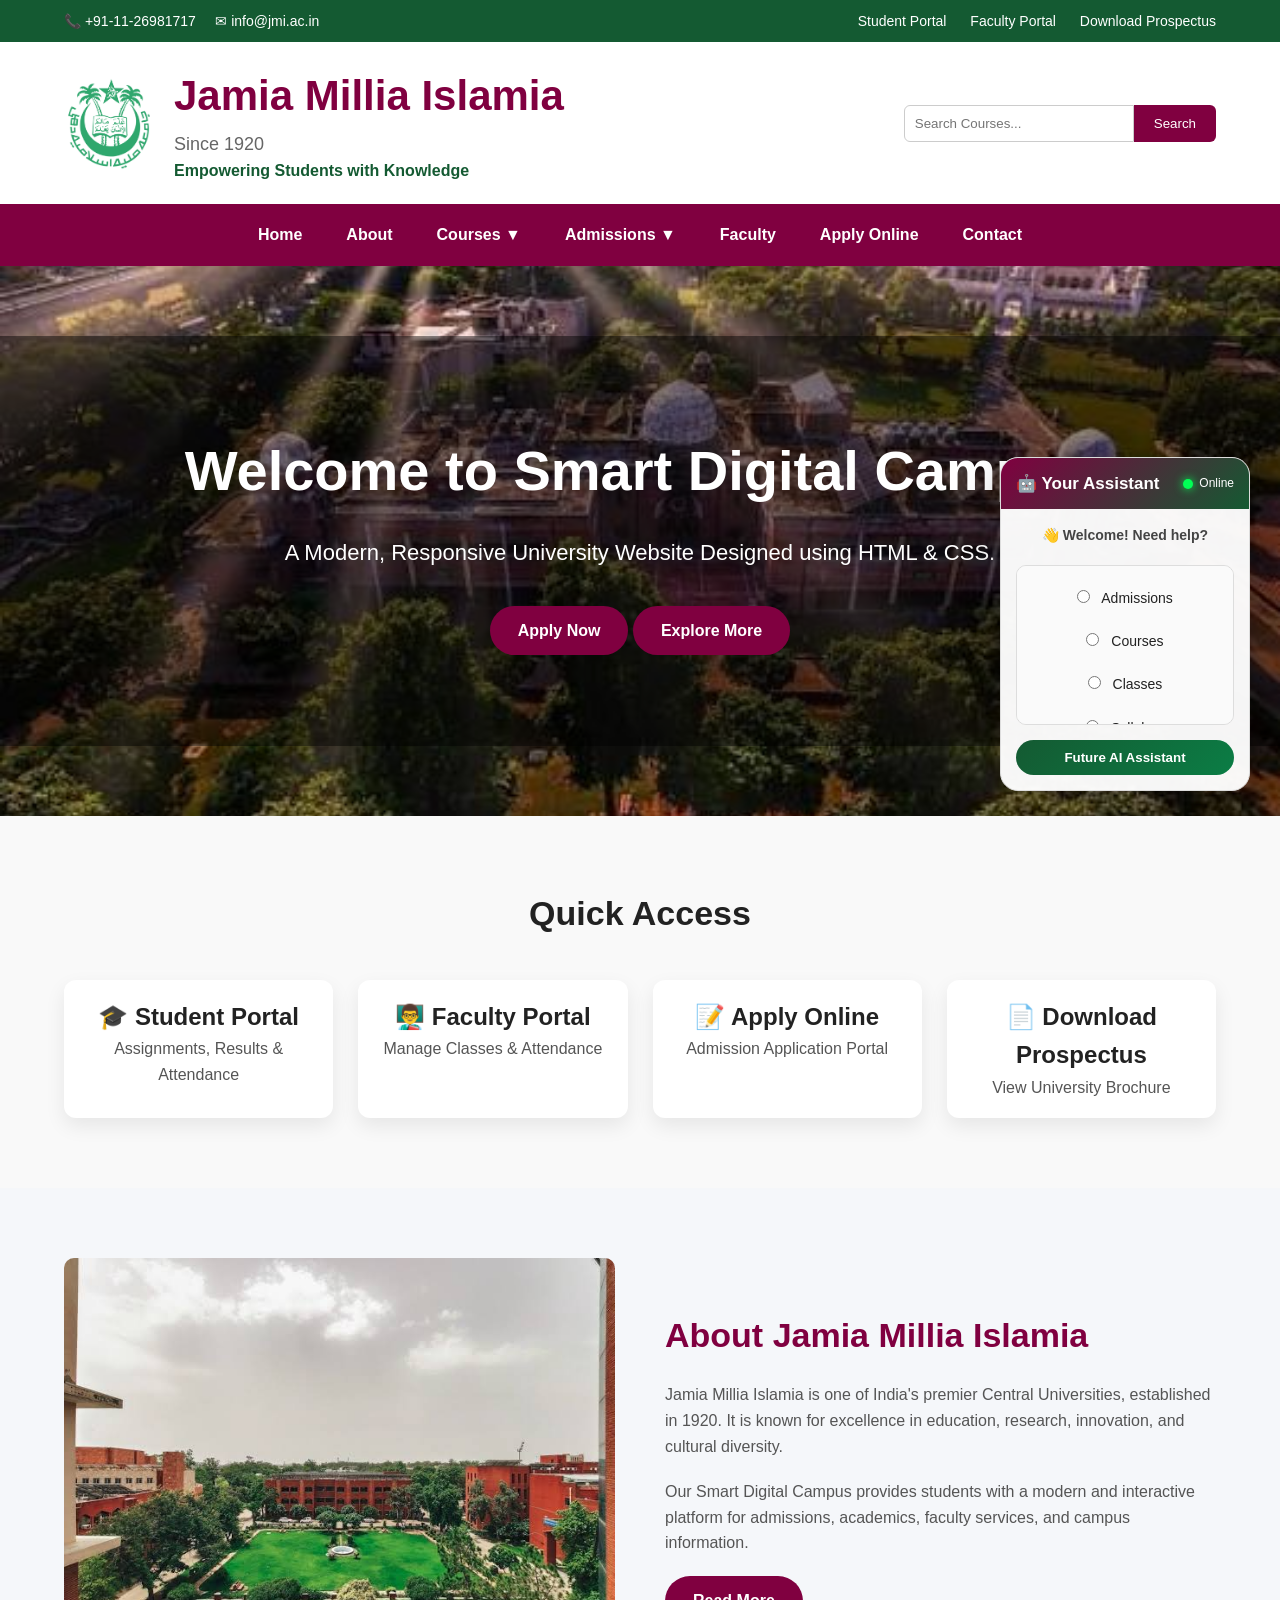
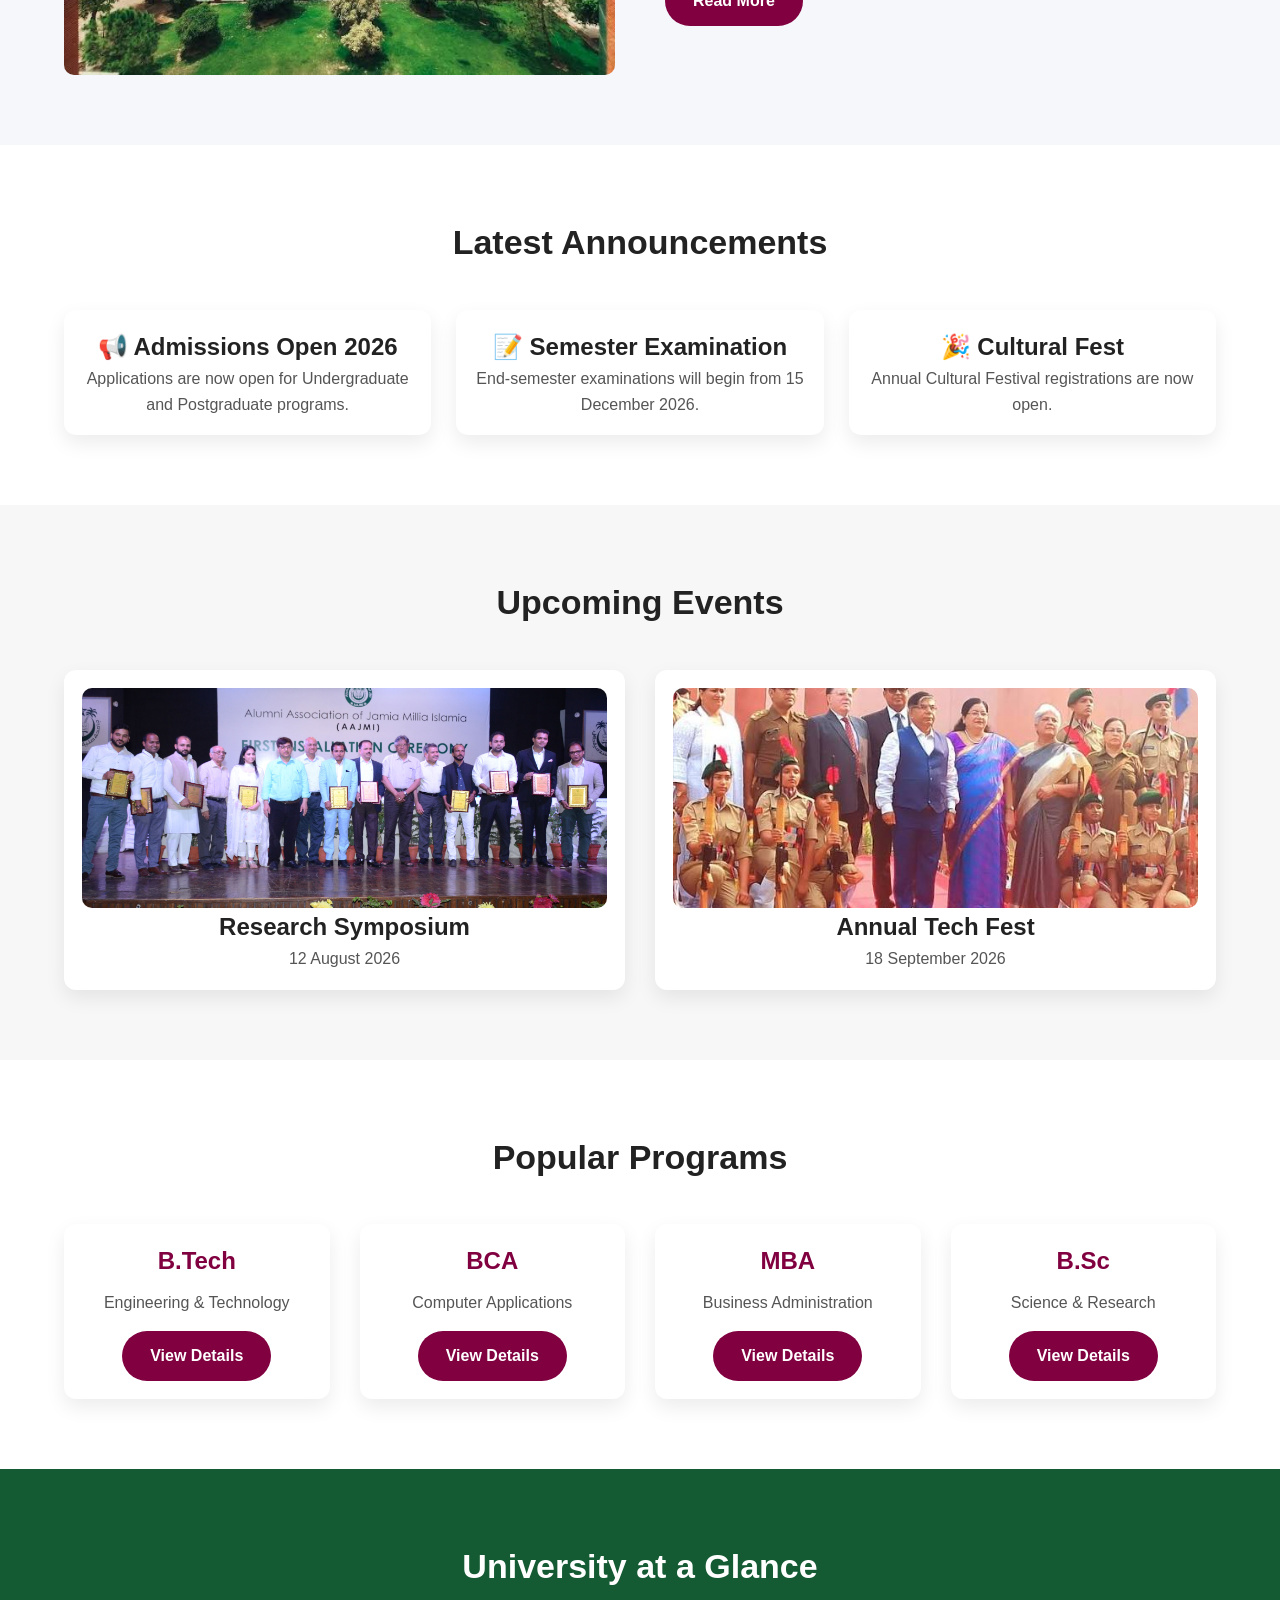
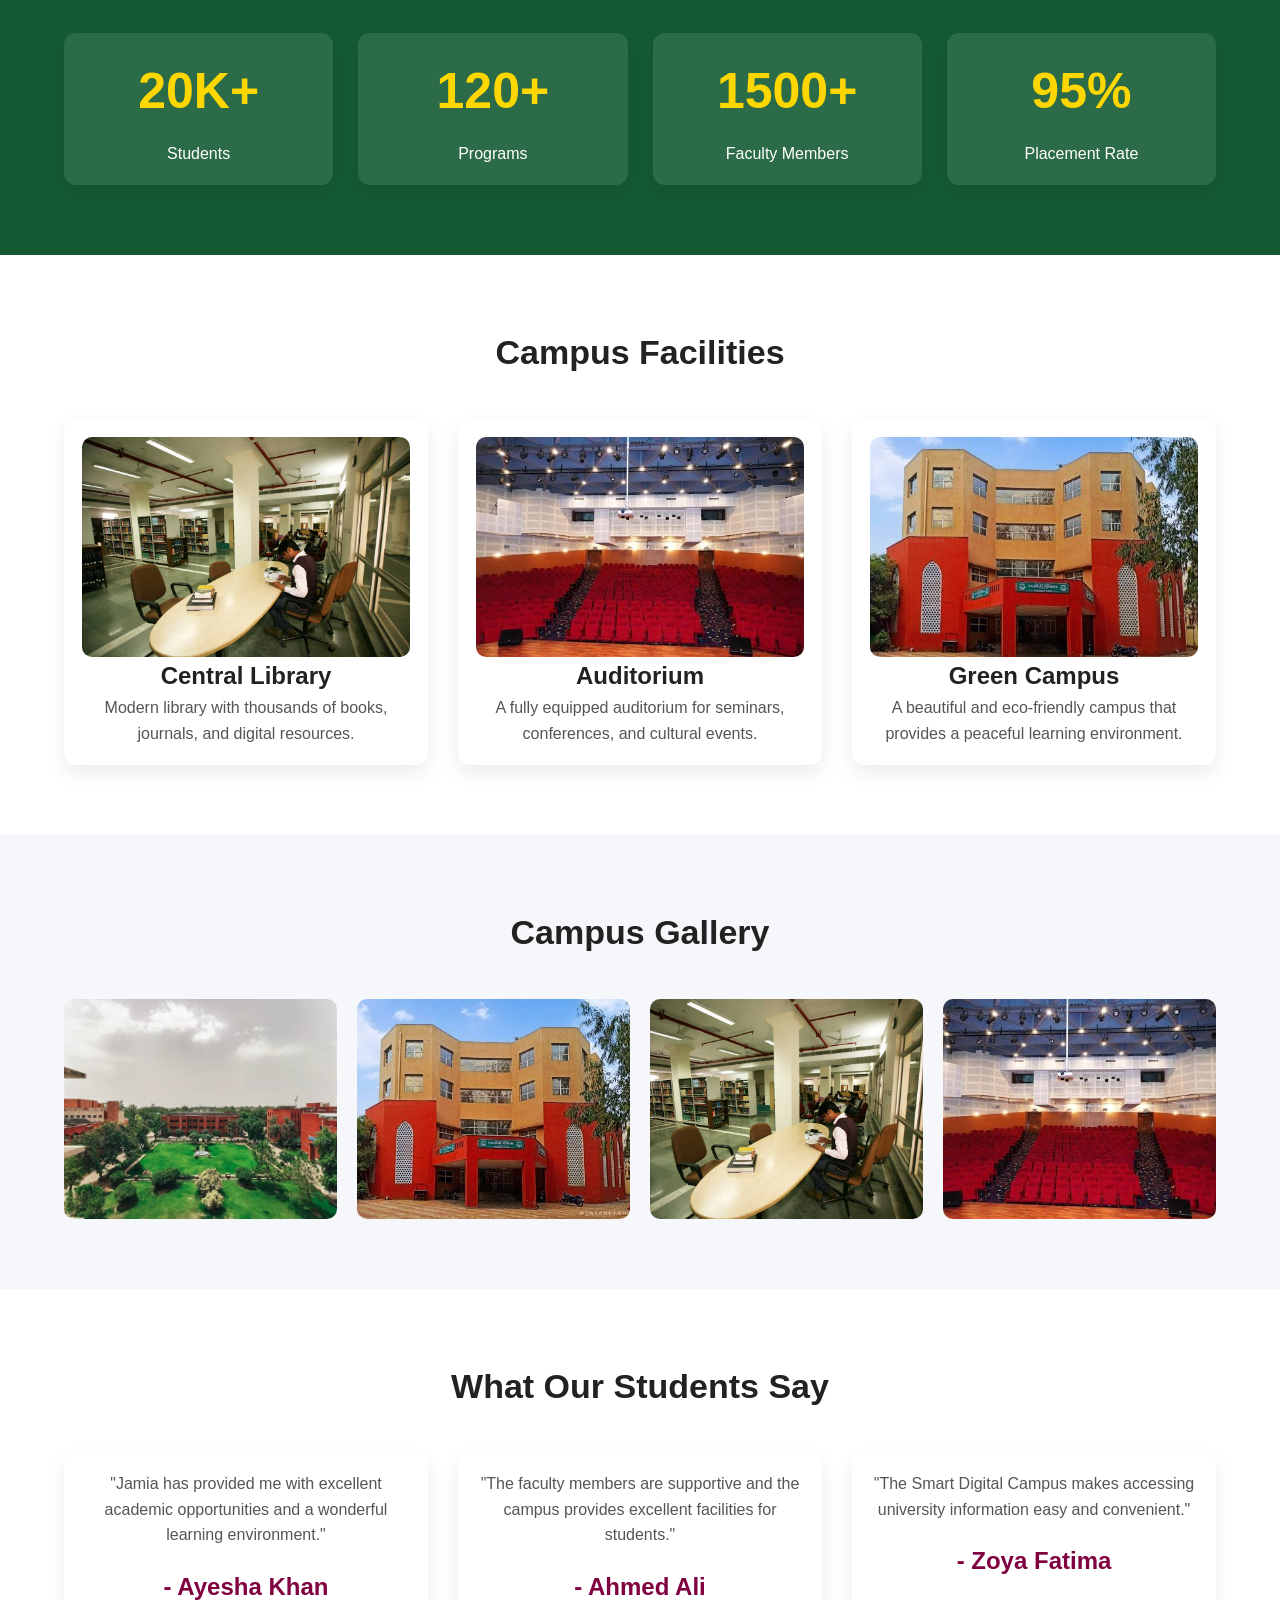
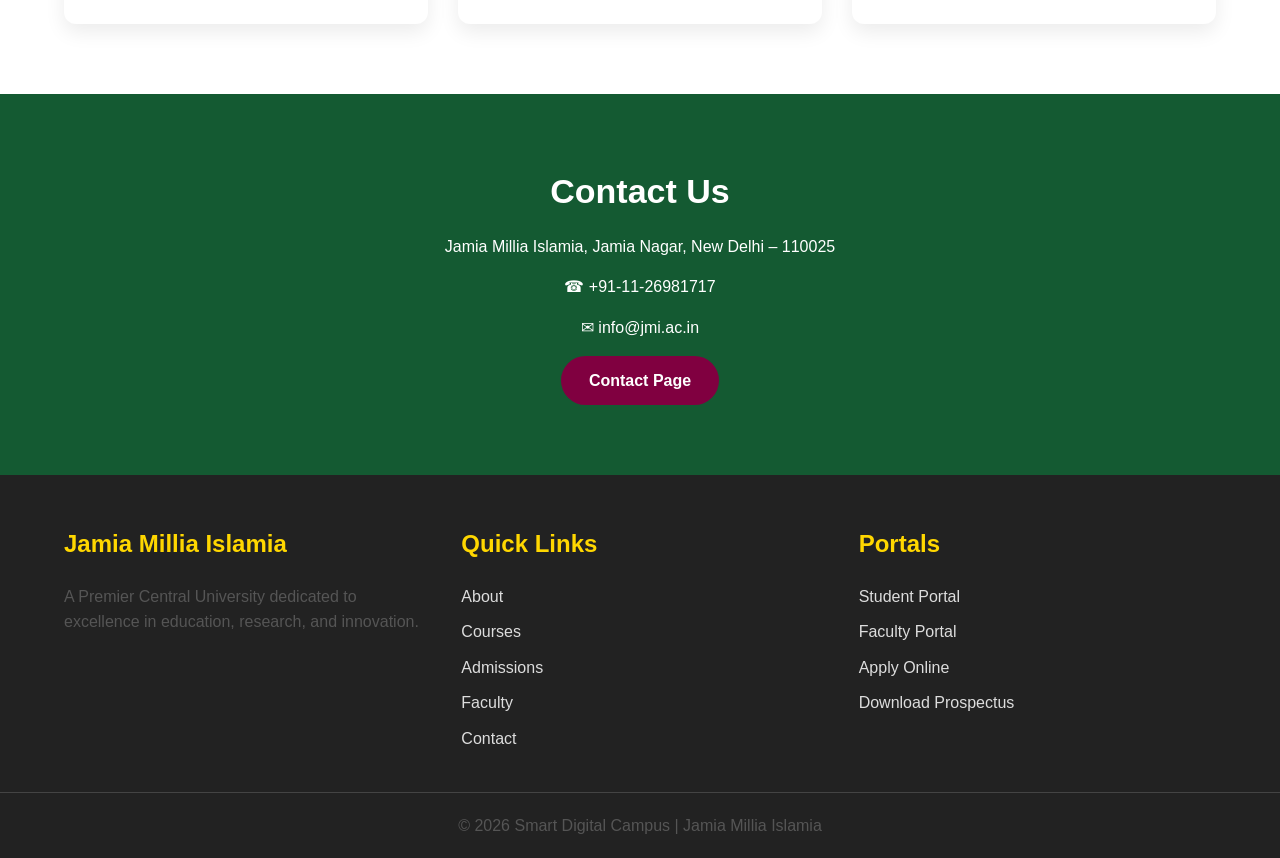
<file: index.html>
<!DOCTYPE html>
<html lang="en">

<head>

    <meta charset="UTF-8">

    <meta name="viewport" content="width=device-width, initial-scale=1.0">

    <title>Smart Digital Campus | Jamia Millia Islamia</title>

    <link rel="stylesheet" href="style.css">

</head>

<body>

    <!-- =======================
         TOP INFORMATION BAR
    ======================== -->

    <div class="top-bar">

        <div class="container top-container">

            <div class="left-info">

                📞 +91-11-26981717

                &nbsp;&nbsp;&nbsp;

                ✉ info@jmi.ac.in

            </div>

            <div class="right-info">

                <a href="student-portal.html">Student Portal</a>

                <a href="faculty-portal.html">Faculty Portal</a>

                <a href="prospectus.html">Download Prospectus</a>

            </div>

        </div>

    </div>



    <!-- =======================
             HEADER
    ======================== -->

    <header>

        <div class="container header-container">

            <!-- Logo -->

            <div class="logo-section">

                <img src="images/logo.png" alt="JMI Logo">

            </div>


            <!-- Title -->

            <div class="title-section">

                <h1>Jamia Millia Islamia</h1>

                <p>Since 1920</p>

                <span>Empowering Students with Knowledge</span>

            </div>


            <!-- Search Box -->

            <div class="search-box">

                <input type="text"

                placeholder="Search Courses...">

                <button>Search</button>

            </div>

        </div>

    </header>



    <!-- =======================
          NAVIGATION BAR
    ======================== -->

<nav>

<ul class="navbar container">

<li><a href="index.html">Home</a></li>

<li><a href="about.html">About</a></li>



<!-- Courses Dropdown -->

<li class="dropdown">

<a href="courses.html">Courses ▼</a>

<ul class="dropdown-menu">

<li><a href="courses.html">Undergraduate</a></li>

<li><a href="courses.html">Postgraduate</a></li>

<li><a href="courses.html">Certificates</a></li>

</ul>

</li>



<!-- Admissions Dropdown -->

<li class="dropdown">

<a href="admissions.html">Admissions ▼</a>

<ul class="dropdown-menu">

<li><a href="admissions.html">School</a></li>

<li><a href="admissions.html">Undergraduate</a></li>

<li><a href="admissions.html">Postgraduate</a></li>

<li><a href="admissions.html">PhD</a></li>

<li><a href="admissions.html">Distance Learning</a></li>

</ul>

</li>



<li><a href="faculty.html">Faculty</a></li>

<li><a href="apply.html">Apply Online</a></li>

<li><a href="contact.html">Contact</a></li>

</ul>

</nav>

<!-- =======================
     HERO SECTION STARTS
======================= -->

<section class="hero">

<div class="hero-overlay">

<div class="container">

<h2>Welcome to Smart Digital Campus</h2>

<p>

A Modern, Responsive University Website

Designed using HTML & CSS.

</p>

<a href="apply.html" class="btn">Apply Now</a>

<a href="about.html" class="btn">Explore More</a>

</div>

</div>
<!-- ================= YOUR ASSISTANT ================= -->

<div class="assistant-box">

    <div class="assistant-head">

        <div class="assistant-name">
            🤖 Your Assistant
        </div>

        <div class="assistant-online">

            <span class="online-dot"></span>

            Online

        </div>

    </div>

    <div class="assistant-body">

        <p class="assistant-text">

            👋 Welcome! Need help?

        </p>

        <div class="menu-box">

            <label>
                <input type="radio" name="help">
                Admissions
            </label>

            <label>
                <input type="radio" name="help">
                Courses
            </label>

            <label>
                <input type="radio" name="help">
                Classes
            </label>

            <label>
                <input type="radio" name="help">
                Syllabus
            </label>

            <label>
                <input type="radio" name="help">
                Fee Structure
            </label>

            <label>
                <input type="radio" name="help">
                Scholarships
            </label>

            <label>
                <input type="radio" name="help">
                Student Portal
            </label>

            <label>
                <input type="radio" name="help">
                Faculty Portal
            </label>

            <label>
                <input type="radio" name="help">
                Examination
            </label>

            <label>
                <input type="radio" name="help">
                Complaint
            </label>

            <label>
                <input type="radio" name="help">
                Contact Office
            </label>

        </div>

        <button class="assistant-button">

            Future AI Assistant

        </button>

    </div>

</div>

<!-- ================================================ -->

</section>
<!-- ==========================
     QUICK LINKS
=========================== -->

<section class="quick-links">

<div class="container">

<h2>Quick Access</h2>

<div class="quick-grid">

<a href="student-portal.html" class="card">
<h3>🎓 Student Portal</h3>
<p>Assignments, Results & Attendance</p>
</a>

<a href="faculty-portal.html" class="card">
<h3>👨‍🏫 Faculty Portal</h3>
<p>Manage Classes & Attendance</p>
</a>

<a href="apply.html" class="card">
<h3>📝 Apply Online</h3>
<p>Admission Application Portal</p>
</a>

<a href="prospectus.html" class="card">
<h3>📄 Download Prospectus</h3>
<p>View University Brochure</p>
</a>

</div>

</div>

</section>

<!-- ==========================
     ABOUT SECTION
=========================== -->

<section class="about">

<div class="container about-container">

<div class="about-image">

<img src="images/campus1.jpg" alt="Campus">

</div>

<div class="about-text">

<h2>About Jamia Millia Islamia</h2>

<p>

Jamia Millia Islamia is one of India's premier Central Universities,
established in 1920. It is known for excellence in education,
research, innovation, and cultural diversity.

</p>

<p>

Our Smart Digital Campus provides students with a modern and
interactive platform for admissions, academics, faculty services,
and campus information.

</p>

<a href="about.html" class="btn">Read More</a>

</div>

</div>

</section>
<!-- ==========================
     ANNOUNCEMENTS
=========================== -->

<section class="announcements">

<div class="container">

<h2>Latest Announcements</h2>

<div class="announcement-list">

<div class="card">
<h3>📢 Admissions Open 2026</h3>
<p>Applications are now open for Undergraduate and Postgraduate programs.</p>
</div>

<div class="card">
<h3>📝 Semester Examination</h3>
<p>End-semester examinations will begin from 15 December 2026.</p>
</div>

<div class="card">
<h3>🎉 Cultural Fest</h3>
<p>Annual Cultural Festival registrations are now open.</p>
</div>

</div>

</div>

</section>



<!-- ==========================
     UPCOMING EVENTS
=========================== -->

<section class="events">

<div class="container">

<h2>Upcoming Events</h2>

<div class="event-grid">

<div class="card">

<img src="images/event1.jpg">

<h3>Research Symposium</h3>

<p>12 August 2026</p>

</div>

<div class="card">

<img src="images/event2.jpg">

<h3>Annual Tech Fest</h3>

<p>18 September 2026</p>

</div>

</div>

</div>

</section>



<!-- ==========================
     POPULAR PROGRAMS
=========================== -->

<section class="programs">

<div class="container">

<h2>Popular Programs</h2>

<div class="program-grid">

<div class="card">

<h3>B.Tech</h3>

<p>Engineering & Technology</p>

<a href="courses.html" class="btn">View Details</a>

</div>

<div class="card">

<h3>BCA</h3>

<p>Computer Applications</p>

<a href="courses.html" class="btn">View Details</a>

</div>

<div class="card">

<h3>MBA</h3>

<p>Business Administration</p>

<a href="courses.html" class="btn">View Details</a>

</div>

<div class="card">

<h3>B.Sc</h3>

<p>Science & Research</p>

<a href="courses.html" class="btn">View Details</a>

</div>

</div>

</div>

</section>



<!-- ==========================
     STATISTICS
=========================== -->

<section class="statistics">

<div class="container">

<h2>University at a Glance</h2>

<div class="stats-grid">

<div class="card">

<h1>20K+</h1>

<p>Students</p>

</div>

<div class="card">

<h1>120+</h1>

<p>Programs</p>

</div>

<div class="card">

<h1>1500+</h1>

<p>Faculty Members</p>

</div>

<div class="card">

<h1>95%</h1>

<p>Placement Rate</p>

</div>

</div>

</div>

</section>
<!-- ==========================
     CAMPUS FACILITIES
========================== -->

<section class="facilities">

<div class="container">

<h2>Campus Facilities</h2>

<div class="facility-grid">

<div class="card">

<img src="images/library.jpg" alt="Library">

<h3>Central Library</h3>

<p>Modern library with thousands of books, journals, and digital resources.</p>

</div>

<div class="card">

<img src="images/auditorium.jpg" alt="Auditorium">

<h3>Auditorium</h3>

<p>A fully equipped auditorium for seminars, conferences, and cultural events.</p>

</div>

<div class="card">

<img src="images/campus2.jpg" alt="Campus">

<h3>Green Campus</h3>

<p>A beautiful and eco-friendly campus that provides a peaceful learning environment.</p>

</div>

</div>

</div>

</section>



<!-- ==========================
     CAMPUS GALLERY
========================== -->

<section class="gallery">

<div class="container">

<h2>Campus Gallery</h2>

<div class="gallery-grid">

<img src="images/campus1.jpg" alt="Campus">

<img src="images/campus2.jpg" alt="Campus">

<img src="images/library.jpg" alt="Library">

<img src="images/auditorium.jpg" alt="Auditorium">

</div>

</div>

</section>



<!-- ==========================
     TESTIMONIALS
========================== -->

<section class="testimonials">

<div class="container">

<h2>What Our Students Say</h2>

<div class="testimonial-grid">

<div class="card">

<p>

"Jamia has provided me with excellent academic opportunities and a wonderful learning environment."

</p>

<h3>- Ayesha Khan</h3>

</div>

<div class="card">

<p>

"The faculty members are supportive and the campus provides excellent facilities for students."

</p>

<h3>- Ahmed Ali</h3>

</div>

<div class="card">

<p>

"The Smart Digital Campus makes accessing university information easy and convenient."

</p>

<h3>- Zoya Fatima</h3>

</div>

</div>

</div>

</section>



<!-- ==========================
     CONTACT
========================== -->

<section class="contact-home">

<div class="container">

<h2>Contact Us</h2>

<p>

Jamia Millia Islamia,

Jamia Nagar,

New Delhi – 110025

</p>

<p>

☎ +91-11-26981717

</p>

<p>

✉ info@jmi.ac.in

</p>

<a href="contact.html" class="btn">

Contact Page

</a>

</div>

</section>



<!-- ==========================
     FOOTER
========================== -->

<footer>

<div class="container footer-grid">

<div>

<h3>Jamia Millia Islamia</h3>

<p>

A Premier Central University dedicated to excellence in education, research, and innovation.

</p>

</div>

<div>

<h3>Quick Links</h3>

<ul>

<li><a href="about.html">About</a></li>

<li><a href="courses.html">Courses</a></li>

<li><a href="admissions.html">Admissions</a></li>

<li><a href="faculty.html">Faculty</a></li>

<li><a href="contact.html">Contact</a></li>

</ul>

</div>

<div>

<h3>Portals</h3>

<ul>

<li><a href="student-portal.html">Student Portal</a></li>

<li><a href="faculty-portal.html">Faculty Portal</a></li>

<li><a href="apply.html">Apply Online</a></li>

<li><a href="prospectus.html">Download Prospectus</a></li>

</ul>

</div>

</div>

<div class="copyright">

<p>

© 2026 Smart Digital Campus | Jamia Millia Islamia

</p>

</div>

</footer>

</body>

</html>
</file>
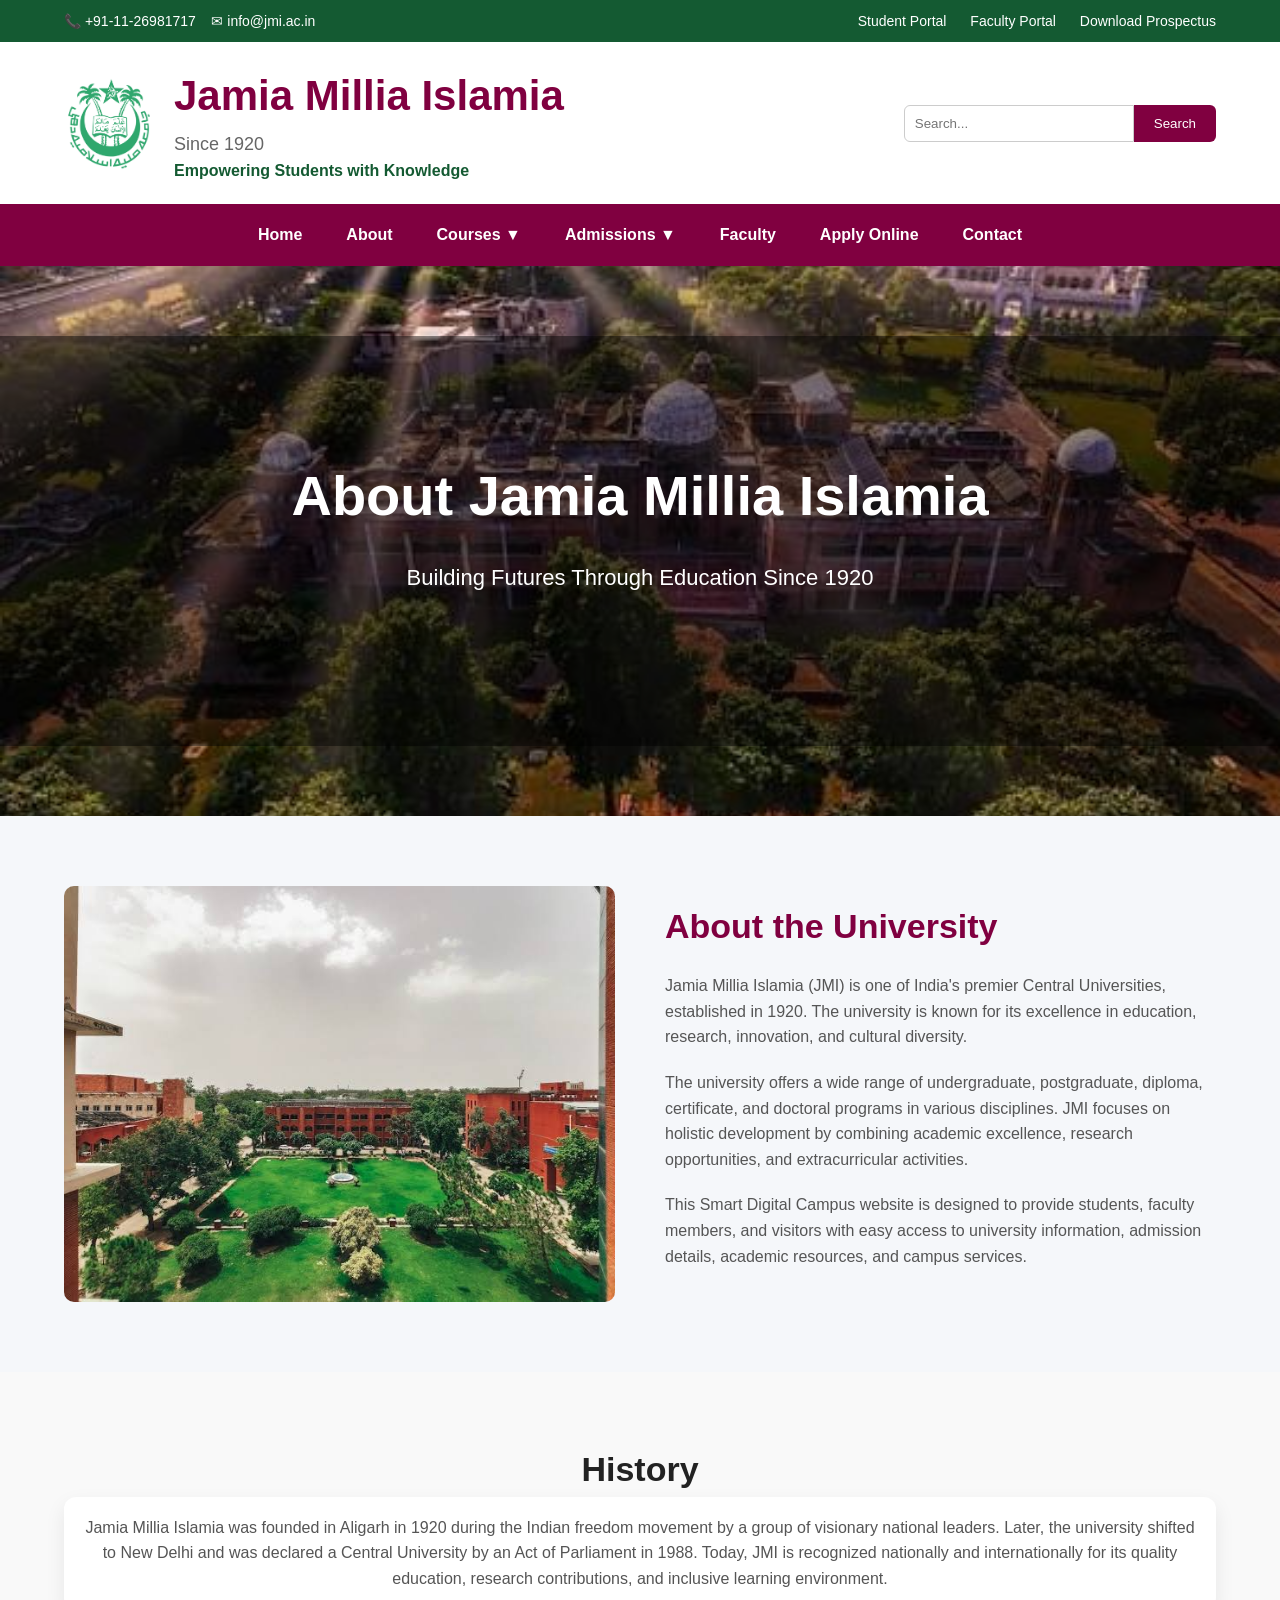
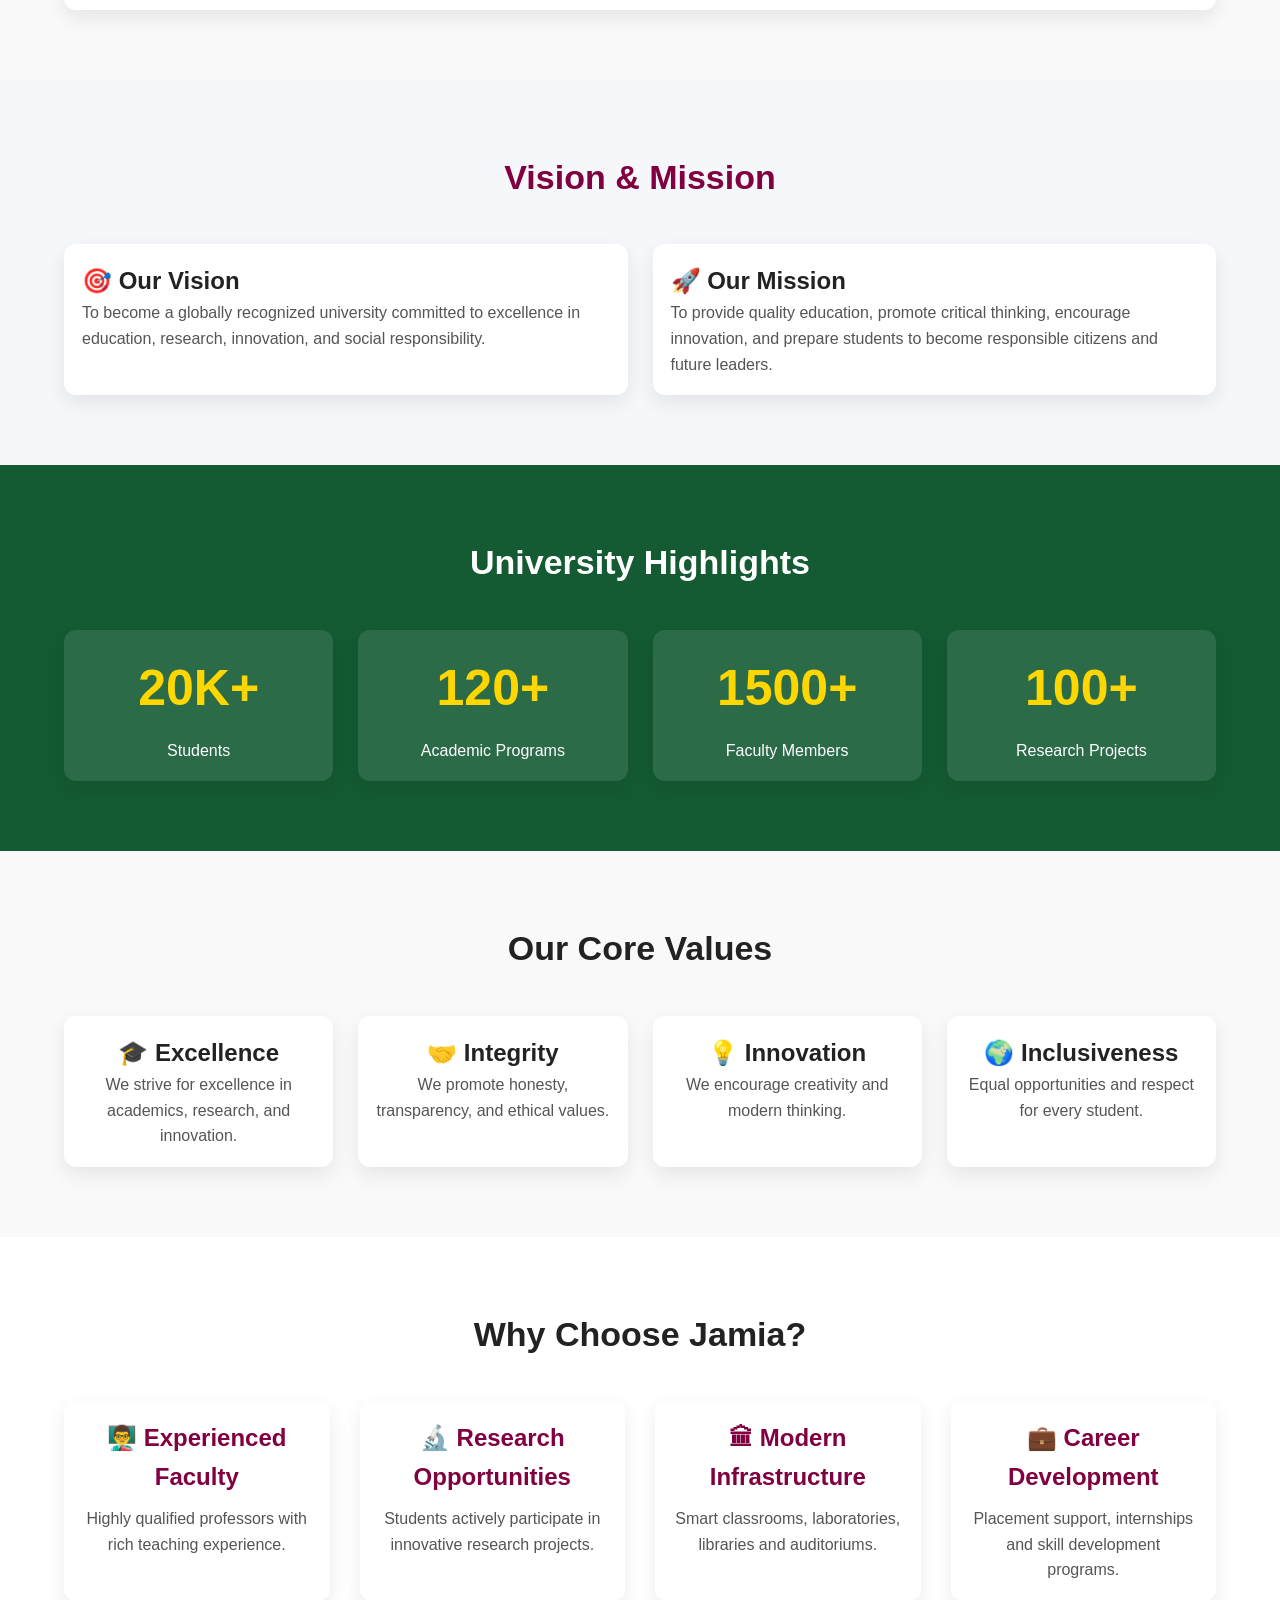
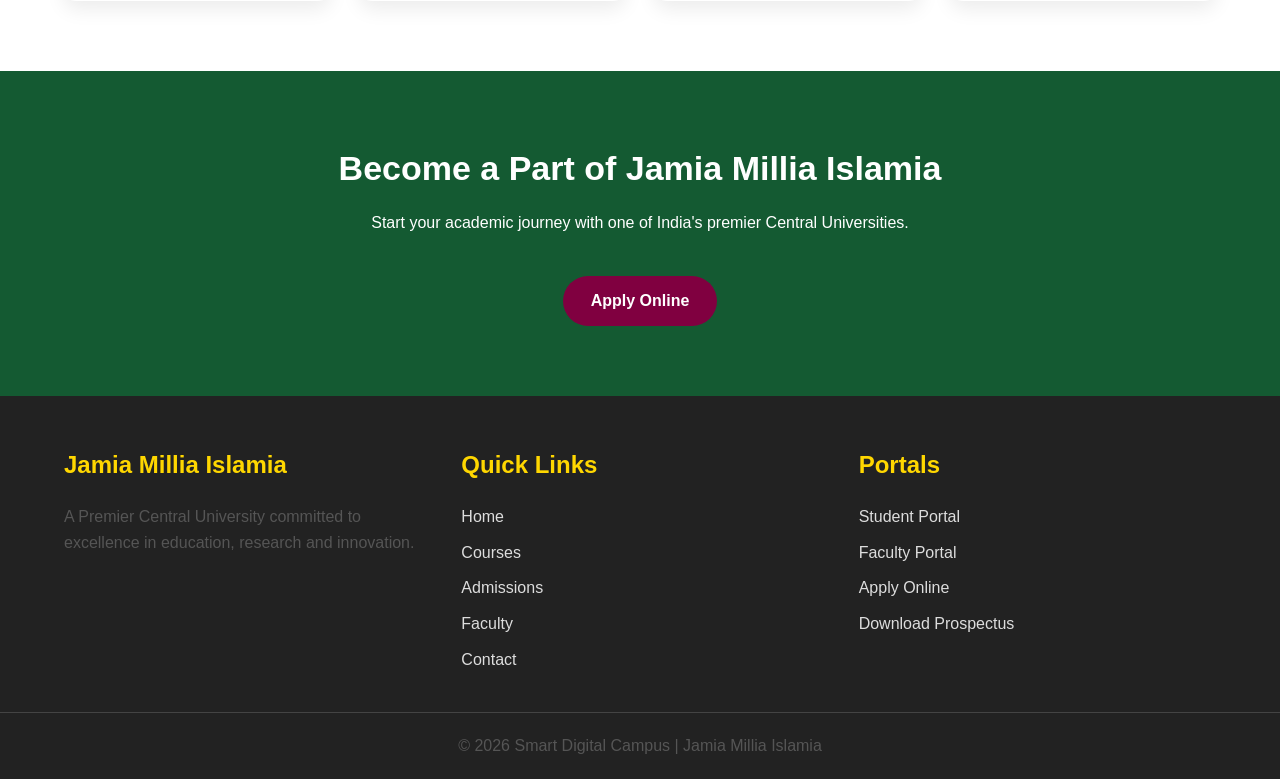
<file: about.html>
<!DOCTYPE html>
<html lang="en">

<head>

<meta charset="UTF-8">

<meta name="viewport" content="width=device-width, initial-scale=1.0">

<title>About | Smart Digital Campus</title>

<link rel="stylesheet" href="style.css">

</head>

<body>

<!-- =======================
TOP INFORMATION BAR
======================= -->

<div class="top-bar">

<div class="container top-container">

<div class="left-info">

📞 +91-11-26981717

&nbsp;&nbsp;

✉ info@jmi.ac.in

</div>

<div class="right-info">

<a href="student-portal.html">Student Portal</a>

<a href="faculty-portal.html">Faculty Portal</a>

<a href="prospectus.html">Download Prospectus</a>

</div>

</div>

</div>

<!-- =======================
HEADER
======================= -->

<header>

<div class="container header-container">

<div class="logo-section">

<img src="images/logo.png" alt="Logo">

</div>

<div class="title-section">

<h1>Jamia Millia Islamia</h1>

<p>Since 1920</p>

<span>Empowering Students with Knowledge</span>

</div>

<div class="search-box">

<input type="text" placeholder="Search...">

<button>Search</button>

</div>

</div>

</header>

<!-- =======================
NAVIGATION
======================= -->

<nav>

<ul class="navbar container">

<li><a href="index.html">Home</a></li>

<li><a href="about.html">About</a></li>

<li class="dropdown">

<a href="courses.html">Courses ▼</a>

<ul class="dropdown-menu">

<li><a href="courses.html">Undergraduate</a></li>

<li><a href="courses.html">Postgraduate</a></li>

<li><a href="courses.html">Certificates</a></li>

</ul>

</li>

<li class="dropdown">

<a href="admissions.html">Admissions ▼</a>

<ul class="dropdown-menu">

<li><a href="admissions.html">School</a></li>

<li><a href="admissions.html">Undergraduate</a></li>

<li><a href="admissions.html">Postgraduate</a></li>

<li><a href="admissions.html">PhD</a></li>

<li><a href="admissions.html">Distance Learning</a></li>

</ul>

</li>

<li><a href="faculty.html">Faculty</a></li>

<li><a href="apply.html">Apply Online</a></li>

<li><a href="contact.html">Contact</a></li>

</ul>

</nav>

<!-- =======================
ABOUT HERO
======================= -->

<section class="hero">

<div class="hero-overlay">

<div class="container">

<h2>About Jamia Millia Islamia</h2>

<p>

Building Futures Through Education Since 1920

</p>

</div>

</div>

</section>

<!-- =======================
ABOUT UNIVERSITY
======================= -->

<section class="about">

<div class="container about-container">

<div class="about-image">

<img src="images/campus1.jpg" alt="Campus">

</div>

<div class="about-text">

<h2>About the University</h2>

<p>

Jamia Millia Islamia (JMI) is one of India's premier Central Universities,
established in 1920. The university is known for its excellence in education,
research, innovation, and cultural diversity.

</p>

<p>

The university offers a wide range of undergraduate, postgraduate,
diploma, certificate, and doctoral programs in various disciplines.
JMI focuses on holistic development by combining academic excellence,
research opportunities, and extracurricular activities.

</p>

<p>

This Smart Digital Campus website is designed to provide students,
faculty members, and visitors with easy access to university information,
admission details, academic resources, and campus services.

</p>

</div>

</div>

</section>

<!-- =======================
HISTORY
======================= -->

<section class="quick-links">

<div class="container">

<h2>History</h2>

<div class="card">

<p>

Jamia Millia Islamia was founded in Aligarh in 1920 during the Indian
freedom movement by a group of visionary national leaders. Later, the
university shifted to New Delhi and was declared a Central University
by an Act of Parliament in 1988.

Today, JMI is recognized nationally and internationally for its quality
education, research contributions, and inclusive learning environment.

</p>

</div>

</div>

</section>

<!-- =======================
VISION & MISSION
======================= -->

<section>

<div class="container">

<h2 style="text-align:center; margin-bottom:40px; color:#800040;">

Vision & Mission

</h2>

<div class="quick-grid">

<div class="card">

<h3>🎯 Our Vision</h3>

<p>

To become a globally recognized university committed to excellence
in education, research, innovation, and social responsibility.

</p>

</div>

<div class="card">

<h3>🚀 Our Mission</h3>

<p>

To provide quality education, promote critical thinking,
encourage innovation, and prepare students to become
responsible citizens and future leaders.

</p>

</div>

</div>

</div>

</section>
<!-- =======================
UNIVERSITY HIGHLIGHTS
======================= -->

<section class="statistics">

<div class="container">

<h2>University Highlights</h2>

<div class="stats-grid">

<div class="card">

<h1>20K+</h1>

<p>Students</p>

</div>

<div class="card">

<h1>120+</h1>

<p>Academic Programs</p>

</div>

<div class="card">

<h1>1500+</h1>

<p>Faculty Members</p>

</div>

<div class="card">

<h1>100+</h1>

<p>Research Projects</p>

</div>

</div>

</div>

</section>



<!-- =======================
CORE VALUES
======================= -->

<section class="quick-links">

<div class="container">

<h2>Our Core Values</h2>

<div class="quick-grid">

<div class="card">

<h3>🎓 Excellence</h3>

<p>

We strive for excellence in academics, research, and innovation.

</p>

</div>

<div class="card">

<h3>🤝 Integrity</h3>

<p>

We promote honesty, transparency, and ethical values.

</p>

</div>

<div class="card">

<h3>💡 Innovation</h3>

<p>

We encourage creativity and modern thinking.

</p>

</div>

<div class="card">

<h3>🌍 Inclusiveness</h3>

<p>

Equal opportunities and respect for every student.

</p>

</div>

</div>

</div>

</section>



<!-- =======================
WHY CHOOSE JMI
======================= -->

<section class="programs">

<div class="container">

<h2>Why Choose Jamia?</h2>

<div class="program-grid">

<div class="card">

<h3>👨‍🏫 Experienced Faculty</h3>

<p>

Highly qualified professors with rich teaching experience.

</p>

</div>

<div class="card">

<h3>🔬 Research Opportunities</h3>

<p>

Students actively participate in innovative research projects.

</p>

</div>

<div class="card">

<h3>🏛 Modern Infrastructure</h3>

<p>

Smart classrooms, laboratories, libraries and auditoriums.

</p>

</div>

<div class="card">

<h3>💼 Career Development</h3>

<p>

Placement support, internships and skill development programs.

</p>

</div>

</div>

</div>

</section>



<!-- =======================
CALL TO ACTION
======================= -->

<section class="contact-home">

<div class="container">

<h2>Become a Part of Jamia Millia Islamia</h2>

<p>

Start your academic journey with one of India's premier Central Universities.

</p>

<br>

<a href="apply.html" class="btn">

Apply Online

</a>

</div>

</section>



<!-- =======================
FOOTER
======================= -->

<footer>

<div class="container footer-grid">

<div>

<h3>Jamia Millia Islamia</h3>

<p>

A Premier Central University committed to excellence in education, research and innovation.

</p>

</div>

<div>

<h3>Quick Links</h3>

<ul>

<li><a href="index.html">Home</a></li>

<li><a href="courses.html">Courses</a></li>

<li><a href="admissions.html">Admissions</a></li>

<li><a href="faculty.html">Faculty</a></li>

<li><a href="contact.html">Contact</a></li>

</ul>

</div>

<div>

<h3>Portals</h3>

<ul>

<li><a href="student-portal.html">Student Portal</a></li>

<li><a href="faculty-portal.html">Faculty Portal</a></li>

<li><a href="apply.html">Apply Online</a></li>

<li><a href="prospectus.html">Download Prospectus</a></li>

</ul>

</div>

</div>

<div class="copyright">

<p>

© 2026 Smart Digital Campus | Jamia Millia Islamia

</p>

</div>

</footer>

</body>

</html>
</file>
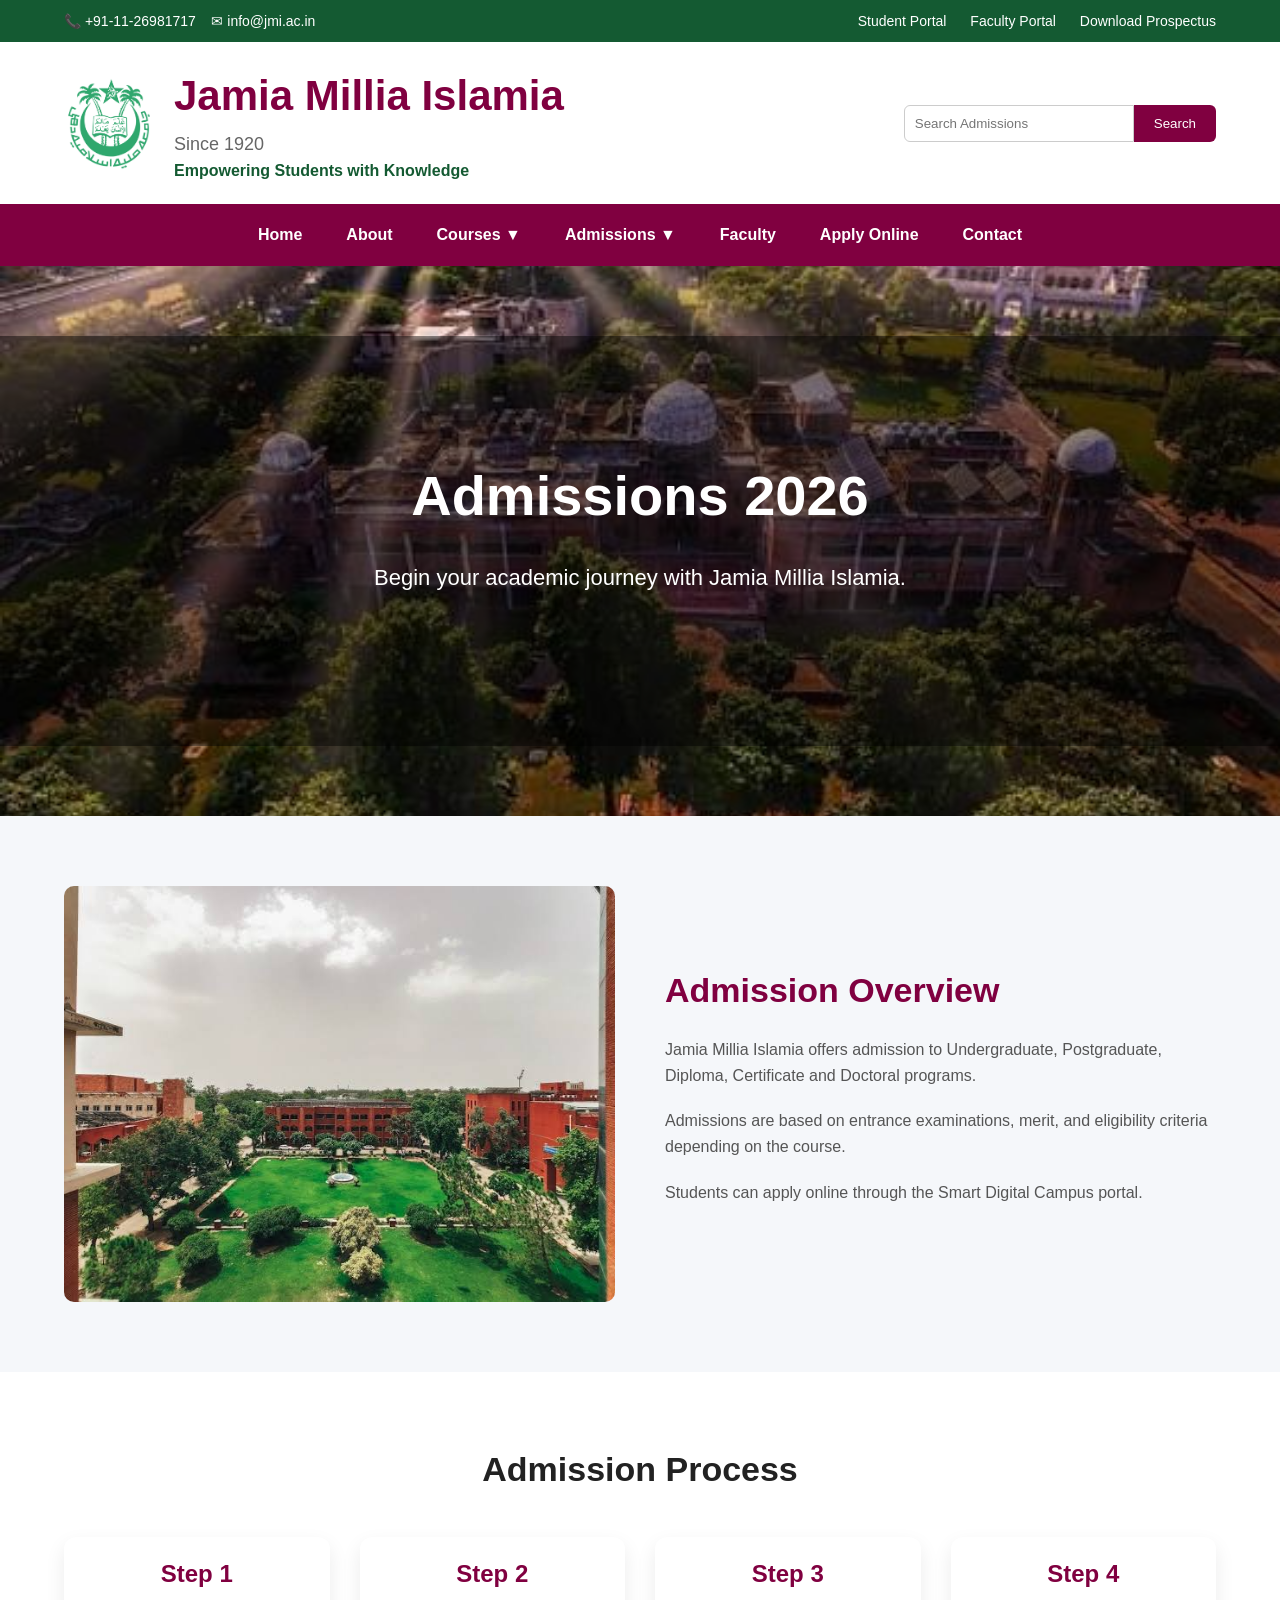
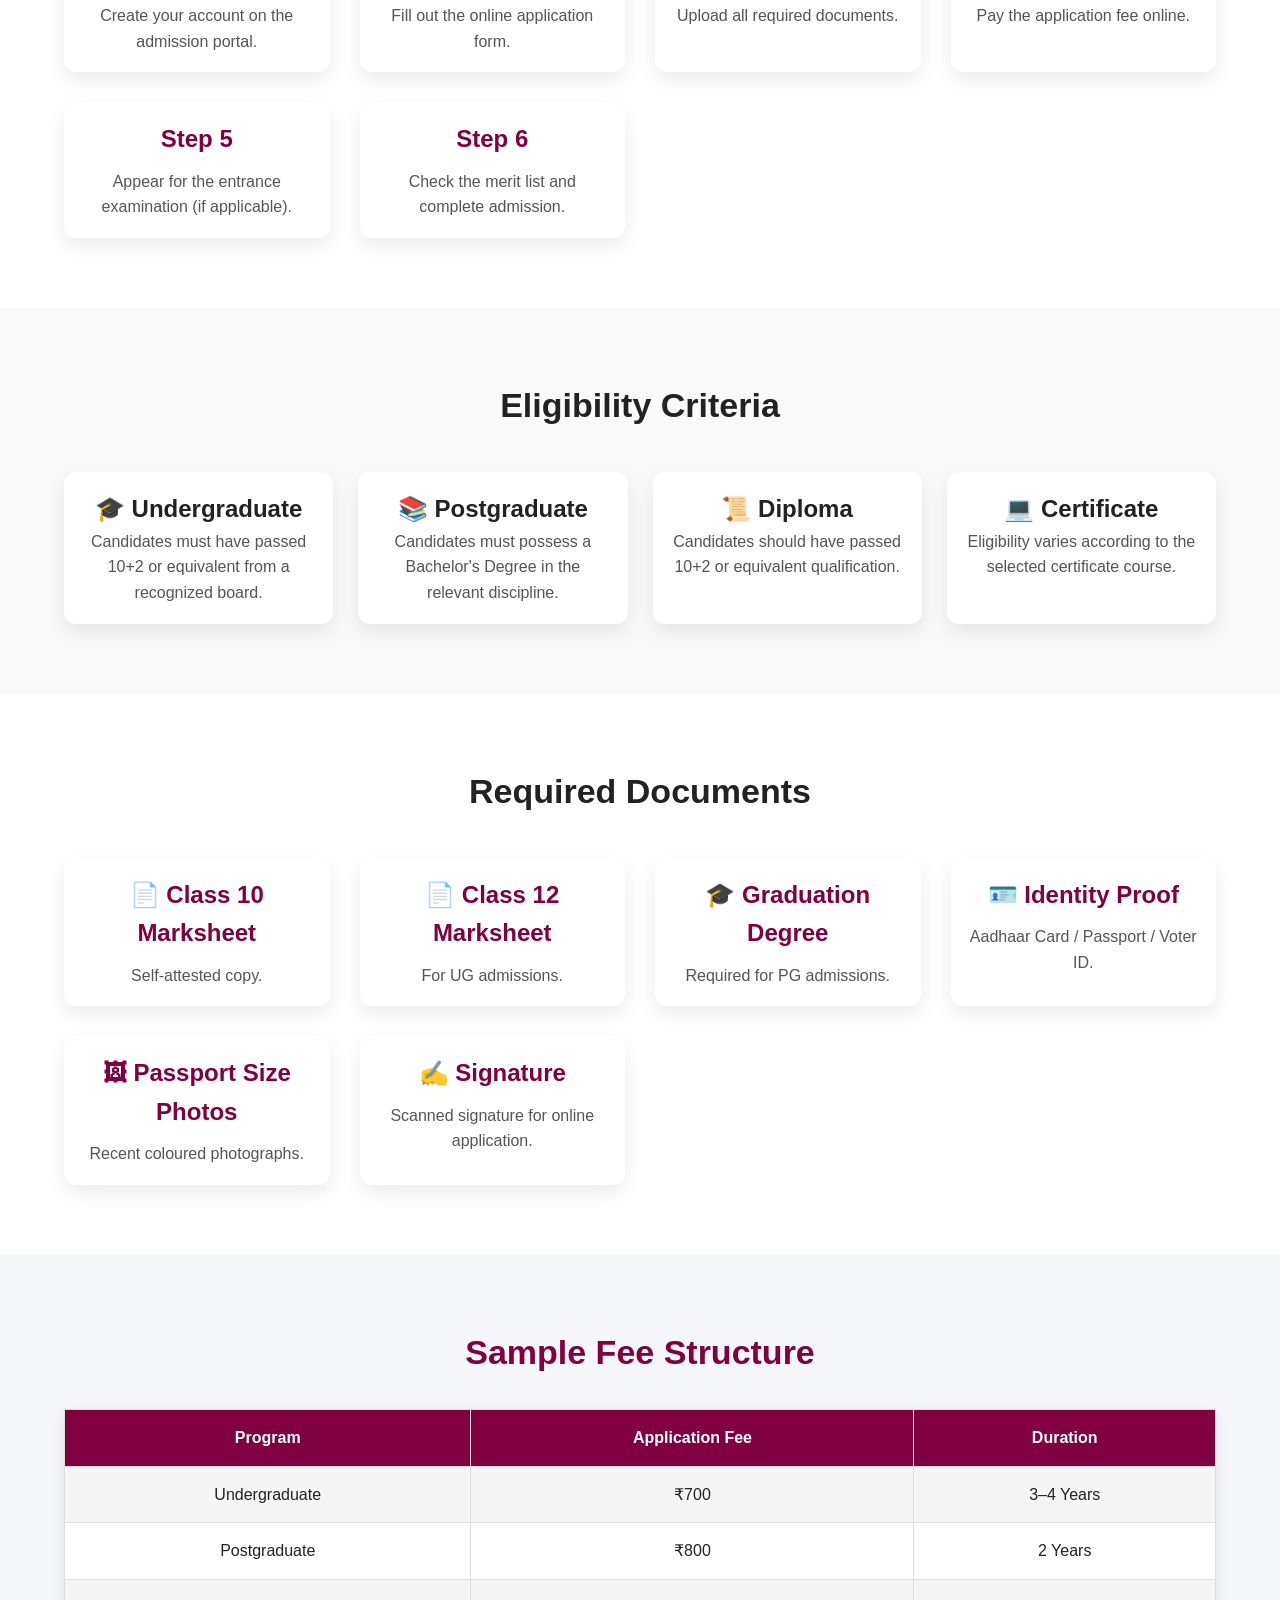
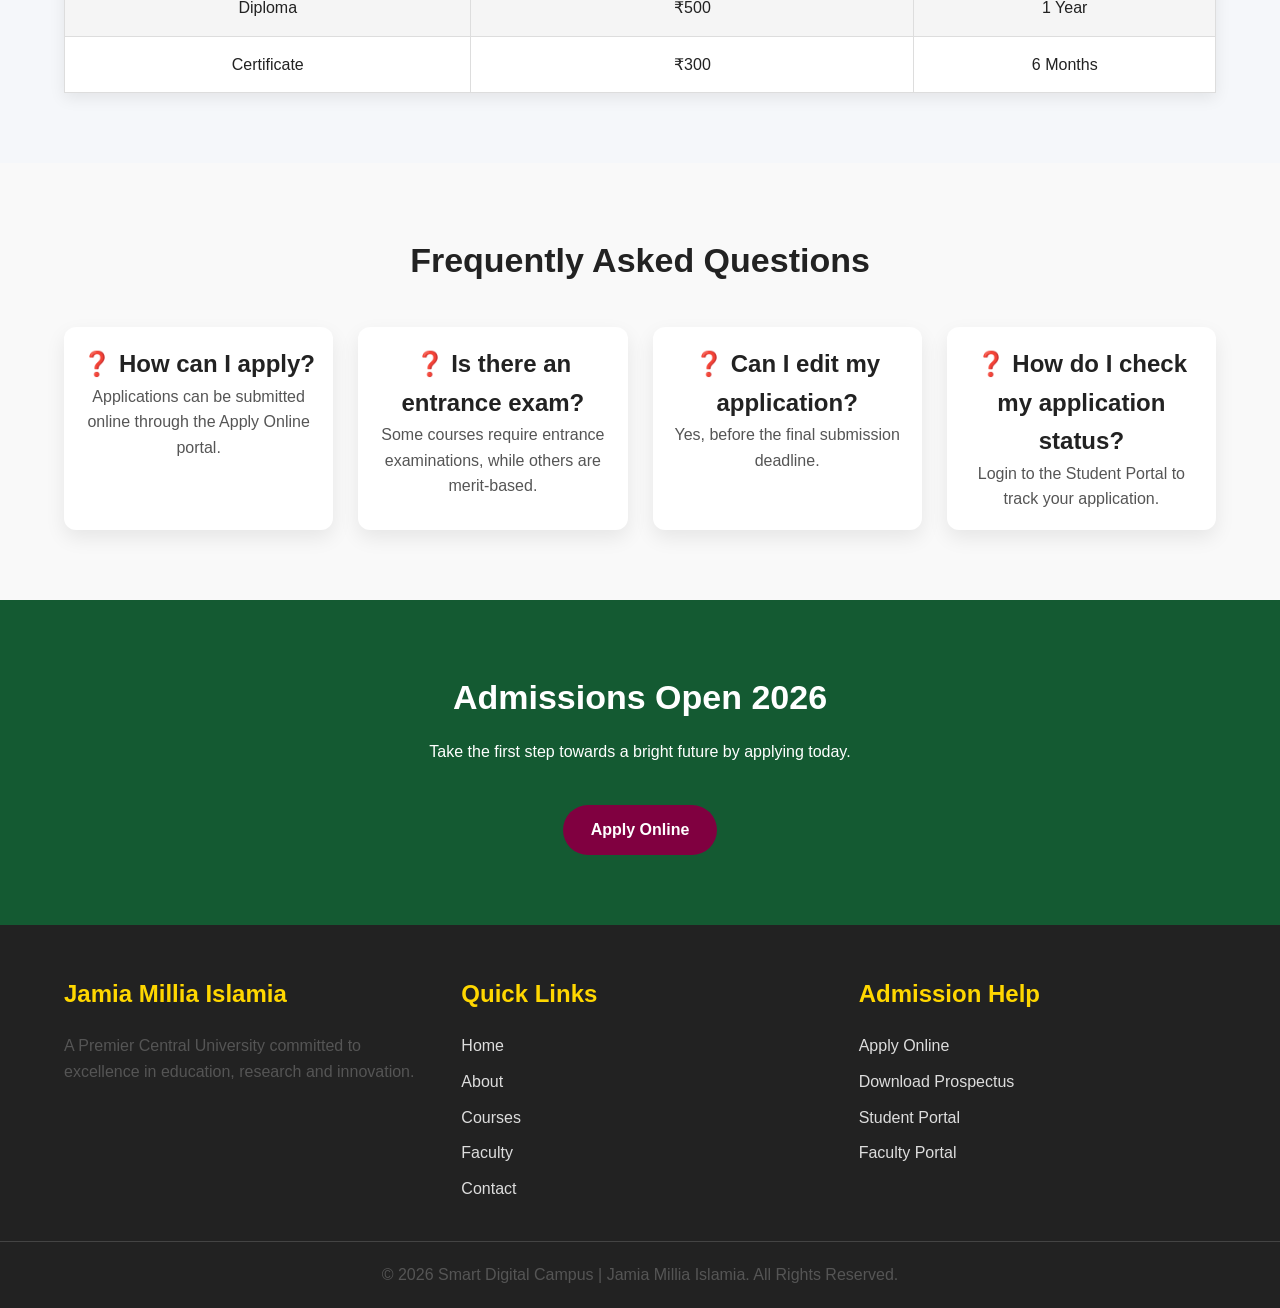
<file: admissions.html>
<!DOCTYPE html>
<html lang="en">

<head>

<meta charset="UTF-8">

<meta name="viewport" content="width=device-width, initial-scale=1.0">

<title>Admissions | Smart Digital Campus</title>

<link rel="stylesheet" href="style.css">

</head>

<body>

<!-- =======================
TOP BAR
======================= -->

<div class="top-bar">

<div class="container top-container">

<div class="left-info">

📞 +91-11-26981717

&nbsp;&nbsp;

✉ info@jmi.ac.in

</div>

<div class="right-info">

<a href="student-portal.html">Student Portal</a>

<a href="faculty-portal.html">Faculty Portal</a>

<a href="prospectus.html">Download Prospectus</a>

</div>

</div>

</div>

<!-- =======================
HEADER
======================= -->

<header>

<div class="container header-container">

<div class="logo-section">

<img src="images/logo.png" alt="JMI Logo">

</div>

<div class="title-section">

<h1>Jamia Millia Islamia</h1>

<p>Since 1920</p>

<span>Empowering Students with Knowledge</span>

</div>

<div class="search-box">

<input type="text" placeholder="Search Admissions">

<button>Search</button>

</div>

</div>

</header>

<!-- =======================
NAVIGATION
======================= -->

<nav>

<ul class="navbar container">

<li><a href="index.html">Home</a></li>

<li><a href="about.html">About</a></li>

<li class="dropdown">

<a href="courses.html">Courses ▼</a>

<ul class="dropdown-menu">

<li><a href="courses.html#ug">Undergraduate</a></li>

<li><a href="courses.html#pg">Postgraduate</a></li>

<li><a href="courses.html#certificate">Certificates</a></li>

</ul>

</li>

<li class="dropdown">

<a href="admissions.html">Admissions ▼</a>

<ul class="dropdown-menu">

<li><a href="#process">Admission Process</a></li>

<li><a href="#eligibility">Eligibility</a></li>

<li><a href="#documents">Documents</a></li>

<li><a href="#fees">Fee Structure</a></li>

</ul>

</li>

<li><a href="faculty.html">Faculty</a></li>

<li><a href="apply.html">Apply Online</a></li>

<li><a href="contact.html">Contact</a></li>

</ul>

</nav>

<!-- =======================
HERO SECTION
======================= -->

<section class="hero">

<div class="hero-overlay">

<div class="container">

<h2>Admissions 2026</h2>

<p>

Begin your academic journey with Jamia Millia Islamia.

</p>

</div>

</div>

</section>

<!-- =======================
INTRODUCTION
======================= -->

<section class="about">

<div class="container about-container">

<div class="about-image">

<img src="images/campus1.jpg" alt="Campus">

</div>

<div class="about-text">

<h2>Admission Overview</h2>

<p>

Jamia Millia Islamia offers admission to Undergraduate,
Postgraduate, Diploma, Certificate and Doctoral programs.

</p>

<p>

Admissions are based on entrance examinations,
merit, and eligibility criteria depending on the course.

</p>

<p>

Students can apply online through the Smart Digital Campus portal.

</p>

</div>

</div>

</section>

<!-- =======================
ADMISSION PROCESS
======================= -->

<section class="programs" id="process">

<div class="container">

<h2>Admission Process</h2>

<div class="program-grid">

<div class="card">

<h3>Step 1</h3>

<p>Create your account on the admission portal.</p>

</div>

<div class="card">

<h3>Step 2</h3>

<p>Fill out the online application form.</p>

</div>

<div class="card">

<h3>Step 3</h3>

<p>Upload all required documents.</p>

</div>

<div class="card">

<h3>Step 4</h3>

<p>Pay the application fee online.</p>

</div>

<div class="card">

<h3>Step 5</h3>

<p>Appear for the entrance examination (if applicable).</p>

</div>

<div class="card">

<h3>Step 6</h3>

<p>Check the merit list and complete admission.</p>

</div>

</div>

</div>

</section>
<!-- =======================
ELIGIBILITY CRITERIA
======================= -->

<section class="quick-links" id="eligibility">

<div class="container">

<h2>Eligibility Criteria</h2>

<div class="quick-grid">

<div class="card">

<h3>🎓 Undergraduate</h3>

<p>

Candidates must have passed 10+2 or equivalent from a recognized board.

</p>

</div>

<div class="card">

<h3>📚 Postgraduate</h3>

<p>

Candidates must possess a Bachelor's Degree in the relevant discipline.

</p>

</div>

<div class="card">

<h3>📜 Diploma</h3>

<p>

Candidates should have passed 10+2 or equivalent qualification.

</p>

</div>

<div class="card">

<h3>💻 Certificate</h3>

<p>

Eligibility varies according to the selected certificate course.

</p>

</div>

</div>

</div>

</section>



<!-- =======================
REQUIRED DOCUMENTS
======================= -->

<section class="programs" id="documents">

<div class="container">

<h2>Required Documents</h2>

<div class="program-grid">

<div class="card">

<h3>📄 Class 10 Marksheet</h3>

<p>Self-attested copy.</p>

</div>

<div class="card">

<h3>📄 Class 12 Marksheet</h3>

<p>For UG admissions.</p>

</div>

<div class="card">

<h3>🎓 Graduation Degree</h3>

<p>Required for PG admissions.</p>

</div>

<div class="card">

<h3>🪪 Identity Proof</h3>

<p>Aadhaar Card / Passport / Voter ID.</p>

</div>

<div class="card">

<h3>🖼 Passport Size Photos</h3>

<p>Recent coloured photographs.</p>

</div>

<div class="card">

<h3>✍ Signature</h3>

<p>Scanned signature for online application.</p>

</div>

</div>

</div>

</section>



<!-- =======================
FEE STRUCTURE
======================= -->

<section id="fees">

<div class="container">

<h2 style="text-align:center; color:#800040; margin-bottom:30px;">

Sample Fee Structure

</h2>

<table class="course-table">

<tr>

<th>Program</th>

<th>Application Fee</th>

<th>Duration</th>

</tr>

<tr>

<td>Undergraduate</td>

<td>₹700</td>

<td>3–4 Years</td>

</tr>

<tr>

<td>Postgraduate</td>

<td>₹800</td>

<td>2 Years</td>

</tr>

<tr>

<td>Diploma</td>

<td>₹500</td>

<td>1 Year</td>

</tr>

<tr>

<td>Certificate</td>

<td>₹300</td>

<td>6 Months</td>

</tr>

</table>

</div>

</section>



<!-- =======================
FREQUENTLY ASKED QUESTIONS
======================= -->

<section class="quick-links">

<div class="container">

<h2>Frequently Asked Questions</h2>

<div class="quick-grid">

<div class="card">

<h3>❓ How can I apply?</h3>

<p>Applications can be submitted online through the Apply Online portal.</p>

</div>

<div class="card">

<h3>❓ Is there an entrance exam?</h3>

<p>Some courses require entrance examinations, while others are merit-based.</p>

</div>

<div class="card">

<h3>❓ Can I edit my application?</h3>

<p>Yes, before the final submission deadline.</p>

</div>

<div class="card">

<h3>❓ How do I check my application status?</h3>

<p>Login to the Student Portal to track your application.</p>

</div>

</div>

</div>

</section>



<!-- =======================
CALL TO ACTION
======================= -->

<section class="contact-home">

<div class="container">

<h2>Admissions Open 2026</h2>

<p>

Take the first step towards a bright future by applying today.

</p>

<br>

<a href="apply.html" class="btn">

Apply Online

</a>

</div>

</section>



<!-- =======================
FOOTER
======================= -->

<footer>

<div class="container footer-grid">

<div>

<h3>Jamia Millia Islamia</h3>

<p>

A Premier Central University committed to excellence in education, research and innovation.

</p>

</div>

<div>

<h3>Quick Links</h3>

<ul>

<li><a href="index.html">Home</a></li>

<li><a href="about.html">About</a></li>

<li><a href="courses.html">Courses</a></li>

<li><a href="faculty.html">Faculty</a></li>

<li><a href="contact.html">Contact</a></li>

</ul>

</div>

<div>

<h3>Admission Help</h3>

<ul>

<li><a href="apply.html">Apply Online</a></li>

<li><a href="prospectus.html">Download Prospectus</a></li>

<li><a href="student-portal.html">Student Portal</a></li>

<li><a href="faculty-portal.html">Faculty Portal</a></li>

</ul>

</div>

</div>

<div class="copyright">

<p>

© 2026 Smart Digital Campus | Jamia Millia Islamia. All Rights Reserved.

</p>

</div>

</footer>

</body>

</html>
</file>
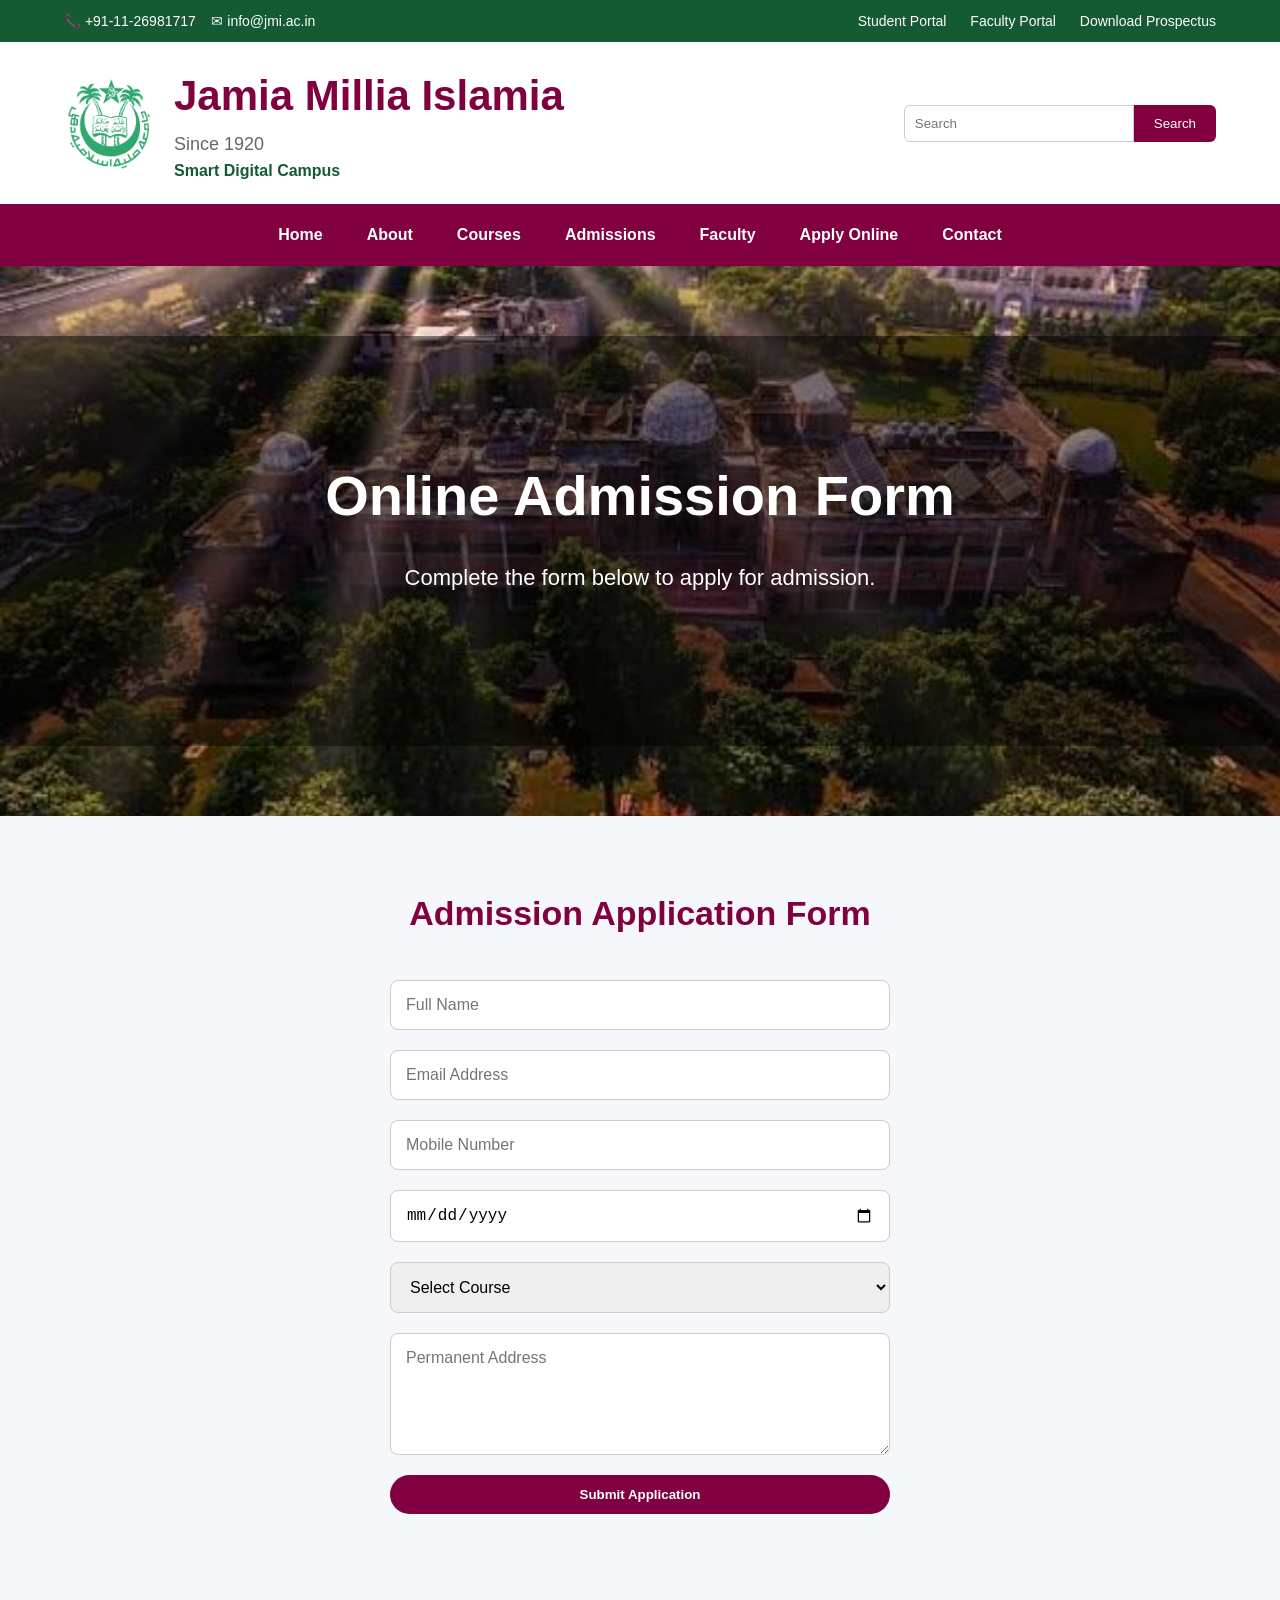
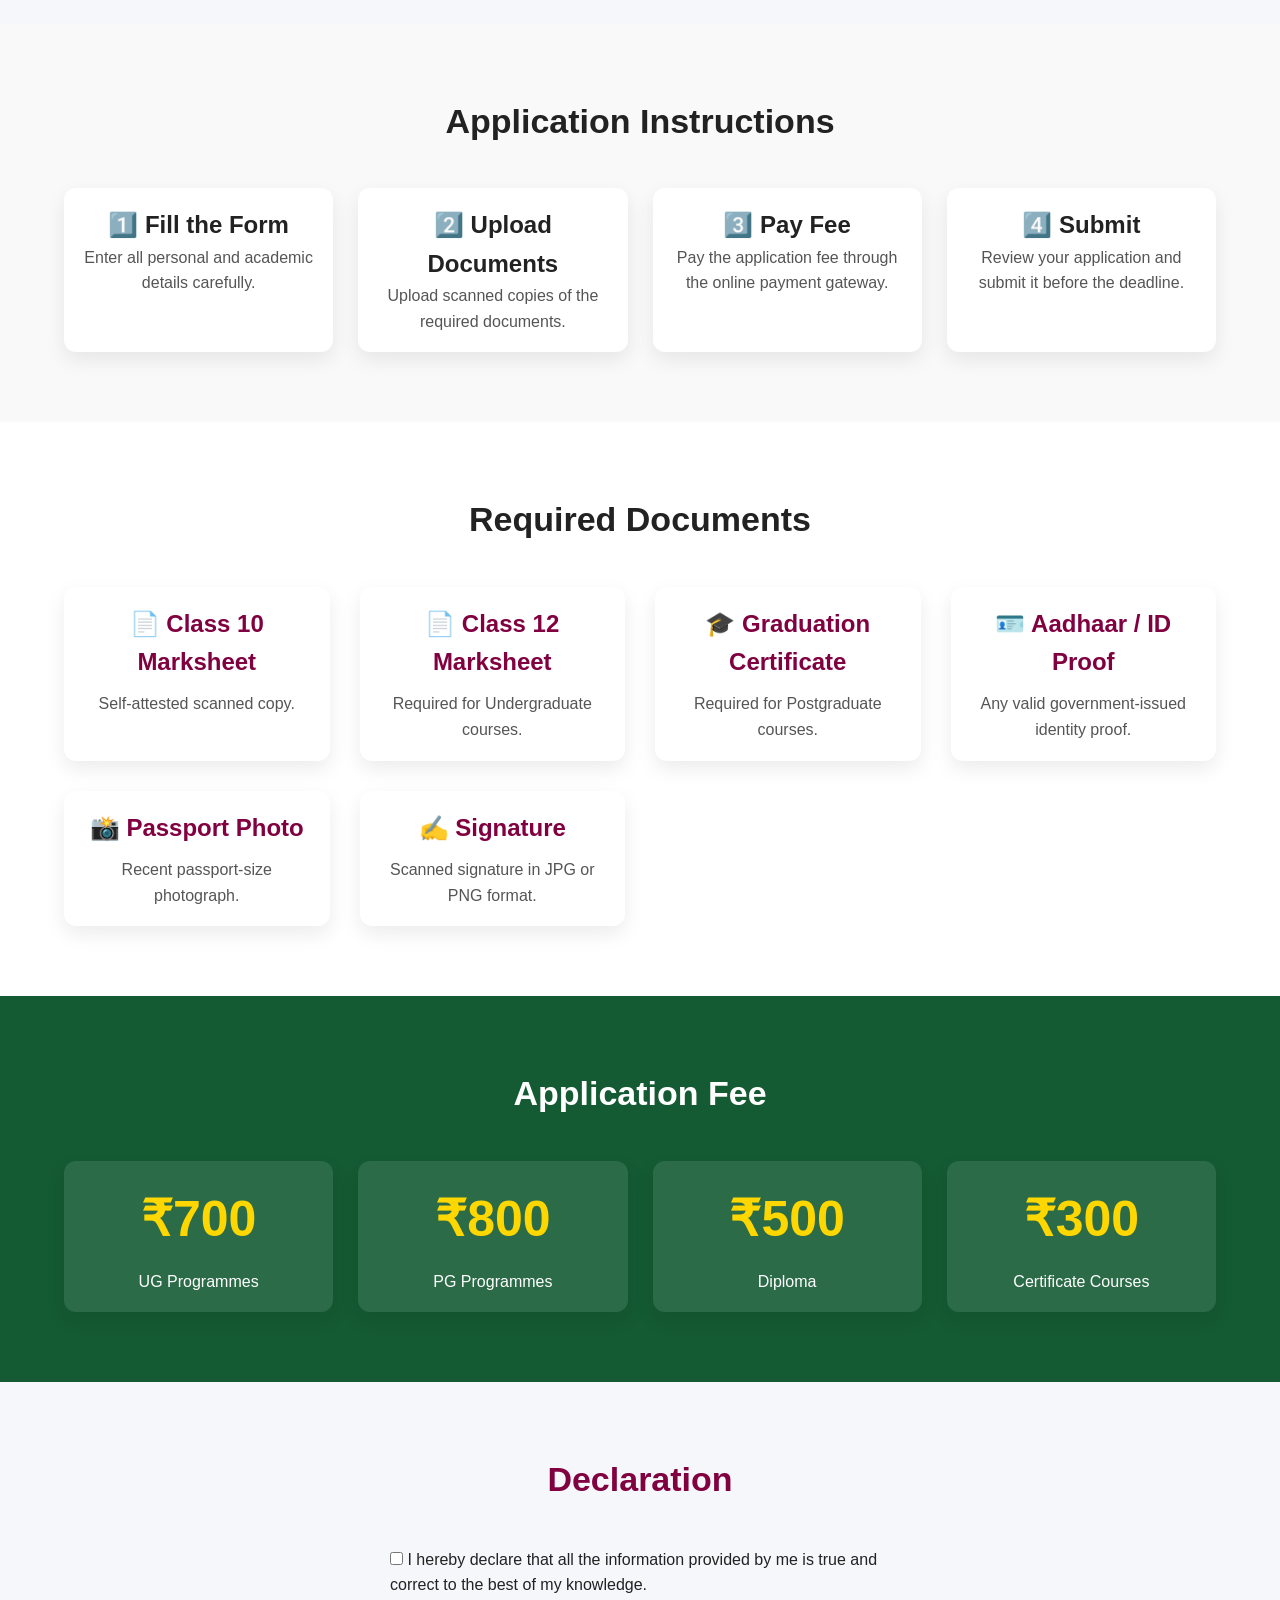
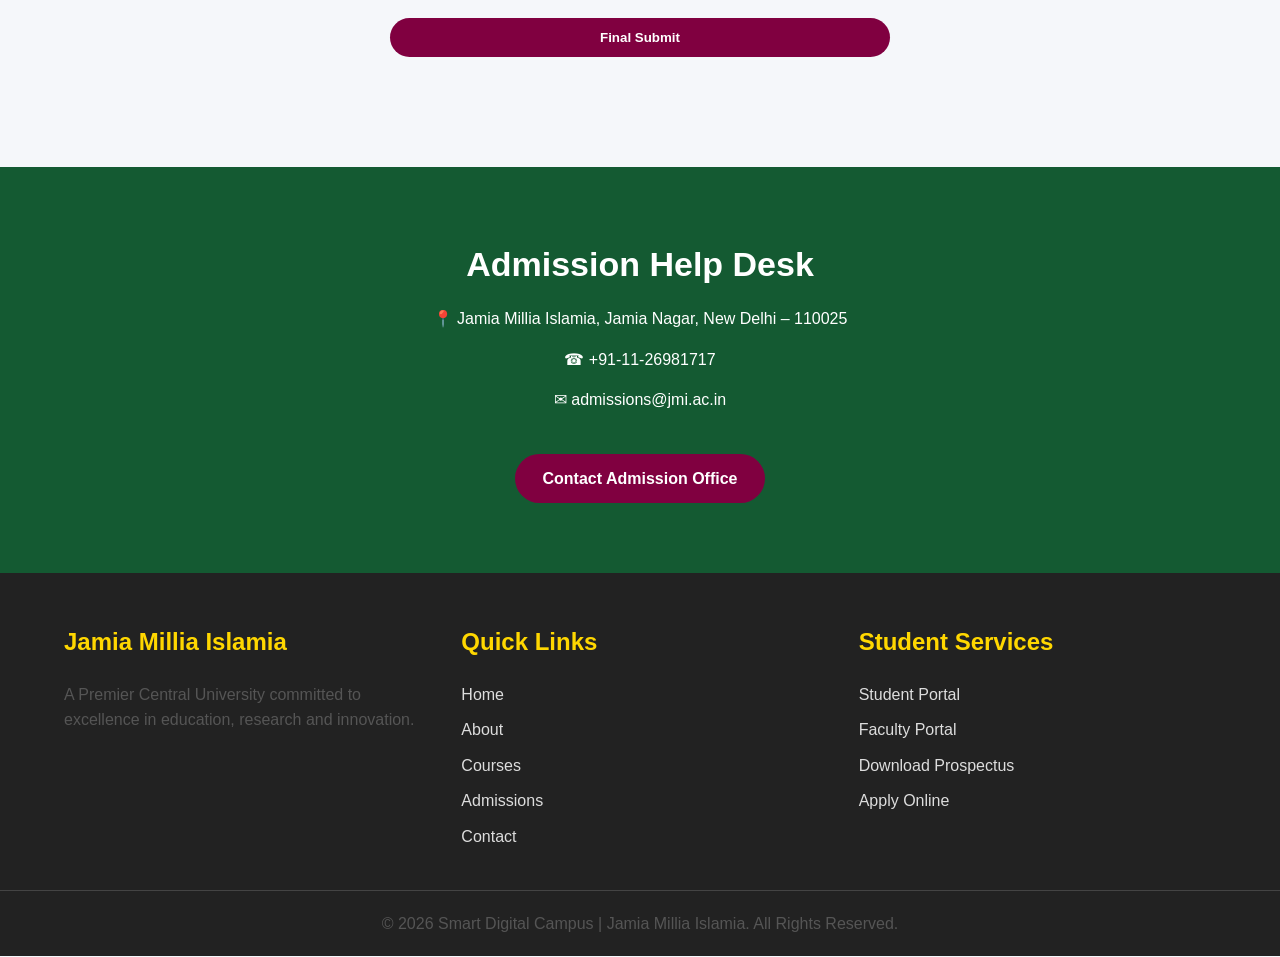
<file: apply.html>
<!DOCTYPE html>

<html lang="en">

<head>

<meta charset="UTF-8">

<meta name="viewport" content="width=device-width, initial-scale=1.0">

<title>Apply Online | Smart Digital Campus</title>

<link rel="stylesheet" href="style.css">

</head>

<body>

<!-- =======================
TOP BAR
======================= -->

<div class="top-bar">

<div class="container top-container">

<div class="left-info">

📞 +91-11-26981717

&nbsp;&nbsp;

✉ info@jmi.ac.in

</div>

<div class="right-info">

<a href="student-portal.html">Student Portal</a>

<a href="faculty-portal.html">Faculty Portal</a>

<a href="prospectus.html">Download Prospectus</a>

</div>

</div>

</div>

<!-- =======================
HEADER
======================= -->

<header>

<div class="container header-container">

<div class="logo-section">

<img src="images/logo.png" alt="Logo">

</div>

<div class="title-section">

<h1>Jamia Millia Islamia</h1>

<p>Since 1920</p>

<span>Smart Digital Campus</span>

</div>

<div class="search-box">

<input type="text" placeholder="Search">

<button>Search</button>

</div>

</div>

</header>

<!-- =======================
NAVIGATION
======================= -->

<nav>

<ul class="navbar container">

<li><a href="index.html">Home</a></li>

<li><a href="about.html">About</a></li>

<li><a href="courses.html">Courses</a></li>

<li><a href="admissions.html">Admissions</a></li>

<li><a href="faculty.html">Faculty</a></li>

<li><a href="apply.html">Apply Online</a></li>

<li><a href="contact.html">Contact</a></li>

</ul>

</nav>

<!-- =======================
HERO
======================= -->

<section class="hero">

<div class="hero-overlay">

<div class="container">

<h2>Online Admission Form</h2>

<p>

Complete the form below to apply for admission.

</p>

</div>

</div>

</section>

<!-- =======================
APPLICATION FORM
======================= -->

<section class="about">

<div class="container">

<h2 style="text-align:center;color:#800040;">

Admission Application Form

</h2>

<form class="login-form">

<input type="text" placeholder="Full Name" required>

<input type="email" placeholder="Email Address" required>

<input type="tel" placeholder="Mobile Number" required>

<input type="date" required>

<select required>

<option>Select Course</option>

<option>B.Tech</option>

<option>BCA</option>

<option>BBA</option>

<option>B.Sc</option>

<option>MCA</option>

<option>MBA</option>

<option>M.Tech</option>

</select>

<textarea rows="5" placeholder="Permanent Address"></textarea>

<button class="btn">

Submit Application

</button>

</form>

</div>

</section>
<!-- =======================
ADMISSION INSTRUCTIONS
======================= -->

<section class="quick-links">

<div class="container">

<h2>Application Instructions</h2>

<div class="quick-grid">

<div class="card">

<h3>1️⃣ Fill the Form</h3>

<p>Enter all personal and academic details carefully.</p>

</div>

<div class="card">

<h3>2️⃣ Upload Documents</h3>

<p>Upload scanned copies of the required documents.</p>

</div>

<div class="card">

<h3>3️⃣ Pay Fee</h3>

<p>Pay the application fee through the online payment gateway.</p>

</div>

<div class="card">

<h3>4️⃣ Submit</h3>

<p>Review your application and submit it before the deadline.</p>

</div>

</div>

</div>

</section>



<!-- =======================
REQUIRED DOCUMENTS
======================= -->

<section class="programs">

<div class="container">

<h2>Required Documents</h2>

<div class="program-grid">

<div class="card">

<h3>📄 Class 10 Marksheet</h3>

<p>Self-attested scanned copy.</p>

</div>

<div class="card">

<h3>📄 Class 12 Marksheet</h3>

<p>Required for Undergraduate courses.</p>

</div>

<div class="card">

<h3>🎓 Graduation Certificate</h3>

<p>Required for Postgraduate courses.</p>

</div>

<div class="card">

<h3>🪪 Aadhaar / ID Proof</h3>

<p>Any valid government-issued identity proof.</p>

</div>

<div class="card">

<h3>📸 Passport Photo</h3>

<p>Recent passport-size photograph.</p>

</div>

<div class="card">

<h3>✍ Signature</h3>

<p>Scanned signature in JPG or PNG format.</p>

</div>

</div>

</div>

</section>



<!-- =======================
APPLICATION FEE
======================= -->

<section class="statistics">

<div class="container">

<h2>Application Fee</h2>

<div class="stats-grid">

<div class="card">

<h1>₹700</h1>

<p>UG Programmes</p>

</div>

<div class="card">

<h1>₹800</h1>

<p>PG Programmes</p>

</div>

<div class="card">

<h1>₹500</h1>

<p>Diploma</p>

</div>

<div class="card">

<h1>₹300</h1>

<p>Certificate Courses</p>

</div>

</div>

</div>

</section>



<!-- =======================
DECLARATION
======================= -->

<section class="about">

<div class="container">

<h2 style="text-align:center;color:#800040;">

Declaration

</h2>

<form class="login-form">

<label>

<input type="checkbox" required>

I hereby declare that all the information provided by me is true and correct to the best of my knowledge.

</label>

<button class="btn">

Final Submit

</button>

</form>

</div>

</section>



<!-- =======================
HELP DESK
======================= -->

<section class="contact-home">

<div class="container">

<h2>Admission Help Desk</h2>

<p>

📍 Jamia Millia Islamia, Jamia Nagar, New Delhi – 110025

</p>

<p>

☎ +91-11-26981717

</p>

<p>

✉ admissions@jmi.ac.in

</p>

<br>

<a href="contact.html" class="btn">

Contact Admission Office

</a>

</div>

</section>



<!-- =======================
FOOTER
======================= -->

<footer>

<div class="container footer-grid">

<div>

<h3>Jamia Millia Islamia</h3>

<p>

A Premier Central University committed to excellence in education, research and innovation.

</p>

</div>

<div>

<h3>Quick Links</h3>

<ul>

<li><a href="index.html">Home</a></li>

<li><a href="about.html">About</a></li>

<li><a href="courses.html">Courses</a></li>

<li><a href="admissions.html">Admissions</a></li>

<li><a href="contact.html">Contact</a></li>

</ul>

</div>

<div>

<h3>Student Services</h3>

<ul>

<li><a href="student-portal.html">Student Portal</a></li>

<li><a href="faculty-portal.html">Faculty Portal</a></li>

<li><a href="prospectus.html">Download Prospectus</a></li>

<li><a href="apply.html">Apply Online</a></li>

</ul>

</div>

</div>

<div class="copyright">

<p>

© 2026 Smart Digital Campus | Jamia Millia Islamia. All Rights Reserved.

</p>

</div>

</footer>

</body>

</html>
</file>
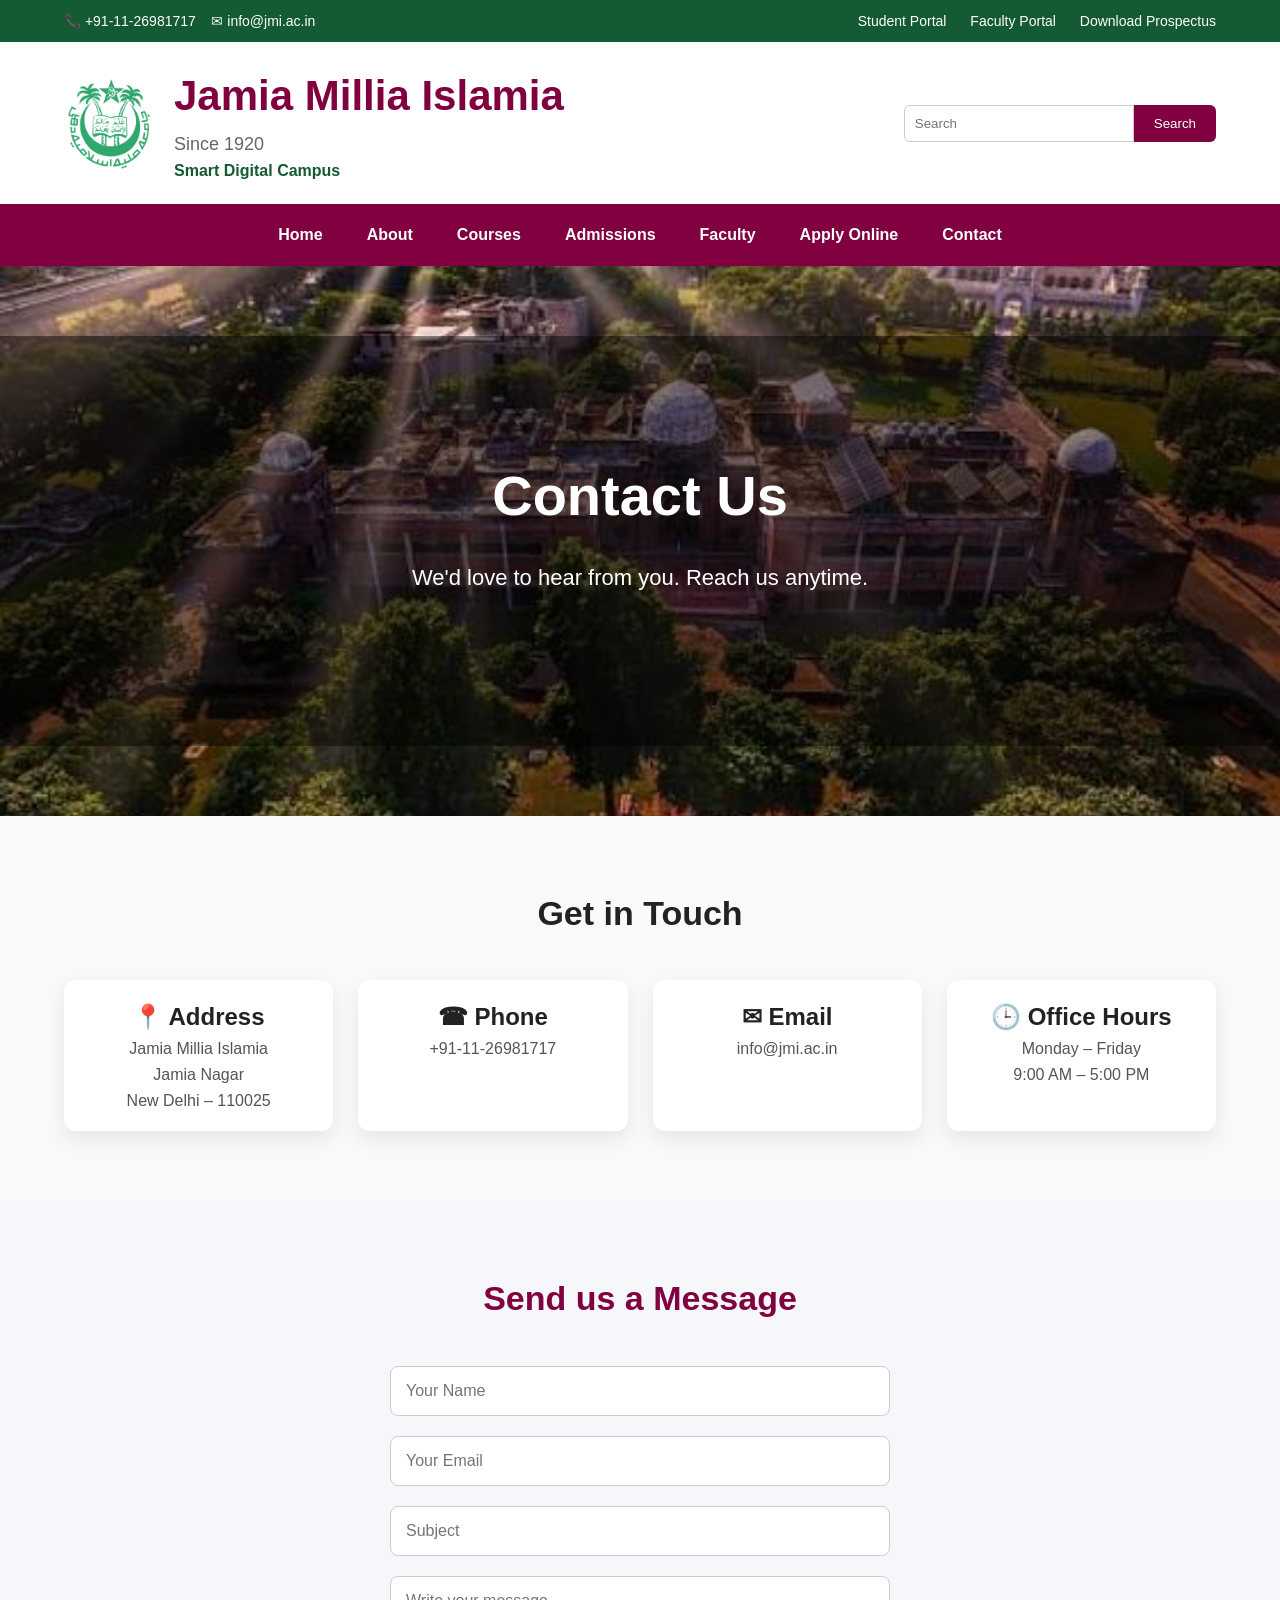
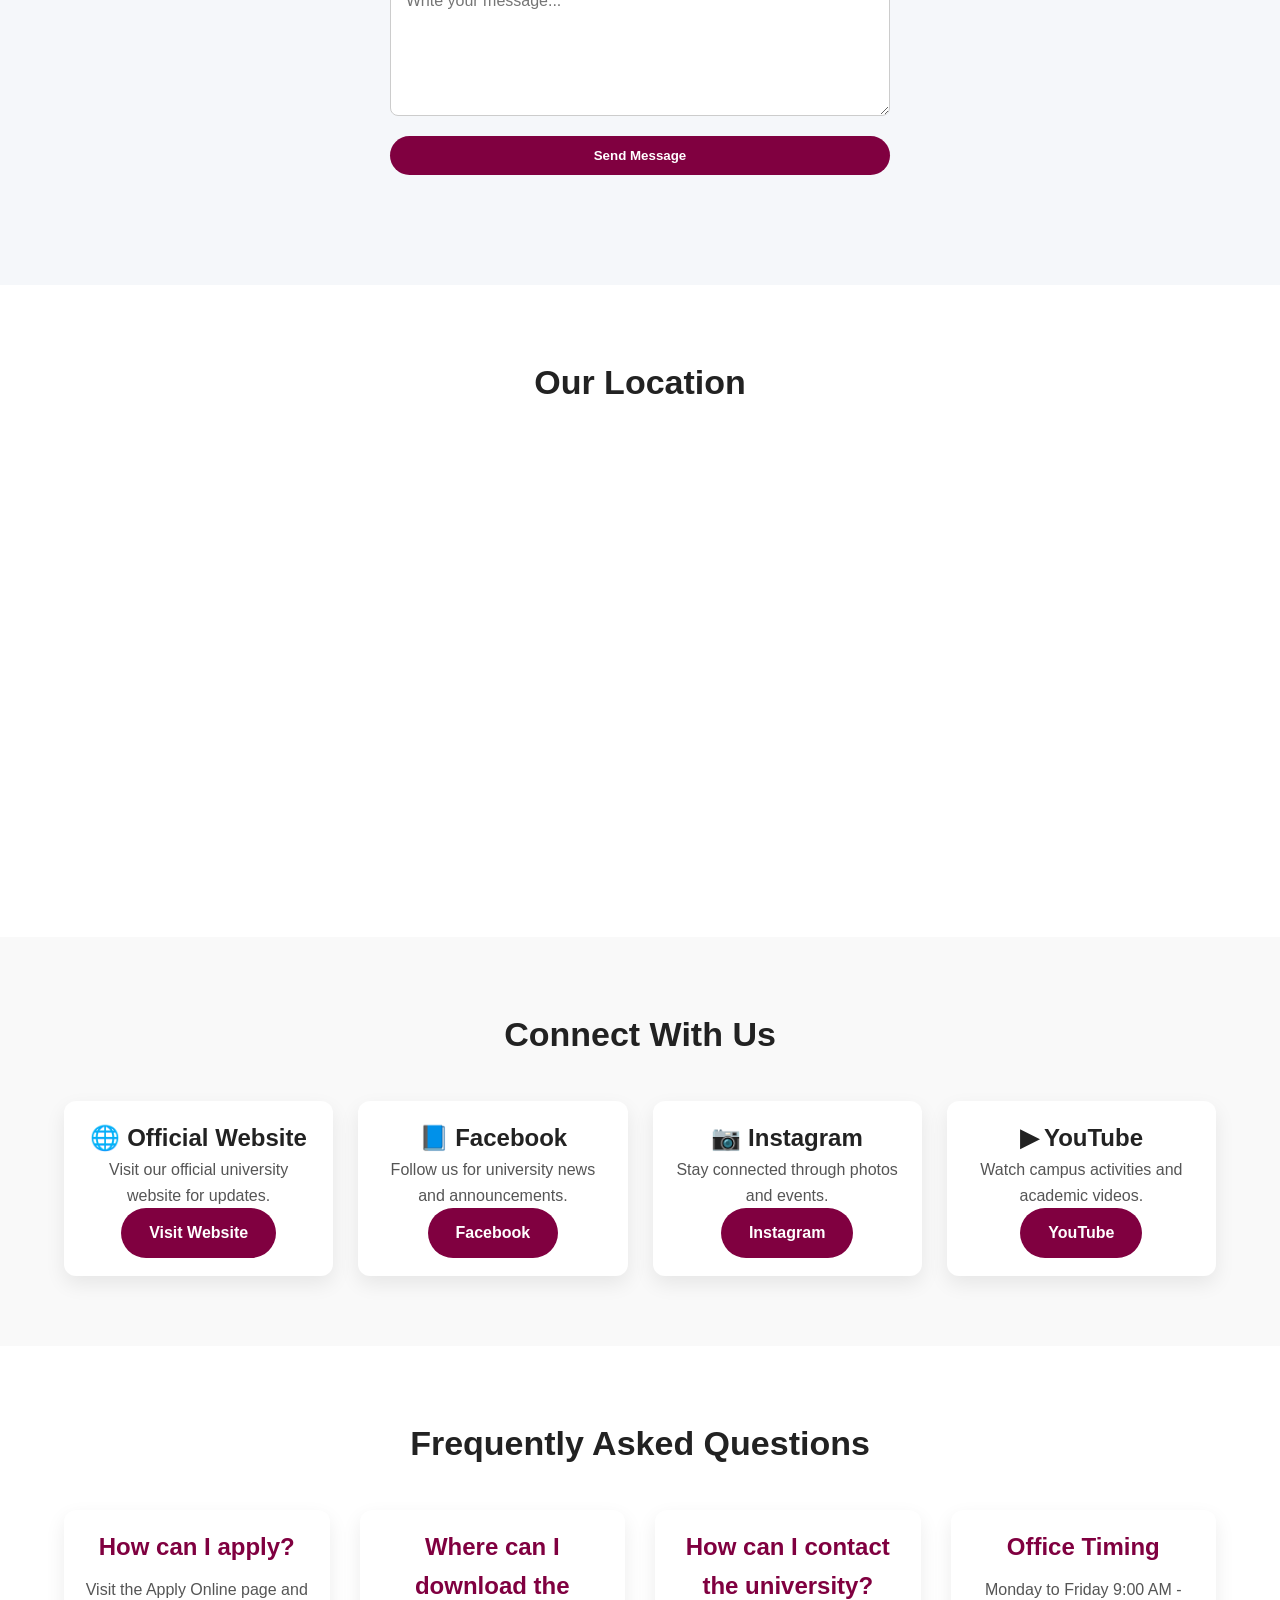
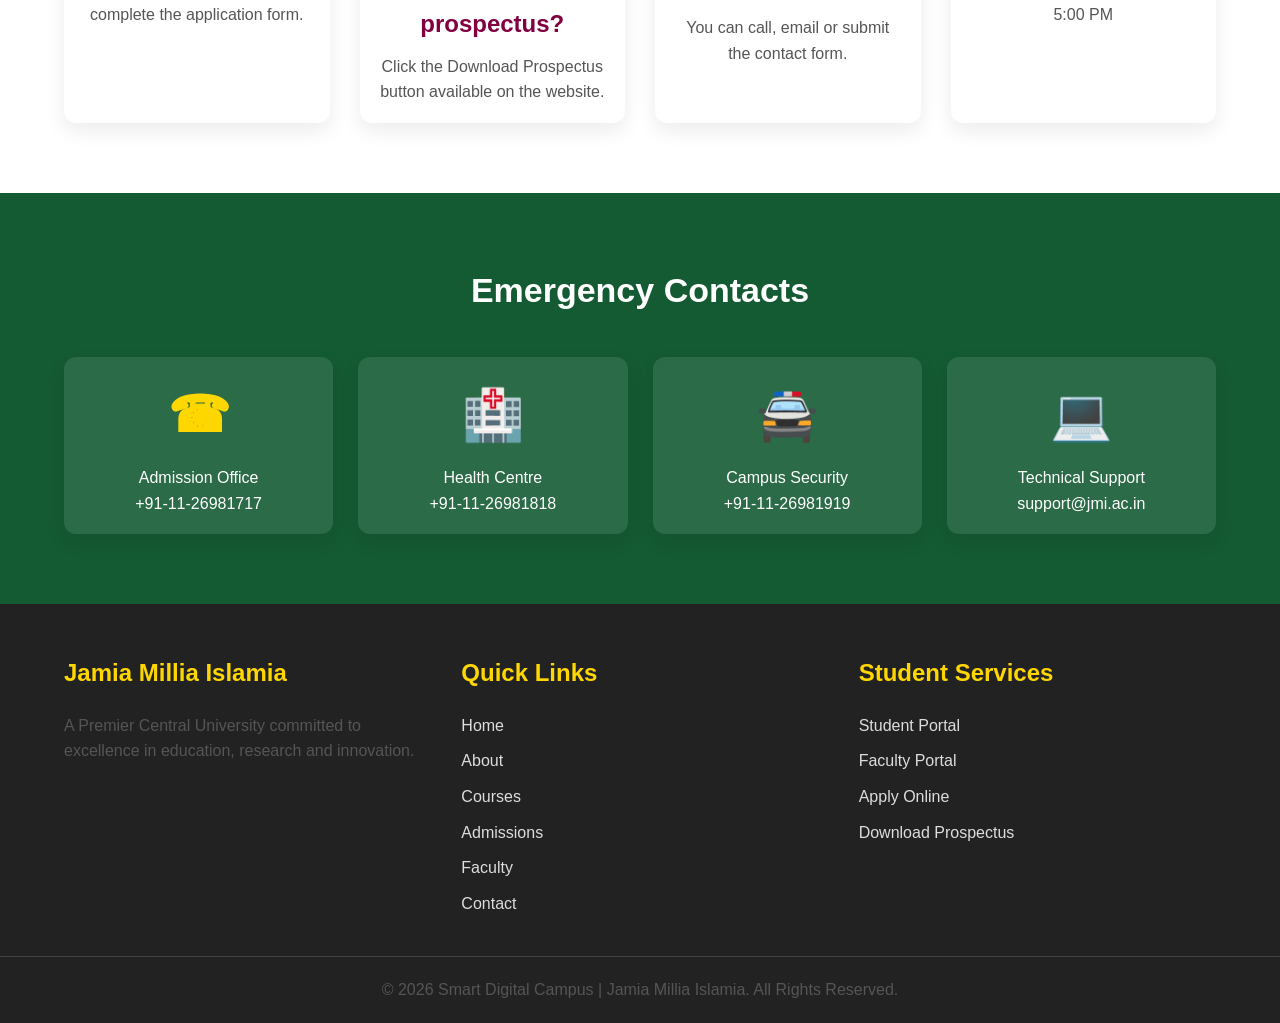
<file: contact.html>
<!DOCTYPE html>

<html lang="en">

<head>

<meta charset="UTF-8">

<meta name="viewport" content="width=device-width, initial-scale=1.0">

<title>Contact Us | Smart Digital Campus</title>

<link rel="stylesheet" href="style.css">

</head>

<body>

<!-- =======================
TOP BAR
======================= -->

<div class="top-bar">

<div class="container top-container">

<div class="left-info">

📞 +91-11-26981717

&nbsp;&nbsp;

✉ info@jmi.ac.in

</div>

<div class="right-info">

<a href="student-portal.html">Student Portal</a>

<a href="faculty-portal.html">Faculty Portal</a>

<a href="prospectus.html">Download Prospectus</a>

</div>

</div>

</div>

<!-- =======================
HEADER
======================= -->

<header>

<div class="container header-container">

<div class="logo-section">

<img src="images/logo.png" alt="Logo">

</div>

<div class="title-section">

<h1>Jamia Millia Islamia</h1>

<p>Since 1920</p>

<span>Smart Digital Campus</span>

</div>

<div class="search-box">

<input type="text" placeholder="Search">

<button>Search</button>

</div>

</div>

</header>

<!-- =======================
NAVIGATION
======================= -->

<nav>

<ul class="navbar container">

<li><a href="index.html">Home</a></li>

<li><a href="about.html">About</a></li>

<li><a href="courses.html">Courses</a></li>

<li><a href="admissions.html">Admissions</a></li>

<li><a href="faculty.html">Faculty</a></li>

<li><a href="apply.html">Apply Online</a></li>

<li><a href="contact.html">Contact</a></li>

</ul>

</nav>

<!-- =======================
HERO
======================= -->

<section class="hero">

<div class="hero-overlay">

<div class="container">

<h2>Contact Us</h2>

<p>

We'd love to hear from you. Reach us anytime.

</p>

</div>

</div>

</section>

<!-- =======================
CONTACT INFORMATION
======================= -->

<section class="quick-links">

<div class="container">

<h2>Get in Touch</h2>

<div class="quick-grid">

<div class="card">

<h3>📍 Address</h3>

<p>

Jamia Millia Islamia<br>

Jamia Nagar<br>

New Delhi – 110025

</p>

</div>

<div class="card">

<h3>☎ Phone</h3>

<p>

+91-11-26981717

</p>

</div>

<div class="card">

<h3>✉ Email</h3>

<p>

info@jmi.ac.in

</p>

</div>

<div class="card">

<h3>🕒 Office Hours</h3>

<p>

Monday – Friday

<br>

9:00 AM – 5:00 PM

</p>

</div>

</div>

</div>

</section>

<!-- =======================
CONTACT FORM
======================= -->

<section class="about">

<div class="container">

<h2 style="text-align:center;color:#800040;">

Send us a Message

</h2>

<form class="login-form">

<input type="text" placeholder="Your Name" required>

<input type="email" placeholder="Your Email" required>

<input type="text" placeholder="Subject" required>

<textarea rows="6" placeholder="Write your message..."></textarea>

<button class="btn">

Send Message

</button>

</form>

</div>

</section>
<!-- =======================
GOOGLE MAP
======================= -->

<section class="programs">

<div class="container">

<h2>Our Location</h2>

<iframe
src="https://maps.google.com/maps?q=Jamia%20Millia%20Islamia%20New%20Delhi&t=&z=15&ie=UTF8&iwloc=&output=embed"
width="100%"
height="450"
style="border:0; border-radius:15px;"
loading="lazy"
allowfullscreen>
</iframe>

</div>

</section>



<!-- =======================
SOCIAL MEDIA
======================= -->

<section class="quick-links">

<div class="container">

<h2>Connect With Us</h2>

<div class="quick-grid">

<div class="card">

<h3>🌐 Official Website</h3>

<p>

Visit our official university website for updates.

</p>

<a href="https://jmi.ac.in" target="_blank" class="btn">

Visit Website

</a>

</div>

<div class="card">

<h3>📘 Facebook</h3>

<p>

Follow us for university news and announcements.

</p>

<a href="https://facebook.com/jamiamilliaislamia" target="_blank" class="btn">

Facebook

</a>

</div>

<div class="card">

<h3>📷 Instagram</h3>

<p>

Stay connected through photos and events.

</p>

<a href="https://instagram.com/jamia_hamdard_official" target="_blank" class="btn">

Instagram

</a>

</div>

<div class="card">

<h3>▶ YouTube</h3>

<p>

Watch campus activities and academic videos.

</p>

<a href="https://youtube.com" target="_blank" class="btn">

YouTube

</a>

</div>

</div>

</div>

</section>



<!-- =======================
FAQ
======================= -->

<section class="programs">

<div class="container">

<h2>Frequently Asked Questions</h2>

<div class="program-grid">

<div class="card">

<h3>How can I apply?</h3>

<p>

Visit the Apply Online page and complete the application form.

</p>

</div>

<div class="card">

<h3>Where can I download the prospectus?</h3>

<p>

Click the Download Prospectus button available on the website.

</p>

</div>

<div class="card">

<h3>How can I contact the university?</h3>

<p>

You can call, email or submit the contact form.

</p>

</div>

<div class="card">

<h3>Office Timing</h3>

<p>

Monday to Friday

9:00 AM - 5:00 PM

</p>

</div>

</div>

</div>

</section>



<!-- =======================
EMERGENCY CONTACT
======================= -->

<section class="statistics">

<div class="container">

<h2>Emergency Contacts</h2>

<div class="stats-grid">

<div class="card">

<h1>☎</h1>

<p>Admission Office</p>

<p>+91-11-26981717</p>

</div>

<div class="card">

<h1>🏥</h1>

<p>Health Centre</p>

<p>+91-11-26981818</p>

</div>

<div class="card">

<h1>🚔</h1>

<p>Campus Security</p>

<p>+91-11-26981919</p>

</div>

<div class="card">

<h1>💻</h1>

<p>Technical Support</p>

<p>support@jmi.ac.in</p>

</div>

</div>

</div>

</section>



<!-- =======================
FOOTER
======================= -->

<footer>

<div class="container footer-grid">

<div>

<h3>Jamia Millia Islamia</h3>

<p>

A Premier Central University committed to excellence in education, research and innovation.

</p>

</div>

<div>

<h3>Quick Links</h3>

<ul>

<li><a href="index.html">Home</a></li>

<li><a href="about.html">About</a></li>

<li><a href="courses.html">Courses</a></li>

<li><a href="admissions.html">Admissions</a></li>

<li><a href="faculty.html">Faculty</a></li>

<li><a href="contact.html">Contact</a></li>

</ul>

</div>

<div>

<h3>Student Services</h3>

<ul>

<li><a href="student-portal.html">Student Portal</a></li>

<li><a href="faculty-portal.html">Faculty Portal</a></li>

<li><a href="apply.html">Apply Online</a></li>

<li><a href="prospectus.html">Download Prospectus</a></li>

</ul>

</div>

</div>

<div class="copyright">

<p>

© 2026 Smart Digital Campus | Jamia Millia Islamia. All Rights Reserved.

</p>

</div>

</footer>

</body>

</html>
</file>
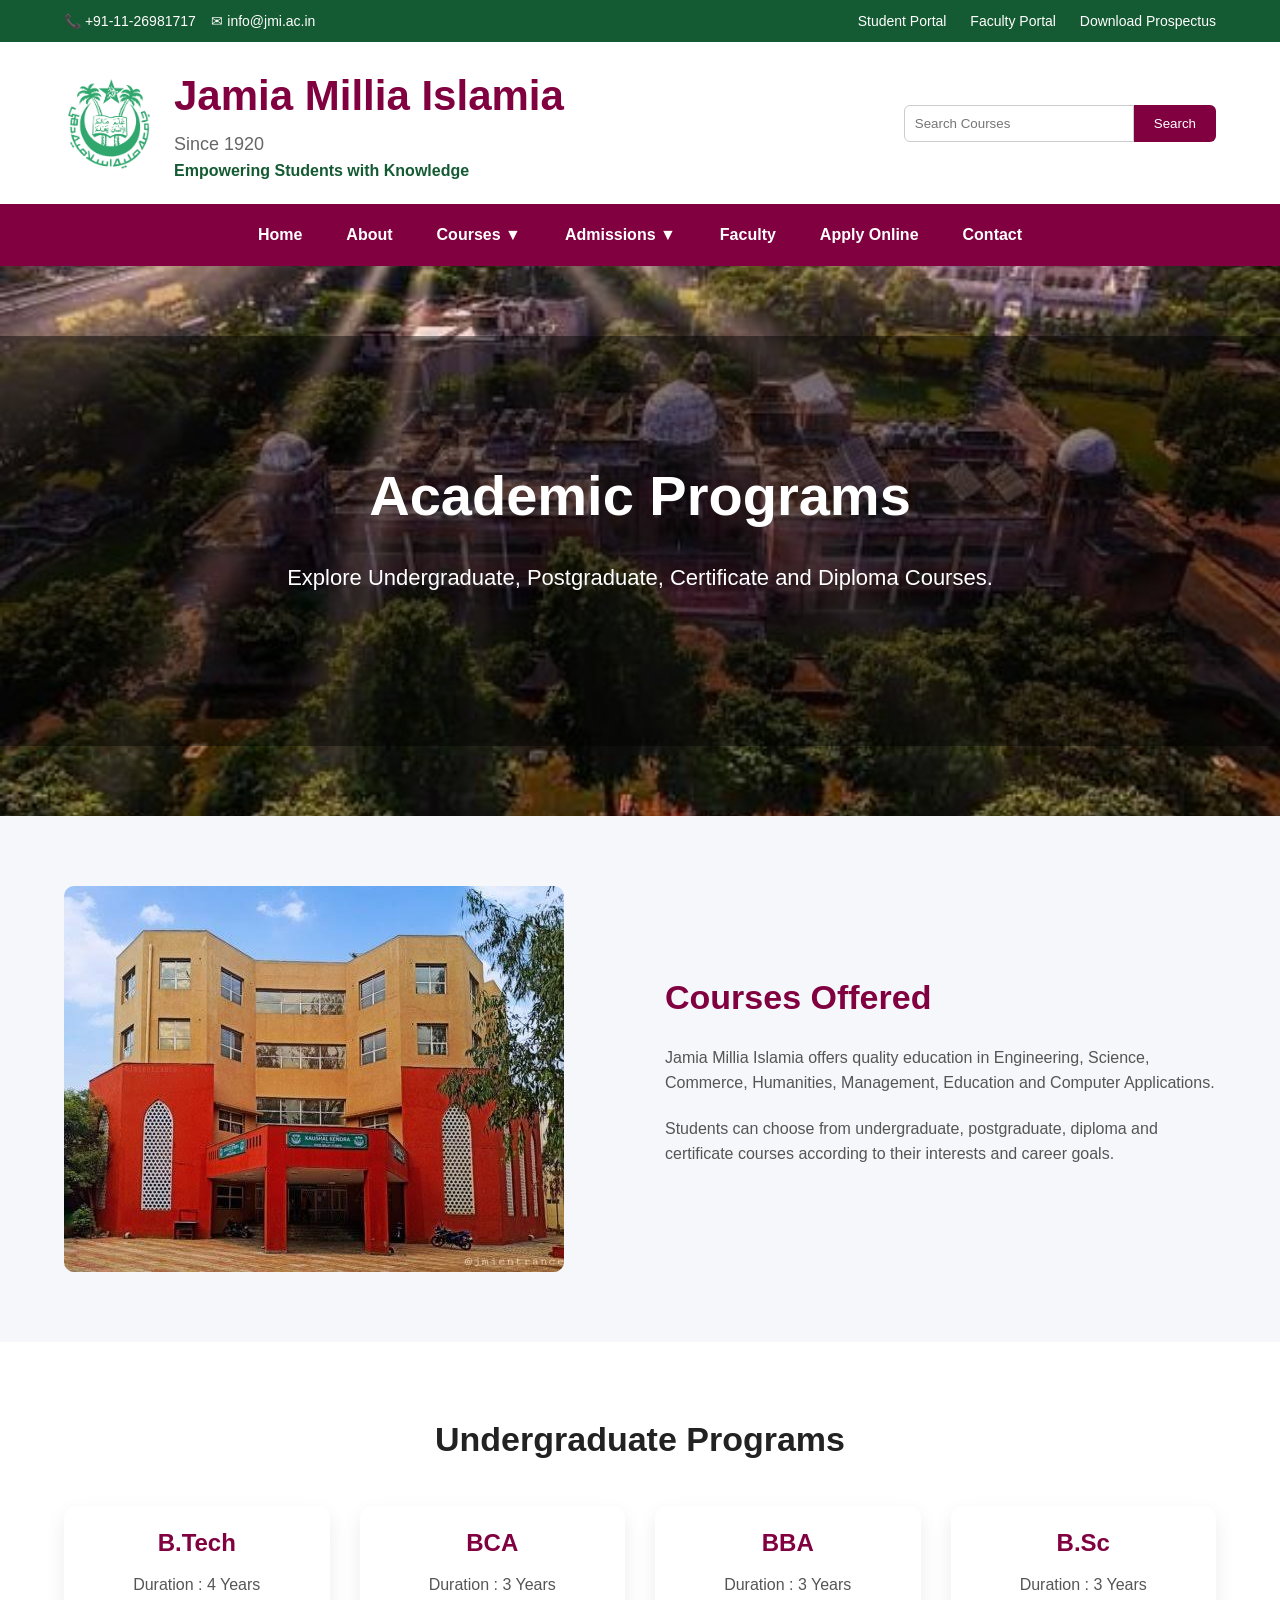
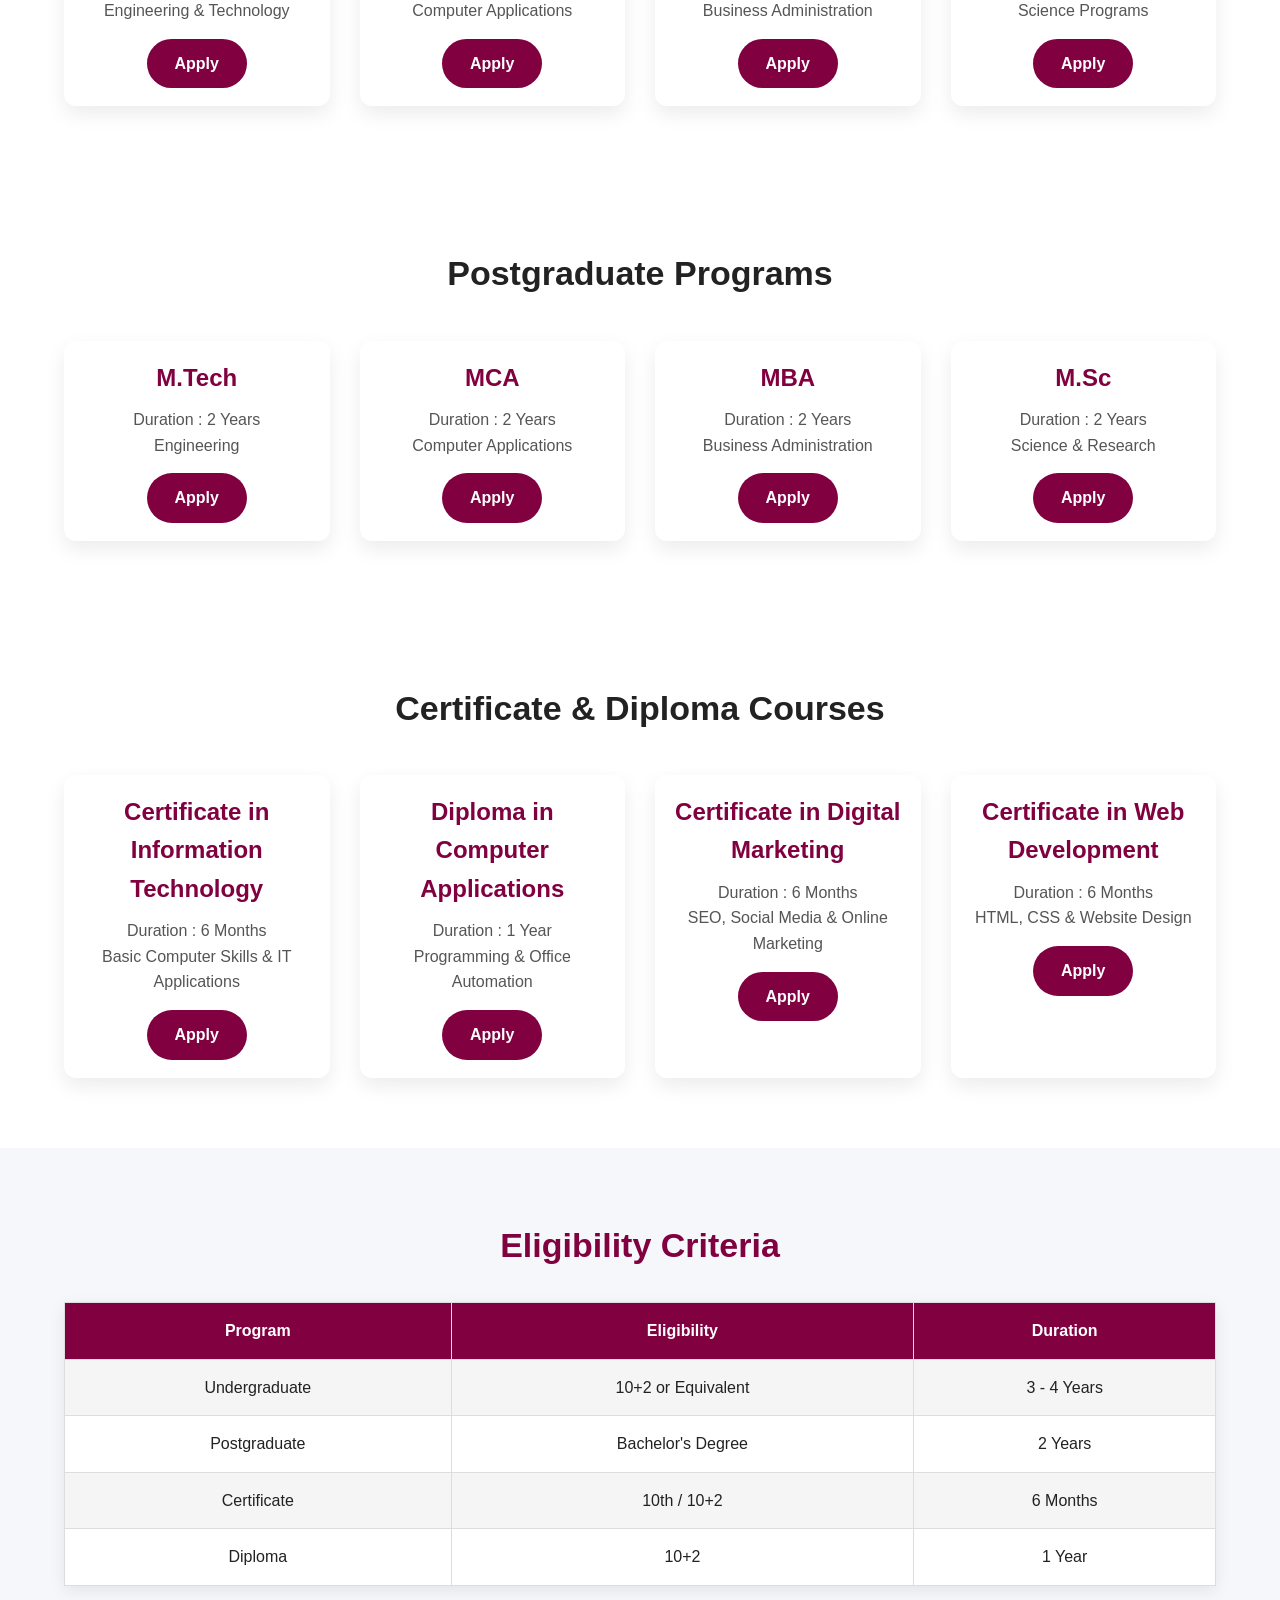
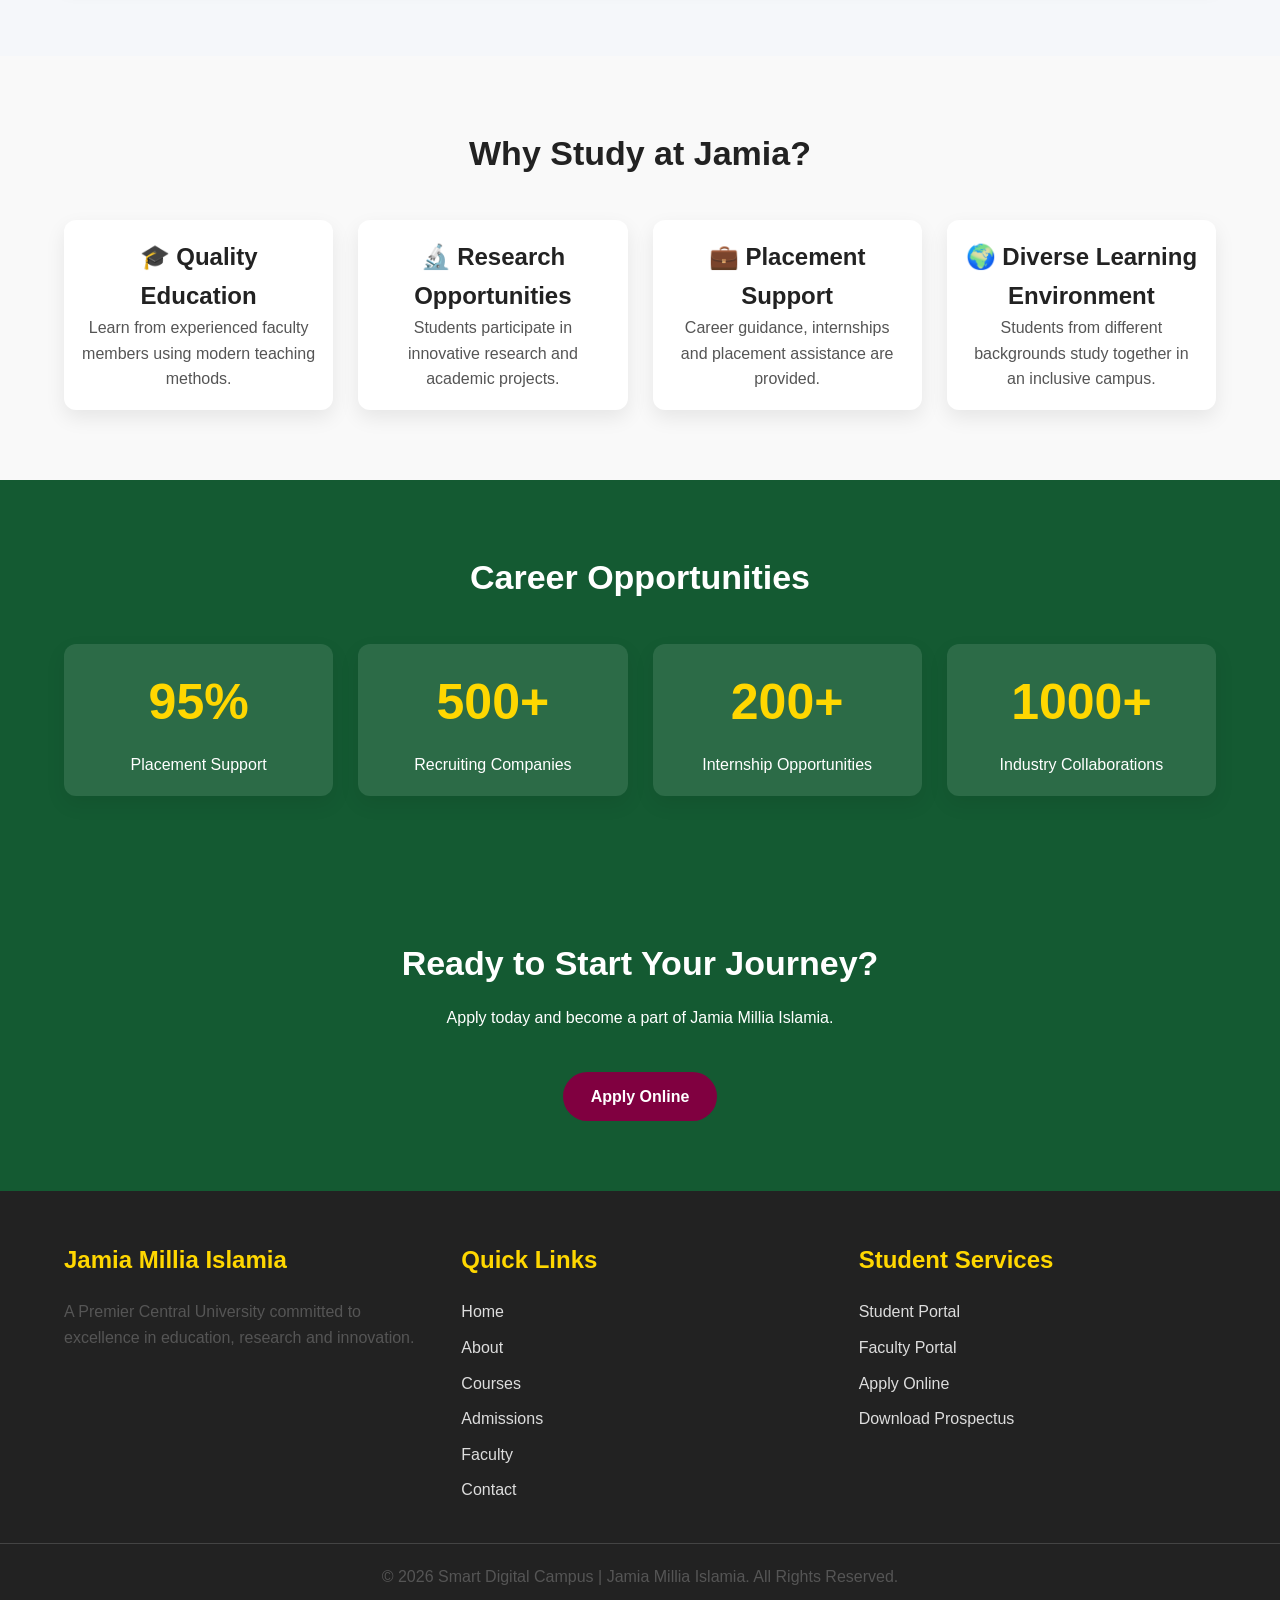
<file: courses.html>
<!DOCTYPE html>
<html lang="en">

<head>

<meta charset="UTF-8">

<meta name="viewport" content="width=device-width, initial-scale=1.0">

<title>Courses | Smart Digital Campus</title>

<link rel="stylesheet" href="style.css">

</head>

<body>

<!-- =======================
TOP BAR
======================= -->

<div class="top-bar">

<div class="container top-container">

<div class="left-info">

📞 +91-11-26981717

&nbsp;&nbsp;

✉ info@jmi.ac.in

</div>

<div class="right-info">

<a href="student-portal.html">Student Portal</a>

<a href="faculty-portal.html">Faculty Portal</a>

<a href="prospectus.html">Download Prospectus</a>

</div>

</div>

</div>

<!-- =======================
HEADER
======================= -->

<header>

<div class="container header-container">

<div class="logo-section">

<img src="images/logo.png" alt="Logo">

</div>

<div class="title-section">

<h1>Jamia Millia Islamia</h1>

<p>Since 1920</p>

<span>Empowering Students with Knowledge</span>

</div>

<div class="search-box">

<input type="text" placeholder="Search Courses">

<button>Search</button>

</div>

</div>

</header>

<!-- =======================
NAVIGATION
======================= -->

<nav>

<ul class="navbar container">

<li><a href="index.html">Home</a></li>

<li><a href="about.html">About</a></li>

<li class="dropdown">

<a href="courses.html">Courses ▼</a>

<ul class="dropdown-menu">

<li><a href="#ug">Undergraduate</a></li>

<li><a href="#pg">Postgraduate</a></li>

<li><a href="#certificate">Certificates</a></li>

</ul>

</li>

<li class="dropdown">

<a href="admissions.html">Admissions ▼</a>

<ul class="dropdown-menu">

<li><a href="admissions.html">School</a></li>

<li><a href="admissions.html">Undergraduate</a></li>

<li><a href="admissions.html">Postgraduate</a></li>

<li><a href="admissions.html">PhD</a></li>

<li><a href="admissions.html">Distance Learning</a></li>

</ul>

</li>

<li><a href="faculty.html">Faculty</a></li>

<li><a href="apply.html">Apply Online</a></li>

<li><a href="contact.html">Contact</a></li>

</ul>

</nav>

<!-- =======================
HERO
======================= -->

<section class="hero">

<div class="hero-overlay">

<div class="container">

<h2>Academic Programs</h2>

<p>

Explore Undergraduate, Postgraduate,
Certificate and Diploma Courses.

</p>

</div>

</div>

</section>

<!-- =======================
INTRODUCTION
======================= -->

<section class="about">

<div class="container about-container">

<div class="about-image">

<img src="images/campus2.jpg" alt="Campus">

</div>

<div class="about-text">

<h2>Courses Offered</h2>

<p>

Jamia Millia Islamia offers quality education in Engineering,
Science, Commerce, Humanities, Management,
Education and Computer Applications.

</p>

<p>

Students can choose from undergraduate,
postgraduate, diploma and certificate courses
according to their interests and career goals.

</p>

</div>

</div>

</section>

<!-- =======================
UNDERGRADUATE COURSES
======================= -->

<section class="programs" id="ug">

<div class="container">

<h2>Undergraduate Programs</h2>

<div class="program-grid">

<div class="card">

<h3>B.Tech</h3>

<p>Duration : 4 Years</p>

<p>Engineering & Technology</p>

<a href="apply.html" class="btn">Apply</a>

</div>

<div class="card">

<h3>BCA</h3>

<p>Duration : 3 Years</p>

<p>Computer Applications</p>

<a href="apply.html" class="btn">Apply</a>

</div>

<div class="card">

<h3>BBA</h3>

<p>Duration : 3 Years</p>

<p>Business Administration</p>

<a href="apply.html" class="btn">Apply</a>

</div>

<div class="card">

<h3>B.Sc</h3>

<p>Duration : 3 Years</p>

<p>Science Programs</p>

<a href="apply.html" class="btn">Apply</a>

</div>

</div>

</div>

</section>

<!-- =======================
POSTGRADUATE COURSES
======================= -->

<section class="programs" id="pg">

<div class="container">

<h2>Postgraduate Programs</h2>

<div class="program-grid">

<div class="card">

<h3>M.Tech</h3>

<p>Duration : 2 Years</p>

<p>Engineering</p>

<a href="apply.html" class="btn">Apply</a>

</div>

<div class="card">

<h3>MCA</h3>

<p>Duration : 2 Years</p>

<p>Computer Applications</p>

<a href="apply.html" class="btn">Apply</a>

</div>

<div class="card">

<h3>MBA</h3>

<p>Duration : 2 Years</p>

<p>Business Administration</p>

<a href="apply.html" class="btn">Apply</a>

</div>

<div class="card">

<h3>M.Sc</h3>

<p>Duration : 2 Years</p>

<p>Science & Research</p>

<a href="apply.html" class="btn">Apply</a>

</div>

</div>

</div>

</section>
<!-- =======================
CERTIFICATE & DIPLOMA COURSES
======================= -->

<section class="programs" id="certificate">

<div class="container">

<h2>Certificate & Diploma Courses</h2>

<div class="program-grid">

<div class="card">

<h3>Certificate in Information Technology</h3>

<p>Duration : 6 Months</p>

<p>Basic Computer Skills & IT Applications</p>

<a href="apply.html" class="btn">Apply</a>

</div>

<div class="card">

<h3>Diploma in Computer Applications</h3>

<p>Duration : 1 Year</p>

<p>Programming & Office Automation</p>

<a href="apply.html" class="btn">Apply</a>

</div>

<div class="card">

<h3>Certificate in Digital Marketing</h3>

<p>Duration : 6 Months</p>

<p>SEO, Social Media & Online Marketing</p>

<a href="apply.html" class="btn">Apply</a>

</div>

<div class="card">

<h3>Certificate in Web Development</h3>

<p>Duration : 6 Months</p>

<p>HTML, CSS & Website Design</p>

<a href="apply.html" class="btn">Apply</a>

</div>

</div>

</div>

</section>



<!-- =======================
ELIGIBILITY CRITERIA
======================= -->

<section>

<div class="container">

<h2 style="text-align:center; color:#800040; margin-bottom:30px;">

Eligibility Criteria

</h2>

<table class="course-table">

<tr>

<th>Program</th>

<th>Eligibility</th>

<th>Duration</th>

</tr>

<tr>

<td>Undergraduate</td>

<td>10+2 or Equivalent</td>

<td>3 - 4 Years</td>

</tr>

<tr>

<td>Postgraduate</td>

<td>Bachelor's Degree</td>

<td>2 Years</td>

</tr>

<tr>

<td>Certificate</td>

<td>10th / 10+2</td>

<td>6 Months</td>

</tr>

<tr>

<td>Diploma</td>

<td>10+2</td>

<td>1 Year</td>

</tr>

</table>

</div>

</section>



<!-- =======================
WHY STUDY AT JMI
======================= -->

<section class="quick-links">

<div class="container">

<h2>Why Study at Jamia?</h2>

<div class="quick-grid">

<div class="card">

<h3>🎓 Quality Education</h3>

<p>

Learn from experienced faculty members using modern teaching methods.

</p>

</div>

<div class="card">

<h3>🔬 Research Opportunities</h3>

<p>

Students participate in innovative research and academic projects.

</p>

</div>

<div class="card">

<h3>💼 Placement Support</h3>

<p>

Career guidance, internships and placement assistance are provided.

</p>

</div>

<div class="card">

<h3>🌍 Diverse Learning Environment</h3>

<p>

Students from different backgrounds study together in an inclusive campus.

</p>

</div>

</div>

</div>

</section>



<!-- =======================
CAREER OPPORTUNITIES
======================= -->

<section class="statistics">

<div class="container">

<h2>Career Opportunities</h2>

<div class="stats-grid">

<div class="card">

<h1>95%</h1>

<p>Placement Support</p>

</div>

<div class="card">

<h1>500+</h1>

<p>Recruiting Companies</p>

</div>

<div class="card">

<h1>200+</h1>

<p>Internship Opportunities</p>

</div>

<div class="card">

<h1>1000+</h1>

<p>Industry Collaborations</p>

</div>

</div>

</div>

</section>



<!-- =======================
CALL TO ACTION
======================= -->

<section class="contact-home">

<div class="container">

<h2>Ready to Start Your Journey?</h2>

<p>

Apply today and become a part of Jamia Millia Islamia.

</p>

<br>

<a href="apply.html" class="btn">

Apply Online

</a>

</div>

</section>



<!-- =======================
FOOTER
======================= -->

<footer>

<div class="container footer-grid">

<div>

<h3>Jamia Millia Islamia</h3>

<p>

A Premier Central University committed to excellence in education,
research and innovation.

</p>

</div>

<div>

<h3>Quick Links</h3>

<ul>

<li><a href="index.html">Home</a></li>

<li><a href="about.html">About</a></li>

<li><a href="courses.html">Courses</a></li>

<li><a href="admissions.html">Admissions</a></li>

<li><a href="faculty.html">Faculty</a></li>

<li><a href="contact.html">Contact</a></li>

</ul>

</div>

<div>

<h3>Student Services</h3>

<ul>

<li><a href="student-portal.html">Student Portal</a></li>

<li><a href="faculty-portal.html">Faculty Portal</a></li>

<li><a href="apply.html">Apply Online</a></li>

<li><a href="prospectus.html">Download Prospectus</a></li>

</ul>

</div>

</div>

<div class="copyright">

<p>

© 2026 Smart Digital Campus | Jamia Millia Islamia. All Rights Reserved.

</p>

</div>

</footer>

</body>

</html>
</file>
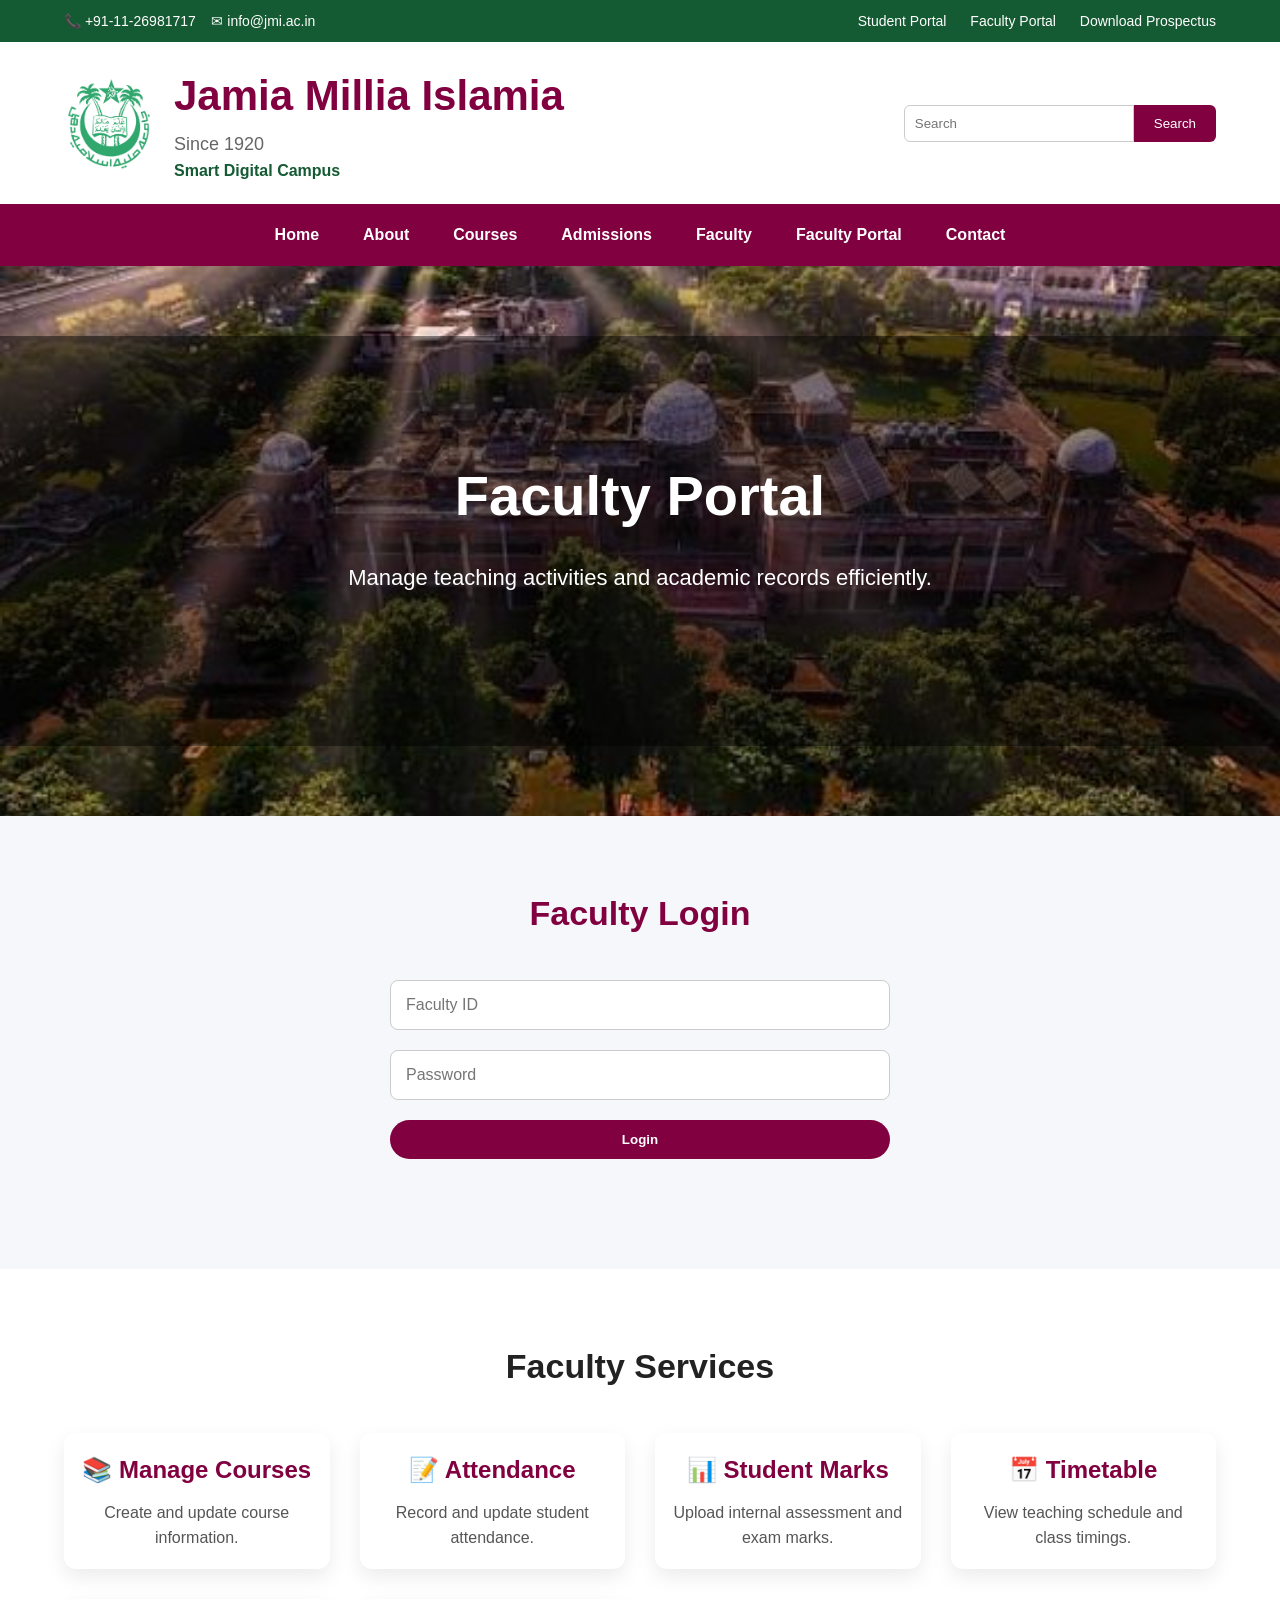
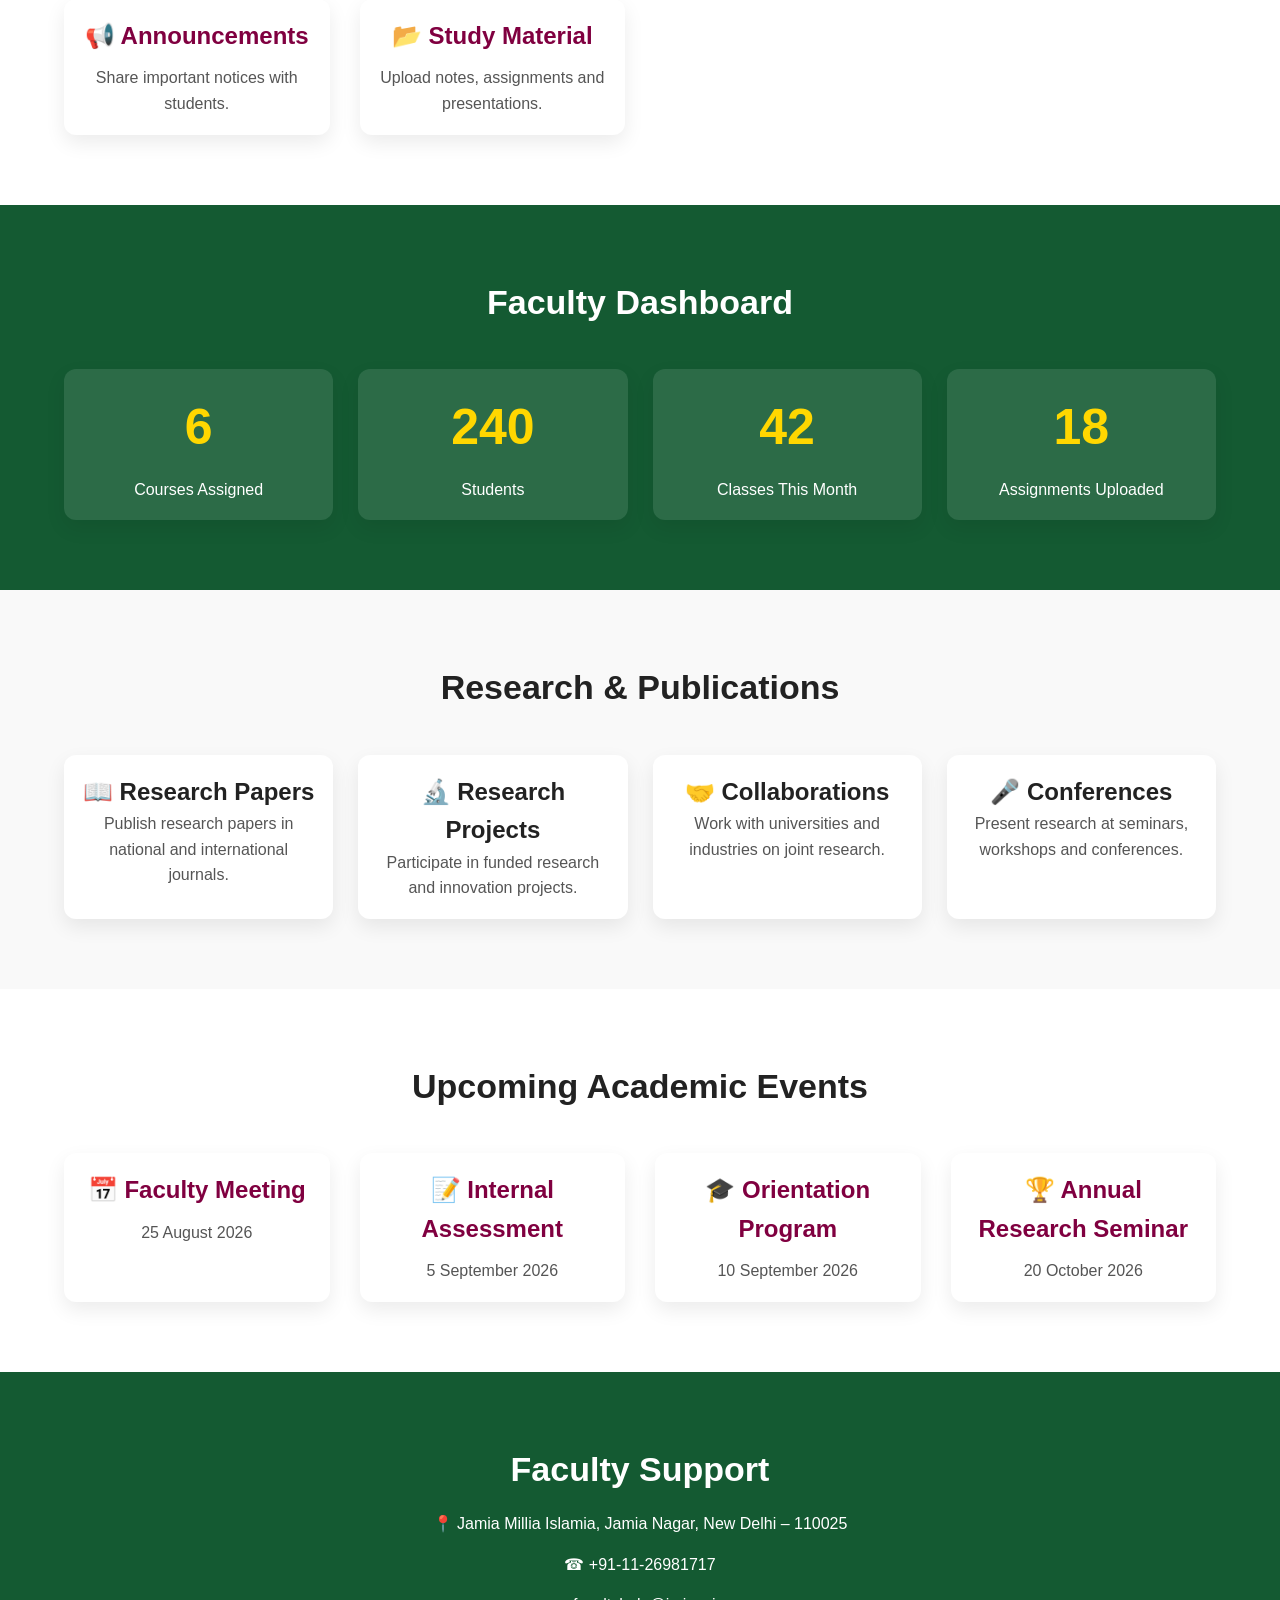
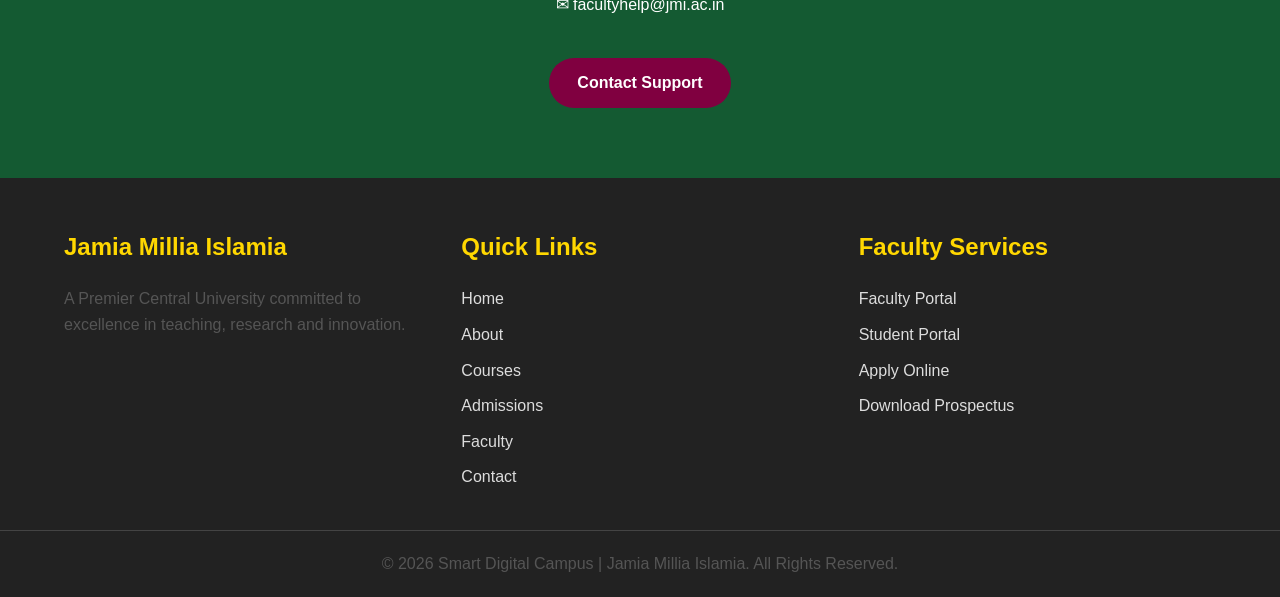
<file: faculty-portal.html>
<!DOCTYPE html>

<html lang="en">

<head>

<meta charset="UTF-8">

<meta name="viewport" content="width=device-width, initial-scale=1.0">

<title>Faculty Portal | Smart Digital Campus</title>

<link rel="stylesheet" href="style.css">

</head>

<body>

<!-- =======================
TOP BAR
======================= -->

<div class="top-bar">

<div class="container top-container">

<div class="left-info">

📞 +91-11-26981717

&nbsp;&nbsp;

✉ info@jmi.ac.in

</div>

<div class="right-info">

<a href="student-portal.html">Student Portal</a>

<a href="faculty-portal.html">Faculty Portal</a>

<a href="prospectus.html">Download Prospectus</a>

</div>

</div>

</div>

<!-- =======================
HEADER
======================= -->

<header>

<div class="container header-container">

<div class="logo-section">

<img src="images/logo.png" alt="Logo">

</div>

<div class="title-section">

<h1>Jamia Millia Islamia</h1>

<p>Since 1920</p>

<span>Smart Digital Campus</span>

</div>

<div class="search-box">

<input type="text" placeholder="Search">

<button>Search</button>

</div>

</div>

</header>

<!-- =======================
NAVIGATION
======================= -->

<nav>

<ul class="navbar container">

<li><a href="index.html">Home</a></li>

<li><a href="about.html">About</a></li>

<li><a href="courses.html">Courses</a></li>

<li><a href="admissions.html">Admissions</a></li>

<li><a href="faculty.html">Faculty</a></li>

<li><a href="faculty-portal.html">Faculty Portal</a></li>

<li><a href="contact.html">Contact</a></li>

</ul>

</nav>

<!-- =======================
HERO
======================= -->

<section class="hero">

<div class="hero-overlay">

<div class="container">

<h2>Faculty Portal</h2>

<p>

Manage teaching activities and academic records efficiently.

</p>

</div>

</div>

</section>

<!-- =======================
FACULTY LOGIN
======================= -->

<section class="about">

<div class="container">

<h2 style="text-align:center;color:#800040;">

Faculty Login

</h2>

<form class="login-form">

<input type="text" placeholder="Faculty ID" required>

<input type="password" placeholder="Password" required>

<button class="btn">Login</button>

</form>

</div>

</section>

<!-- =======================
FACULTY SERVICES
======================= -->

<section class="programs">

<div class="container">

<h2>Faculty Services</h2>

<div class="program-grid">

<div class="card">

<h3>📚 Manage Courses</h3>

<p>Create and update course information.</p>

</div>

<div class="card">

<h3>📝 Attendance</h3>

<p>Record and update student attendance.</p>

</div>

<div class="card">

<h3>📊 Student Marks</h3>

<p>Upload internal assessment and exam marks.</p>

</div>

<div class="card">

<h3>📅 Timetable</h3>

<p>View teaching schedule and class timings.</p>

</div>

<div class="card">

<h3>📢 Announcements</h3>

<p>Share important notices with students.</p>

</div>

<div class="card">

<h3>📂 Study Material</h3>

<p>Upload notes, assignments and presentations.</p>

</div>

</div>

</div>

</section>
<!-- =======================
FACULTY DASHBOARD
======================= -->

<section class="statistics">

<div class="container">

<h2>Faculty Dashboard</h2>

<div class="stats-grid">

<div class="card">

<h1>6</h1>

<p>Courses Assigned</p>

</div>

<div class="card">

<h1>240</h1>

<p>Students</p>

</div>

<div class="card">

<h1>42</h1>

<p>Classes This Month</p>

</div>

<div class="card">

<h1>18</h1>

<p>Assignments Uploaded</p>

</div>

</div>

</div>

</section>



<!-- =======================
RESEARCH & PUBLICATIONS
======================= -->

<section class="quick-links">

<div class="container">

<h2>Research & Publications</h2>

<div class="quick-grid">

<div class="card">

<h3>📖 Research Papers</h3>

<p>

Publish research papers in national and international journals.

</p>

</div>

<div class="card">

<h3>🔬 Research Projects</h3>

<p>

Participate in funded research and innovation projects.

</p>

</div>

<div class="card">

<h3>🤝 Collaborations</h3>

<p>

Work with universities and industries on joint research.

</p>

</div>

<div class="card">

<h3>🎤 Conferences</h3>

<p>

Present research at seminars, workshops and conferences.

</p>

</div>

</div>

</div>

</section>



<!-- =======================
UPCOMING EVENTS
======================= -->

<section class="programs">

<div class="container">

<h2>Upcoming Academic Events</h2>

<div class="program-grid">

<div class="card">

<h3>📅 Faculty Meeting</h3>

<p>25 August 2026</p>

</div>

<div class="card">

<h3>📝 Internal Assessment</h3>

<p>5 September 2026</p>

</div>

<div class="card">

<h3>🎓 Orientation Program</h3>

<p>10 September 2026</p>

</div>

<div class="card">

<h3>🏆 Annual Research Seminar</h3>

<p>20 October 2026</p>

</div>

</div>

</div>

</section>



<!-- =======================
FACULTY HELP DESK
======================= -->

<section class="contact-home">

<div class="container">

<h2>Faculty Support</h2>

<p>

📍 Jamia Millia Islamia, Jamia Nagar, New Delhi – 110025

</p>

<p>

☎ +91-11-26981717

</p>

<p>

✉ facultyhelp@jmi.ac.in

</p>

<br>

<a href="contact.html" class="btn">

Contact Support

</a>

</div>

</section>



<!-- =======================
FOOTER
======================= -->

<footer>

<div class="container footer-grid">

<div>

<h3>Jamia Millia Islamia</h3>

<p>

A Premier Central University committed to excellence in teaching, research and innovation.

</p>

</div>

<div>

<h3>Quick Links</h3>

<ul>

<li><a href="index.html">Home</a></li>

<li><a href="about.html">About</a></li>

<li><a href="courses.html">Courses</a></li>

<li><a href="admissions.html">Admissions</a></li>

<li><a href="faculty.html">Faculty</a></li>

<li><a href="contact.html">Contact</a></li>

</ul>

</div>

<div>

<h3>Faculty Services</h3>

<ul>

<li><a href="faculty-portal.html">Faculty Portal</a></li>

<li><a href="student-portal.html">Student Portal</a></li>

<li><a href="apply.html">Apply Online</a></li>

<li><a href="prospectus.html">Download Prospectus</a></li>

</ul>

</div>

</div>

<div class="copyright">

<p>

© 2026 Smart Digital Campus | Jamia Millia Islamia. All Rights Reserved.

</p>

</div>

</footer>

</body>

</html>
</file>
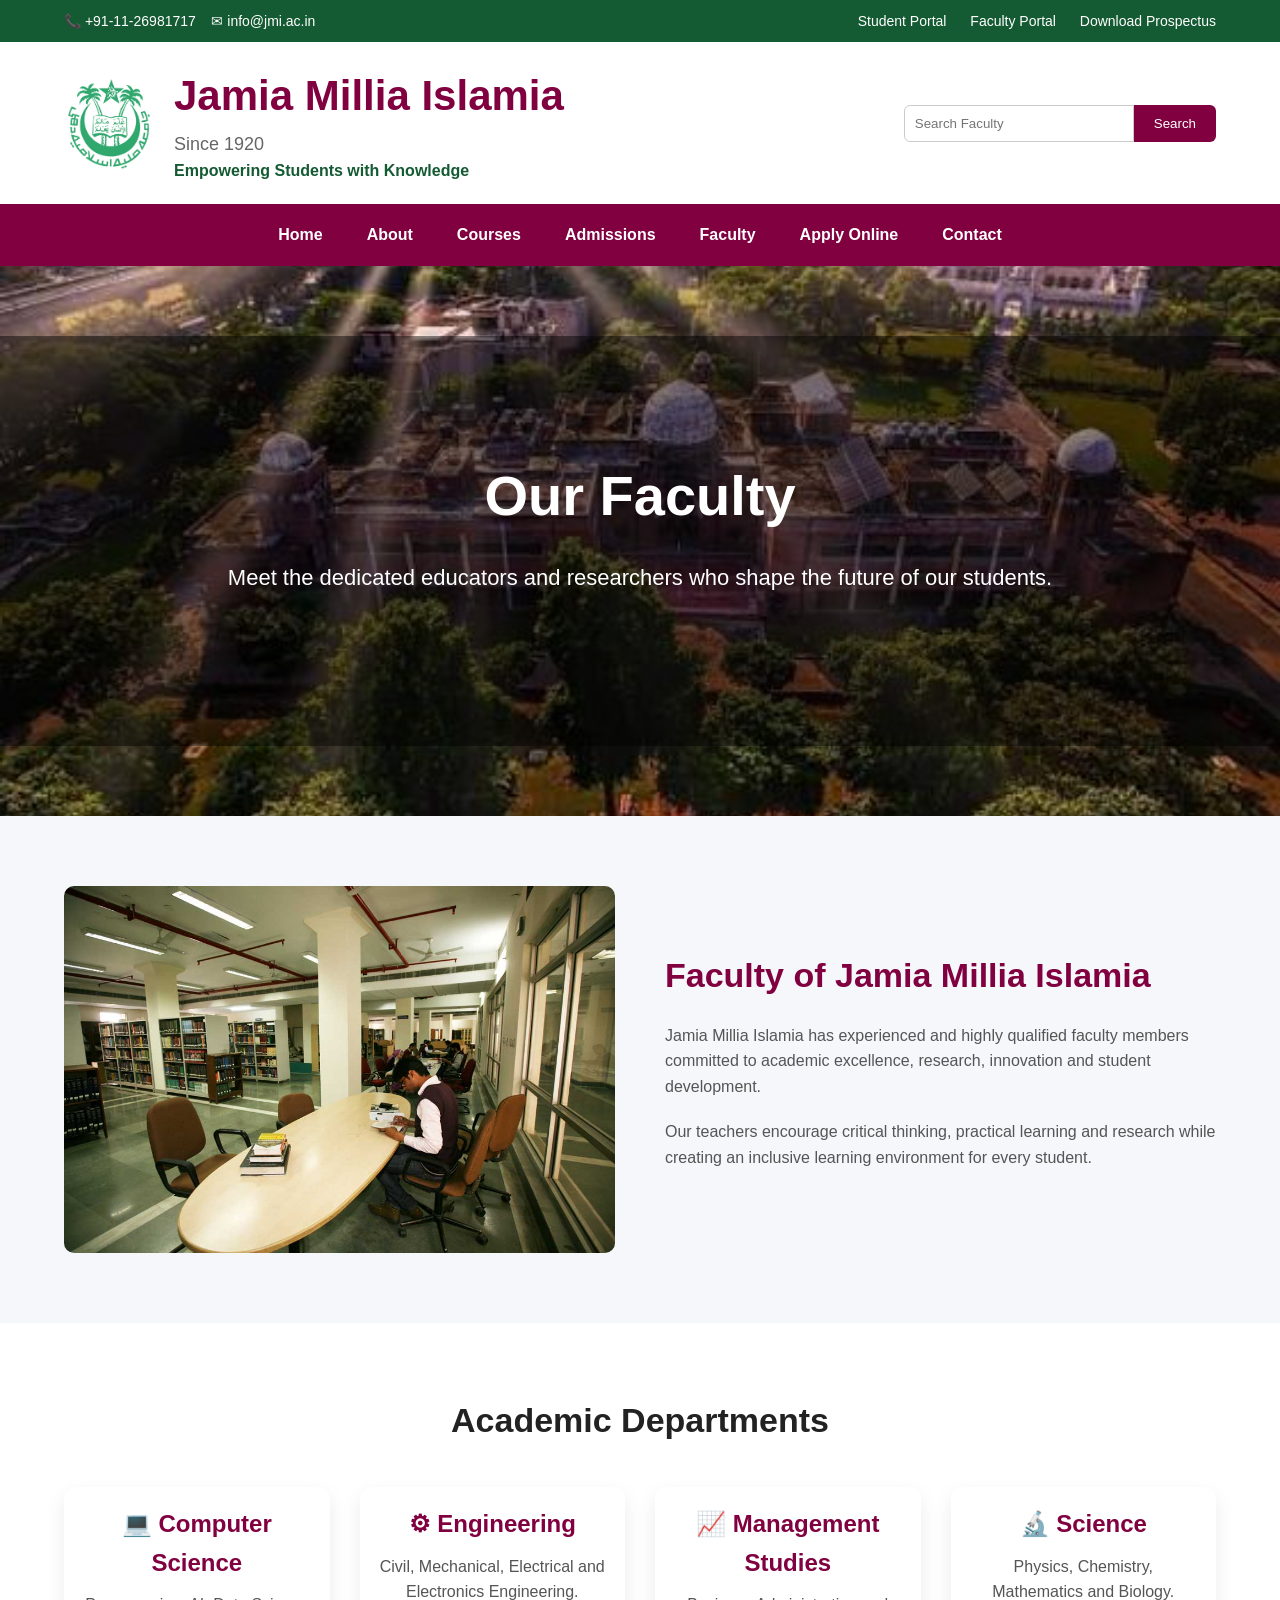
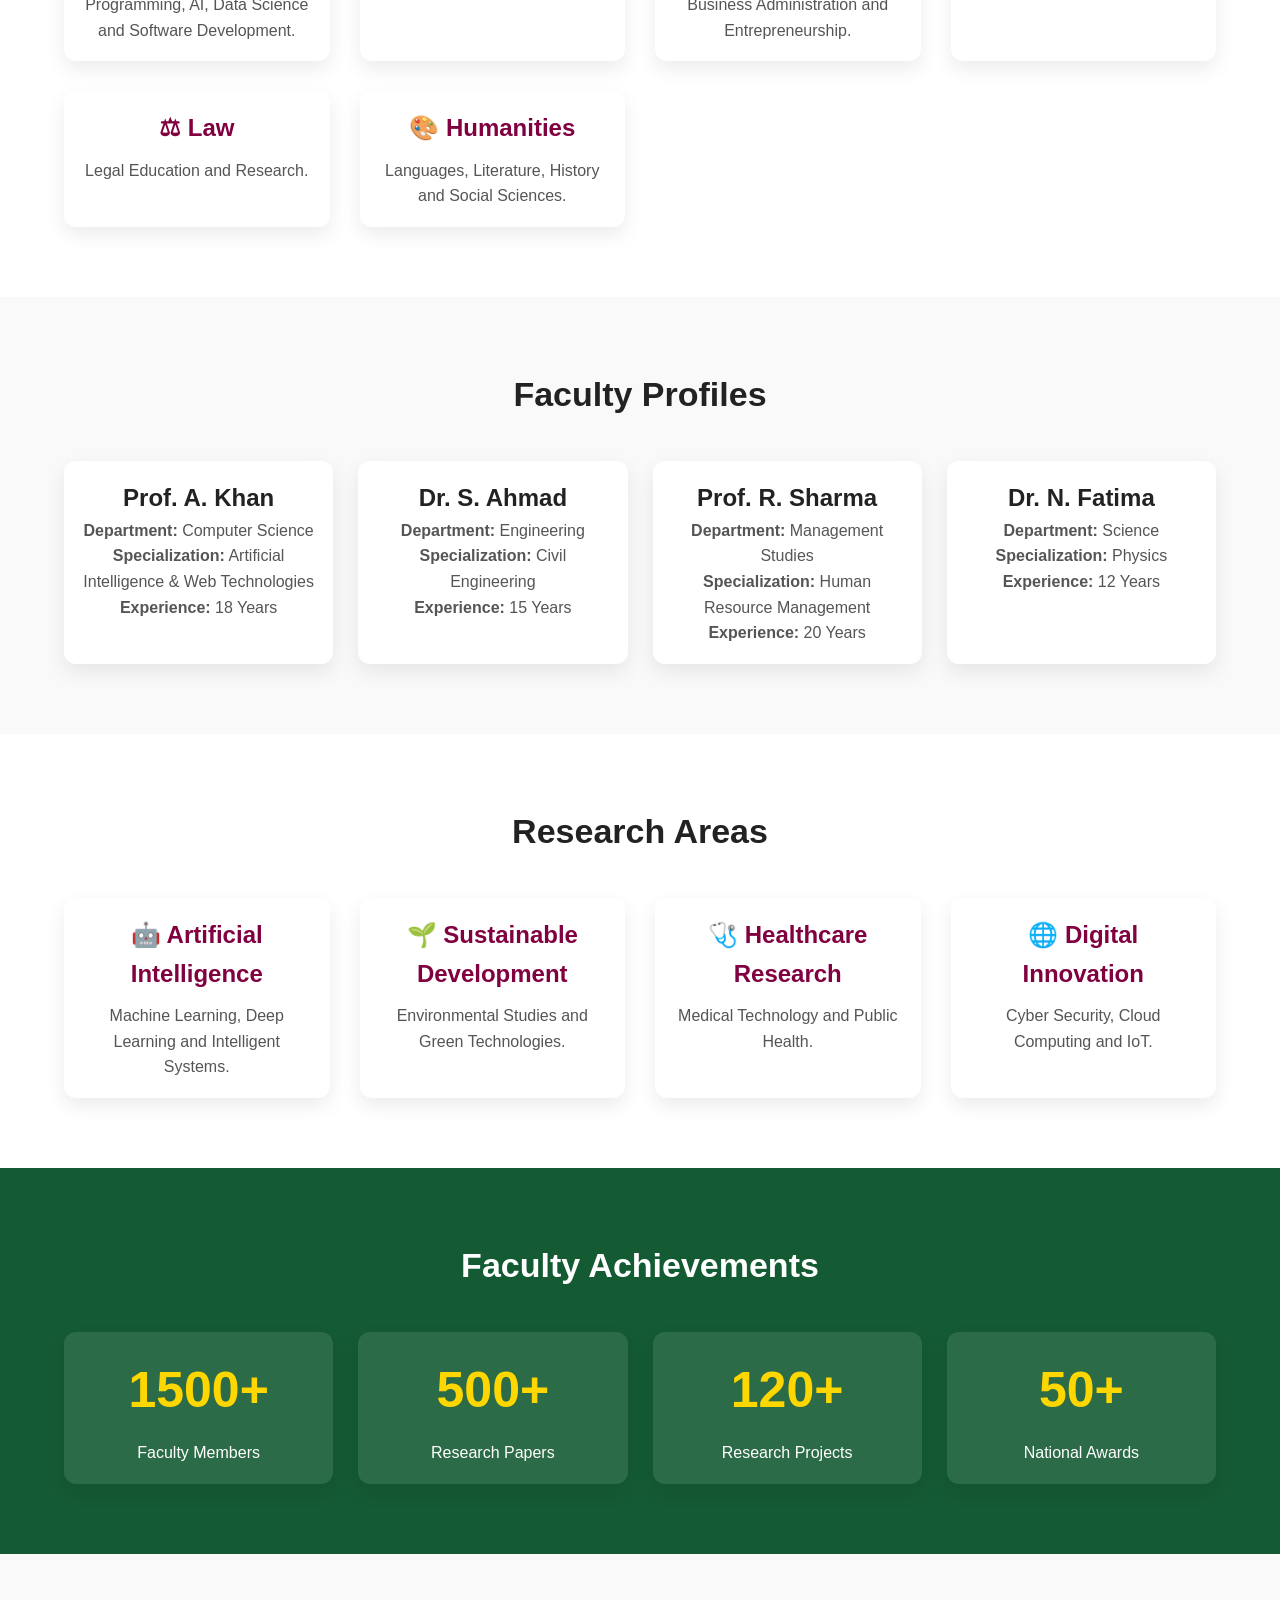
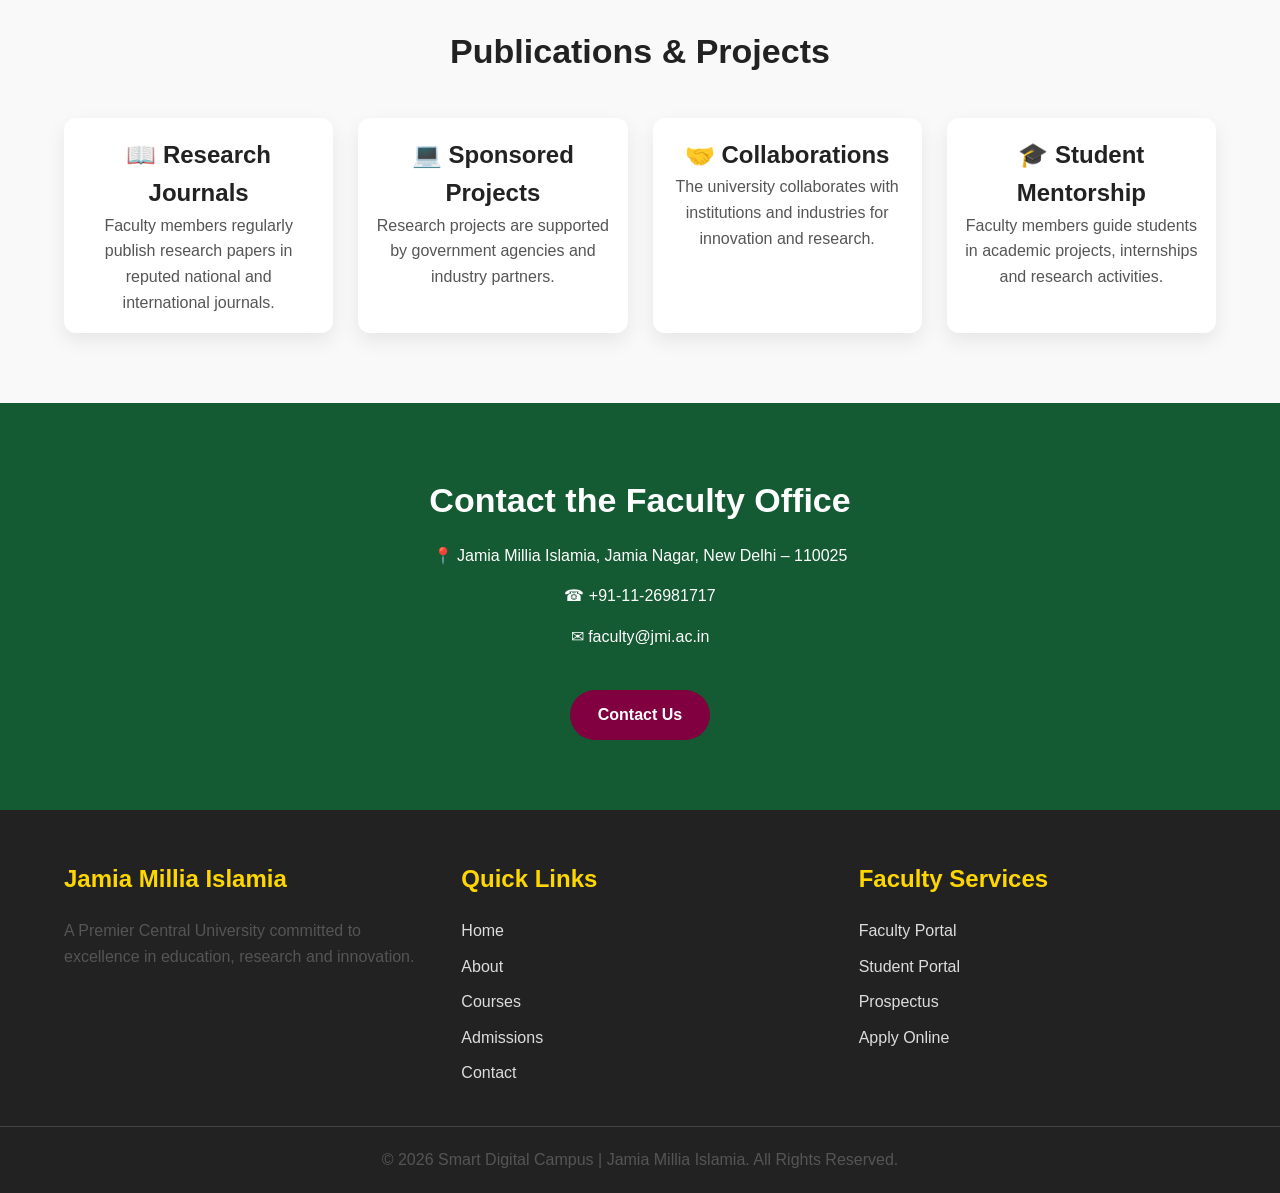
<file: faculty.html>
<!DOCTYPE html>

<html lang="en">

<head>

<meta charset="UTF-8">

<meta name="viewport" content="width=device-width, initial-scale=1.0">

<title>Faculty | Smart Digital Campus</title>

<link rel="stylesheet" href="style.css">

</head>

<body>

<!-- =======================
TOP BAR
======================= -->

<div class="top-bar">

<div class="container top-container">

<div class="left-info">

📞 +91-11-26981717

&nbsp;&nbsp;

✉ info@jmi.ac.in

</div>

<div class="right-info">

<a href="student-portal.html">Student Portal</a>

<a href="faculty-portal.html">Faculty Portal</a>

<a href="prospectus.html">Download Prospectus</a>

</div>

</div>

</div>

<!-- =======================
HEADER
======================= -->

<header>

<div class="container header-container">

<div class="logo-section">

<img src="images/logo.png" alt="Logo">

</div>

<div class="title-section">

<h1>Jamia Millia Islamia</h1>

<p>Since 1920</p>

<span>Empowering Students with Knowledge</span>

</div>

<div class="search-box">

<input type="text" placeholder="Search Faculty">

<button>Search</button>

</div>

</div>

</header>

<!-- =======================
NAVIGATION
======================= -->

<nav>

<ul class="navbar container">

<li><a href="index.html">Home</a></li>

<li><a href="about.html">About</a></li>

<li><a href="courses.html">Courses</a></li>

<li><a href="admissions.html">Admissions</a></li>

<li><a href="faculty.html">Faculty</a></li>

<li><a href="apply.html">Apply Online</a></li>

<li><a href="contact.html">Contact</a></li>

</ul>

</nav>

<!-- =======================
HERO
======================= -->

<section class="hero">

<div class="hero-overlay">

<div class="container">

<h2>Our Faculty</h2>

<p>

Meet the dedicated educators and researchers who shape the future of our students.

</p>

</div>

</div>

</section>

<!-- =======================
INTRODUCTION
======================= -->

<section class="about">

<div class="container about-container">

<div class="about-image">

<img src="images/library.jpg" alt="Library">

</div>

<div class="about-text">

<h2>Faculty of Jamia Millia Islamia</h2>

<p>

Jamia Millia Islamia has experienced and highly qualified faculty members committed to academic excellence, research, innovation and student development.

</p>

<p>

Our teachers encourage critical thinking, practical learning and research while creating an inclusive learning environment for every student.

</p>

</div>

</div>

</section>

<!-- =======================
ACADEMIC DEPARTMENTS
======================= -->

<section class="programs">

<div class="container">

<h2>Academic Departments</h2>

<div class="program-grid">

<div class="card">

<h3>💻 Computer Science</h3>

<p>Programming, AI, Data Science and Software Development.</p>

</div>

<div class="card">

<h3>⚙ Engineering</h3>

<p>Civil, Mechanical, Electrical and Electronics Engineering.</p>

</div>

<div class="card">

<h3>📈 Management Studies</h3>

<p>Business Administration and Entrepreneurship.</p>

</div>

<div class="card">

<h3>🔬 Science</h3>

<p>Physics, Chemistry, Mathematics and Biology.</p>

</div>

<div class="card">

<h3>⚖ Law</h3>

<p>Legal Education and Research.</p>

</div>

<div class="card">

<h3>🎨 Humanities</h3>

<p>Languages, Literature, History and Social Sciences.</p>

</div>

</div>

</div>

</section>
<!-- =======================
FACULTY PROFILES
======================= -->

<section class="quick-links">

<div class="container">

<h2>Faculty Profiles</h2>

<div class="quick-grid">

<div class="card">

<h3>Prof. A. Khan</h3>

<p><strong>Department:</strong> Computer Science</p>

<p><strong>Specialization:</strong> Artificial Intelligence & Web Technologies</p>

<p><strong>Experience:</strong> 18 Years</p>

</div>

<div class="card">

<h3>Dr. S. Ahmad</h3>

<p><strong>Department:</strong> Engineering</p>

<p><strong>Specialization:</strong> Civil Engineering</p>

<p><strong>Experience:</strong> 15 Years</p>

</div>

<div class="card">

<h3>Prof. R. Sharma</h3>

<p><strong>Department:</strong> Management Studies</p>

<p><strong>Specialization:</strong> Human Resource Management</p>

<p><strong>Experience:</strong> 20 Years</p>

</div>

<div class="card">

<h3>Dr. N. Fatima</h3>

<p><strong>Department:</strong> Science</p>

<p><strong>Specialization:</strong> Physics</p>

<p><strong>Experience:</strong> 12 Years</p>

</div>

</div>

</div>

</section>



<!-- =======================
RESEARCH AREAS
======================= -->

<section class="programs">

<div class="container">

<h2>Research Areas</h2>

<div class="program-grid">

<div class="card">

<h3>🤖 Artificial Intelligence</h3>

<p>Machine Learning, Deep Learning and Intelligent Systems.</p>

</div>

<div class="card">

<h3>🌱 Sustainable Development</h3>

<p>Environmental Studies and Green Technologies.</p>

</div>

<div class="card">

<h3>🩺 Healthcare Research</h3>

<p>Medical Technology and Public Health.</p>

</div>

<div class="card">

<h3>🌐 Digital Innovation</h3>

<p>Cyber Security, Cloud Computing and IoT.</p>

</div>

</div>

</div>

</section>



<!-- =======================
FACULTY ACHIEVEMENTS
======================= -->

<section class="statistics">

<div class="container">

<h2>Faculty Achievements</h2>

<div class="stats-grid">

<div class="card">

<h1>1500+</h1>

<p>Faculty Members</p>

</div>

<div class="card">

<h1>500+</h1>

<p>Research Papers</p>

</div>

<div class="card">

<h1>120+</h1>

<p>Research Projects</p>

</div>

<div class="card">

<h1>50+</h1>

<p>National Awards</p>

</div>

</div>

</div>

</section>



<!-- =======================
PUBLICATIONS
======================= -->

<section class="quick-links">

<div class="container">

<h2>Publications & Projects</h2>

<div class="quick-grid">

<div class="card">

<h3>📖 Research Journals</h3>

<p>

Faculty members regularly publish research papers in reputed national and international journals.

</p>

</div>

<div class="card">

<h3>💻 Sponsored Projects</h3>

<p>

Research projects are supported by government agencies and industry partners.

</p>

</div>

<div class="card">

<h3>🤝 Collaborations</h3>

<p>

The university collaborates with institutions and industries for innovation and research.

</p>

</div>

<div class="card">

<h3>🎓 Student Mentorship</h3>

<p>

Faculty members guide students in academic projects, internships and research activities.

</p>

</div>

</div>

</div>

</section>



<!-- =======================
CONTACT FACULTY
======================= -->

<section class="contact-home">

<div class="container">

<h2>Contact the Faculty Office</h2>

<p>

📍 Jamia Millia Islamia, Jamia Nagar, New Delhi – 110025

</p>

<p>

☎ +91-11-26981717

</p>

<p>

✉ faculty@jmi.ac.in

</p>

<br>

<a href="contact.html" class="btn">

Contact Us

</a>

</div>

</section>



<!-- =======================
FOOTER
======================= -->

<footer>

<div class="container footer-grid">

<div>

<h3>Jamia Millia Islamia</h3>

<p>

A Premier Central University committed to excellence in education, research and innovation.

</p>

</div>

<div>

<h3>Quick Links</h3>

<ul>

<li><a href="index.html">Home</a></li>

<li><a href="about.html">About</a></li>

<li><a href="courses.html">Courses</a></li>

<li><a href="admissions.html">Admissions</a></li>

<li><a href="contact.html">Contact</a></li>

</ul>

</div>

<div>

<h3>Faculty Services</h3>

<ul>

<li><a href="faculty-portal.html">Faculty Portal</a></li>

<li><a href="student-portal.html">Student Portal</a></li>

<li><a href="prospectus.html">Prospectus</a></li>

<li><a href="apply.html">Apply Online</a></li>

</ul>

</div>

</div>

<div class="copyright">

<p>

© 2026 Smart Digital Campus | Jamia Millia Islamia. All Rights Reserved.

</p>

</div>

</footer>

</body>

</html>
</file>
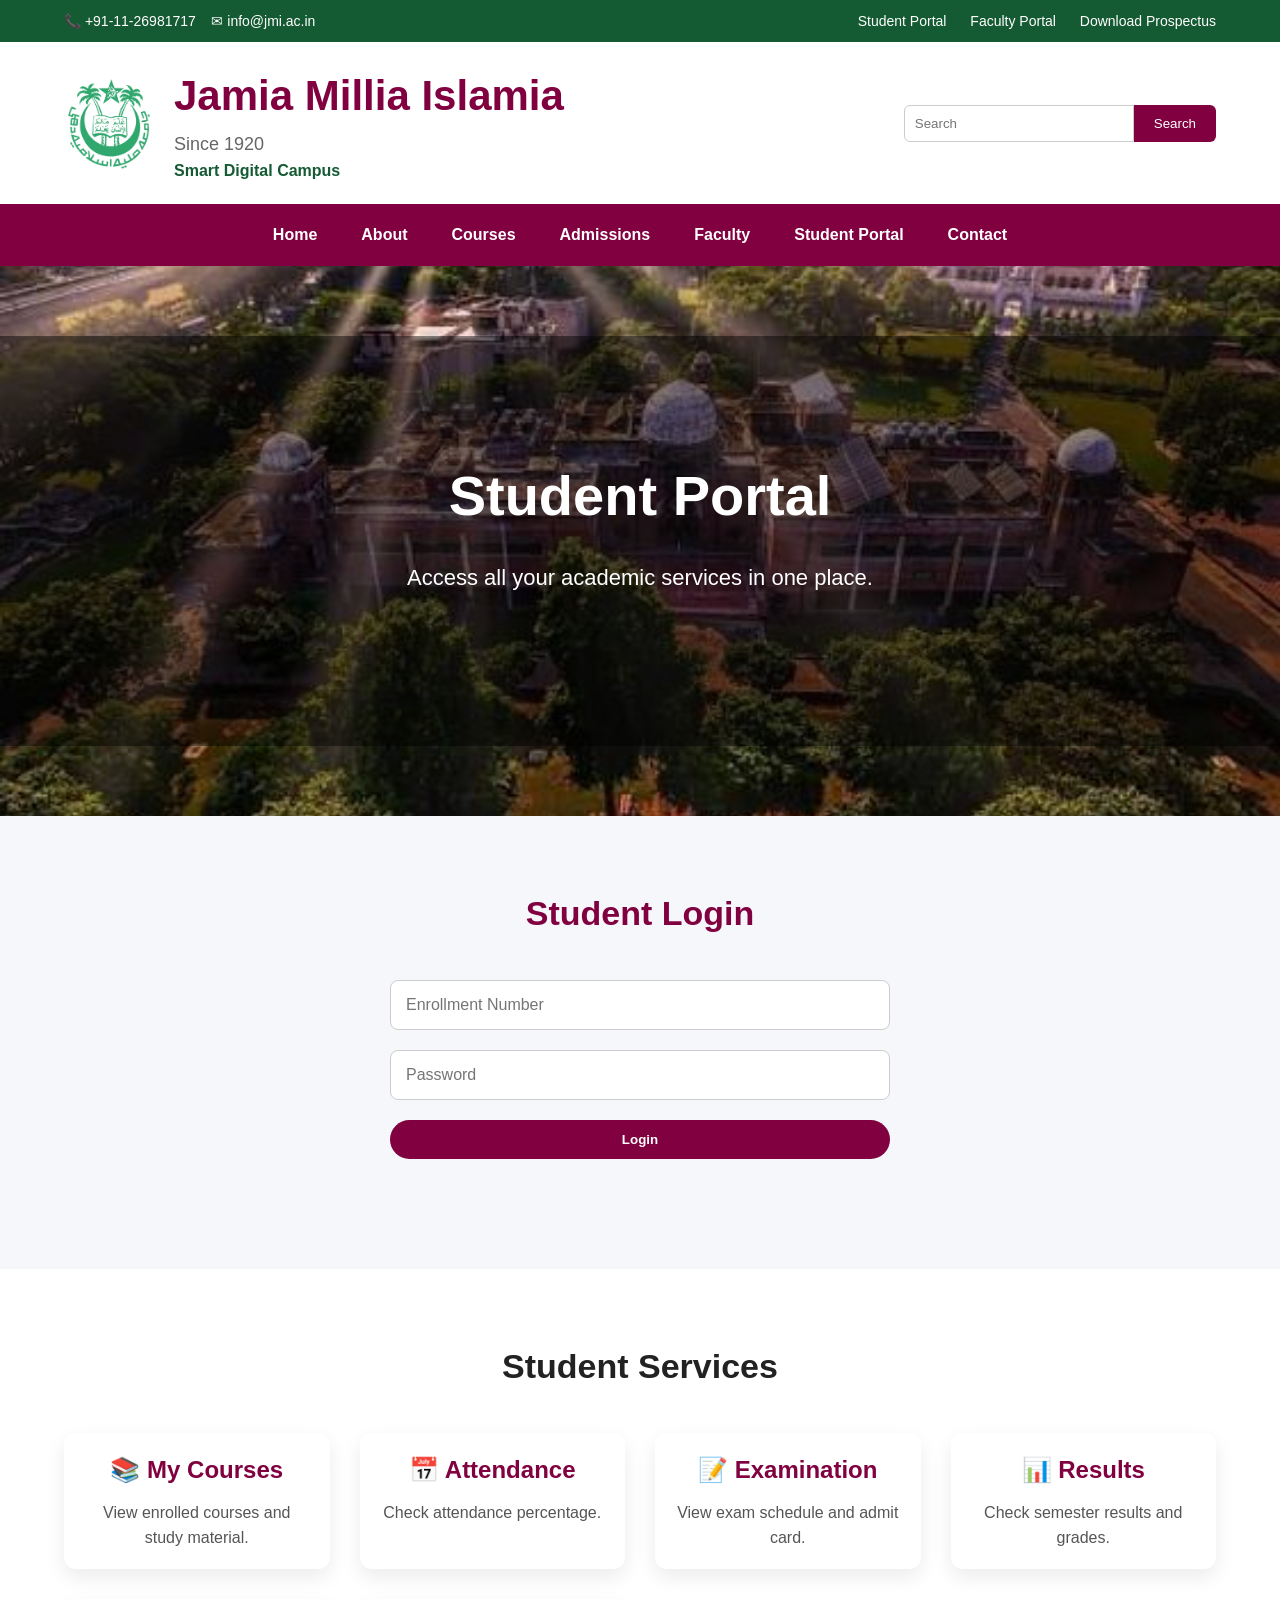
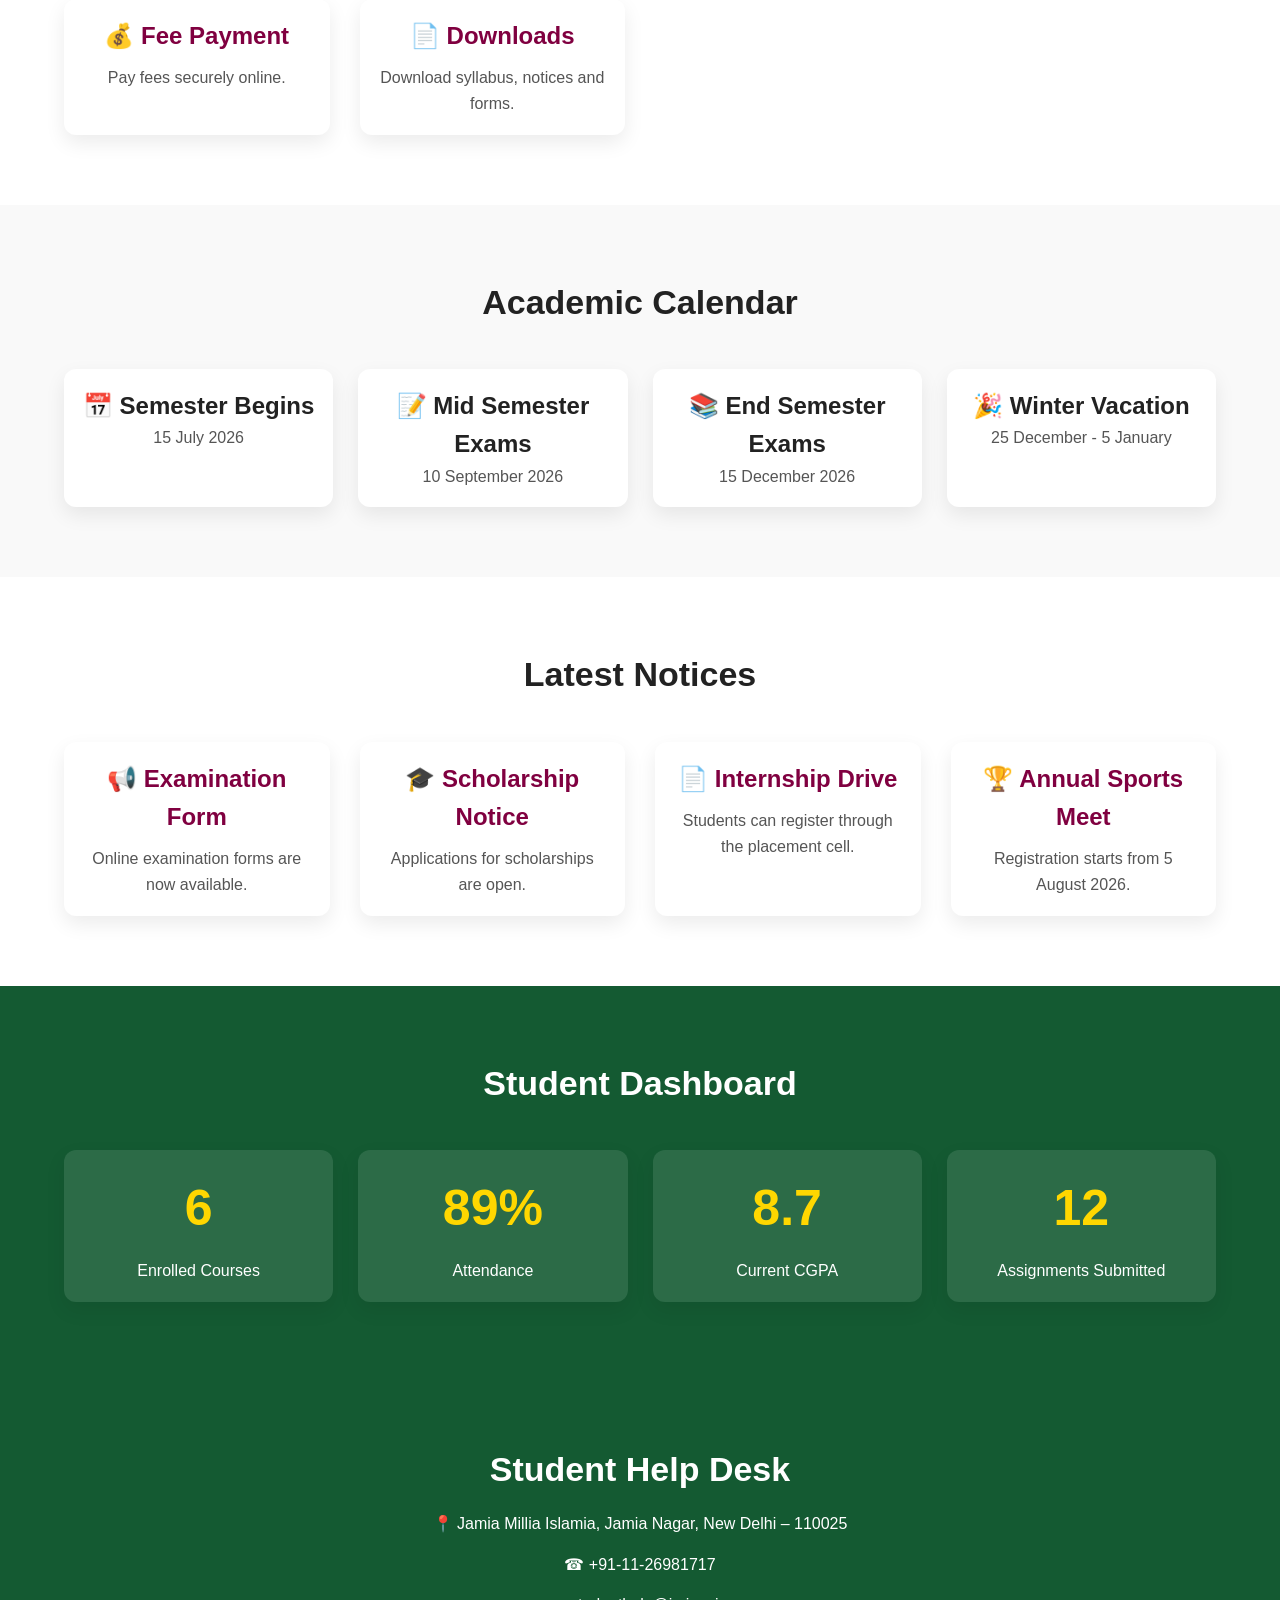
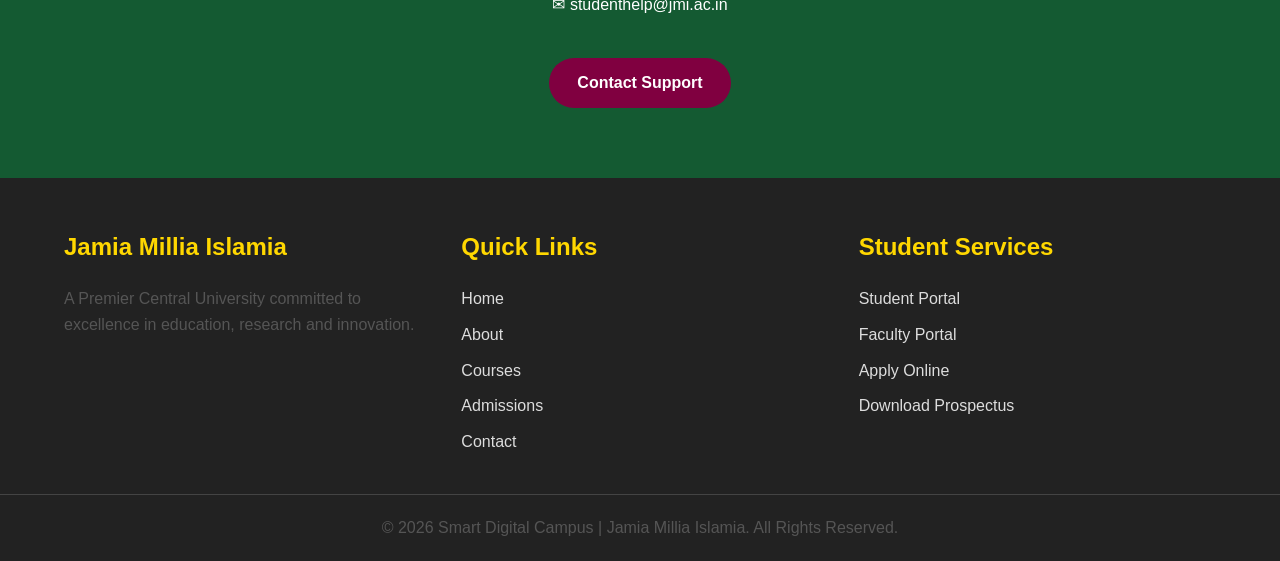
<file: student-portal.html>
<!DOCTYPE html>

<html lang="en">

<head>

<meta charset="UTF-8">

<meta name="viewport" content="width=device-width, initial-scale=1.0">

<title>Student Portal | Smart Digital Campus</title>

<link rel="stylesheet" href="style.css">

</head>

<body>

<!-- =======================
TOP BAR
======================= -->

<div class="top-bar">

<div class="container top-container">

<div class="left-info">

📞 +91-11-26981717

&nbsp;&nbsp;

✉ info@jmi.ac.in

</div>

<div class="right-info">

<a href="student-portal.html">Student Portal</a>

<a href="faculty-portal.html">Faculty Portal</a>

<a href="prospectus.html">Download Prospectus</a>

</div>

</div>

</div>

<!-- =======================
HEADER
======================= -->

<header>

<div class="container header-container">

<div class="logo-section">

<img src="images/logo.png" alt="Logo">

</div>

<div class="title-section">

<h1>Jamia Millia Islamia</h1>

<p>Since 1920</p>

<span>Smart Digital Campus</span>

</div>

<div class="search-box">

<input type="text" placeholder="Search">

<button>Search</button>

</div>

</div>

</header>

<!-- =======================
NAVIGATION
======================= -->

<nav>

<ul class="navbar container">

<li><a href="index.html">Home</a></li>

<li><a href="about.html">About</a></li>

<li><a href="courses.html">Courses</a></li>

<li><a href="admissions.html">Admissions</a></li>

<li><a href="faculty.html">Faculty</a></li>

<li><a href="student-portal.html">Student Portal</a></li>

<li><a href="contact.html">Contact</a></li>

</ul>

</nav>

<!-- =======================
HERO
======================= -->

<section class="hero">

<div class="hero-overlay">

<div class="container">

<h2>Student Portal</h2>

<p>

Access all your academic services in one place.

</p>

</div>

</div>

</section>

<!-- =======================
LOGIN FORM
======================= -->

<section class="about">

<div class="container">

<h2 style="text-align:center;color:#800040;">

Student Login

</h2>

<form class="login-form">

<input type="text" placeholder="Enrollment Number" required>

<input type="password" placeholder="Password" required>

<button class="btn">Login</button>

</form>

</div>

</section>

<!-- =======================
STUDENT SERVICES
======================= -->

<section class="programs">

<div class="container">

<h2>Student Services</h2>

<div class="program-grid">

<div class="card">

<h3>📚 My Courses</h3>

<p>View enrolled courses and study material.</p>

</div>

<div class="card">

<h3>📅 Attendance</h3>

<p>Check attendance percentage.</p>

</div>

<div class="card">

<h3>📝 Examination</h3>

<p>View exam schedule and admit card.</p>

</div>

<div class="card">

<h3>📊 Results</h3>

<p>Check semester results and grades.</p>

</div>

<div class="card">

<h3>💰 Fee Payment</h3>

<p>Pay fees securely online.</p>

</div>

<div class="card">

<h3>📄 Downloads</h3>

<p>Download syllabus, notices and forms.</p>

</div>

</div>

</div>

</section>
<!-- =======================
ACADEMIC CALENDAR
======================= -->

<section class="quick-links">

<div class="container">

<h2>Academic Calendar</h2>

<div class="quick-grid">

<div class="card">

<h3>📅 Semester Begins</h3>

<p>15 July 2026</p>

</div>

<div class="card">

<h3>📝 Mid Semester Exams</h3>

<p>10 September 2026</p>

</div>

<div class="card">

<h3>📚 End Semester Exams</h3>

<p>15 December 2026</p>

</div>

<div class="card">

<h3>🎉 Winter Vacation</h3>

<p>25 December - 5 January</p>

</div>

</div>

</div>

</section>



<!-- =======================
LATEST NOTICES
======================= -->

<section class="programs">

<div class="container">

<h2>Latest Notices</h2>

<div class="program-grid">

<div class="card">

<h3>📢 Examination Form</h3>

<p>Online examination forms are now available.</p>

</div>

<div class="card">

<h3>🎓 Scholarship Notice</h3>

<p>Applications for scholarships are open.</p>

</div>

<div class="card">

<h3>📄 Internship Drive</h3>

<p>Students can register through the placement cell.</p>

</div>

<div class="card">

<h3>🏆 Annual Sports Meet</h3>

<p>Registration starts from 5 August 2026.</p>

</div>

</div>

</div>

</section>



<!-- =======================
STUDENT DASHBOARD
======================= -->

<section class="statistics">

<div class="container">

<h2>Student Dashboard</h2>

<div class="stats-grid">

<div class="card">

<h1>6</h1>

<p>Enrolled Courses</p>

</div>

<div class="card">

<h1>89%</h1>

<p>Attendance</p>

</div>

<div class="card">

<h1>8.7</h1>

<p>Current CGPA</p>

</div>

<div class="card">

<h1>12</h1>

<p>Assignments Submitted</p>

</div>

</div>

</div>

</section>



<!-- =======================
HELP & SUPPORT
======================= -->

<section class="contact-home">

<div class="container">

<h2>Student Help Desk</h2>

<p>

📍 Jamia Millia Islamia, Jamia Nagar, New Delhi – 110025

</p>

<p>

☎ +91-11-26981717

</p>

<p>

✉ studenthelp@jmi.ac.in

</p>

<br>

<a href="contact.html" class="btn">

Contact Support

</a>

</div>

</section>



<!-- =======================
FOOTER
======================= -->

<footer>

<div class="container footer-grid">

<div>

<h3>Jamia Millia Islamia</h3>

<p>

A Premier Central University committed to excellence in education, research and innovation.

</p>

</div>

<div>

<h3>Quick Links</h3>

<ul>

<li><a href="index.html">Home</a></li>

<li><a href="about.html">About</a></li>

<li><a href="courses.html">Courses</a></li>

<li><a href="admissions.html">Admissions</a></li>

<li><a href="contact.html">Contact</a></li>

</ul>

</div>

<div>

<h3>Student Services</h3>

<ul>

<li><a href="student-portal.html">Student Portal</a></li>

<li><a href="faculty-portal.html">Faculty Portal</a></li>

<li><a href="apply.html">Apply Online</a></li>

<li><a href="prospectus.html">Download Prospectus</a></li>

</ul>

</div>

</div>

<div class="copyright">

<p>

© 2026 Smart Digital Campus | Jamia Millia Islamia. All Rights Reserved.

</p>

</div>

</footer>

</body>

</html>
</file>
<file: style.css>
/* ==========================================
   SMART DIGITAL CAMPUS
   Global Stylesheet
   ========================================== */

/* Remove default browser spacing */

*{
    margin:0;
    padding:0;
    box-sizing:border-box;
}

/* Smooth scrolling */

html{
    scroll-behavior:smooth;
}

/* Body */

body{

    font-family:Arial, Helvetica, sans-serif;

    background:#f5f7fa;

    color:#222;

    line-height:1.6;

}

/* Images */

img{

    max-width:100%;

    display:block;

}

/* Links */

a{

    text-decoration:none;

    color:inherit;

}

/* Lists */

ul{

    list-style:none;

}

/* Reusable container */

.container{

    width:90%;

    max-width:1200px;

    margin:auto;

}

/* Buttons */

/* ===============================
   BUTTONS
================================ */

.btn{

display:inline-block;

padding:12px 28px;

background:#800040;

color:white;

text-decoration:none;

border:none;

border-radius:30px;

font-weight:bold;

cursor:pointer;

transition:.3s;

}

.btn:hover{

background:#a00050;

transform:translateY(-4px);

box-shadow:0 12px 25px rgba(0,0,0,.2);

}

/* Section */

section{

    padding:70px 0;

}

/* Headings */

h1{

    font-size:46px;

}

h2{

    font-size:34px;

}

h3{

    font-size:24px;

}

p{

    color:#555;

}

/* Cards */

.card{

    background:white;

    border-radius:12px;

    padding:18px;

    box-shadow:0 8px 20px rgba(0,0,0,.08);

    transition:.3s;

}

.card:hover{

    transform:translateY(-6px);

}

/* Responsive */

@media(max-width:768px){

h1{

font-size:34px;

}

h2{

font-size:28px;

}

.container{

width:95%;

}

}
/* ==========================================
   TOP BAR
========================================== */

.top-bar{
    background:#145A32;
    color:white;
    font-size:14px;
    padding:10px 0;
}

.top-container{
    display:flex;
    justify-content:space-between;
    align-items:center;
    flex-wrap:wrap;
}

.right-info a{
    color:white;
    margin-left:20px;
    transition:0.3s;
}

.right-info a:hover{
    color:#ffd700;
}

/* ==========================================
   HEADER
========================================== */

header{
    background:white;
    padding:20px 0;
}

.header-container{
    display:flex;
    justify-content:space-between;
    align-items:center;
    flex-wrap:wrap;
}

.logo-section img{
    width:90px;
}

.title-section{
    flex:1;
    margin-left:20px;
}

.title-section h1{
    color:#800040;
    font-size:42px;
}

.title-section p{
    color:#666;
    font-size:18px;
}

.title-section span{
    color:#145A32;
    font-weight:bold;
}

/* ==========================================
   SEARCH BOX
========================================== */

.search-box{
    display:flex;
}

.search-box input{
    padding:10px;
    width:230px;
    border:1px solid #ccc;
    border-radius:6px 0 0 6px;
    outline:none;
}

.search-box button{
    background:#800040;
    color:white;
    border:none;
    padding:10px 20px;
    cursor:pointer;
    border-radius:0 6px 6px 0;
}

.search-box button:hover{
    background:#5e002e;
}

/* ==========================================
   NAVBAR
========================================== */

nav{
    background:#800040;
    position:sticky;
    top:0;
    z-index:1000;
}

.navbar{
    display:flex;
    justify-content:center;
    align-items:center;
}

.navbar li{
    position:relative;
}

.navbar a{
    color:white;
    display:block;
    padding:18px 22px;
    font-weight:bold;
    transition:0.3s;
}

.navbar a:hover{
    background:#5e002e;
}

/* ==========================================
   DROPDOWN
========================================== */

.dropdown-menu{
    display:none;
    position:absolute;
    top:100%;
    left:0;
    background:white;
    min-width:220px;
    box-shadow:0 6px 15px rgba(0,0,0,0.15);
}

.dropdown-menu li{
    width:100%;
}

.dropdown-menu a{
    color:#333;
    padding:12px;
}

.dropdown-menu a:hover{
    background:#f3f3f3;
    color:#800040;
}

.dropdown:hover .dropdown-menu{
    display:block;
}

/* ==========================================
   HERO
========================================== */

.hero{
    position:relative;
    height:550px;
    background:url("images/hero.jpg");
    background-size:cover;
    background-position:center;
    overflow:hidden;
}

.hero-overlay{
    width:100%;
    height:100%;
    background:rgba(0,0,0,0.45);
    display:flex;
    align-items:center;
    justify-content:center;
    text-align:center;
}

.hero h2{
    color:white;
    font-size:56px;
    margin-bottom:20px;
}

.hero p{
    color:white;
    font-size:22px;
    margin-bottom:35px;
}

/* QUICK LINKS */

.quick-links{
    background:#f9f9f9;
    text-align:center;
}

.quick-grid{
    display:grid;
    grid-template-columns:repeat(auto-fit,minmax(240px,1fr));
    gap:25px;
    margin-top:40px;
}

.quick-grid .card{
    text-decoration:none;
    color:#222;
}

/* ABOUT */

.about-container{
    display:flex;
    align-items:center;
    gap:50px;
    flex-wrap:wrap;
}

.about-image{
    flex:1;
}

.about-image img{
    border-radius:10px;
}

.about-text{
    flex:1;
}

.about-text h2{
    color:#800040;
    margin-bottom:20px;
}

.about-text p{
    margin-bottom:20px;
}
/* ===============================
   ANNOUNCEMENTS
================================ */

.announcements{
background:#ffffff;
text-align:center;
}

.announcement-list{
display:grid;
grid-template-columns:repeat(auto-fit,minmax(280px,1fr));
gap:25px;
margin-top:40px;
}

/* ===============================
   EVENTS
================================ */

.events{
background:#f7f7f7;
text-align:center;
}

.event-grid{
display:grid;
grid-template-columns:repeat(auto-fit,minmax(320px,1fr));
gap:30px;
margin-top:40px;
}

.event-grid img{
height:220px;
width:100%;
object-fit:cover;
border-radius:10px;
}

/* ===============================
   PROGRAMS
================================ */

.programs{
background:white;
text-align:center;
}

.program-grid{
display:grid;
grid-template-columns:repeat(auto-fit,minmax(240px,1fr));
gap:30px;
margin-top:40px;
}

.program-grid h3{
color:#800040;
margin-bottom:10px;
}

.program-grid .btn{
margin-top:15px;
}

/* ===============================
   STATISTICS
================================ */

.statistics{
background:#145A32;
color:white;
text-align:center;
}

.statistics h2{
color:white;
margin-bottom:40px;
}

.stats-grid{
display:grid;
grid-template-columns:repeat(auto-fit,minmax(200px,1fr));
gap:25px;
}

.statistics .card{
background:rgba(255,255,255,0.1);
color:white;
}

.statistics .card p{
color:white;
}

.statistics h1{
font-size:50px;
margin-bottom:10px;
color:#FFD700;
}
/* ===================================
   FACILITIES
=================================== */

.facilities{
background:#ffffff;
text-align:center;
}

.facility-grid{
display:grid;
grid-template-columns:repeat(auto-fit,minmax(300px,1fr));
gap:30px;
margin-top:40px;
}

.facility-grid img{
width:100%;
height:220px;
object-fit:cover;
border-radius:10px;
}

/* ===================================
   GALLERY
=================================== */

.gallery{
background:#f5f7fa;
text-align:center;
}

.gallery-grid{
display:grid;
grid-template-columns:repeat(auto-fit,minmax(250px,1fr));
gap:20px;
margin-top:40px;
}

.gallery-grid img{
width:100%;
height:220px;
object-fit:cover;
border-radius:10px;
transition:0.3s;
}

.gallery-grid img:hover{
transform:scale(1.03);
}

/* ===================================
   TESTIMONIALS
=================================== */

.testimonials{
background:white;
text-align:center;
}

.testimonial-grid{
display:grid;
grid-template-columns:repeat(auto-fit,minmax(300px,1fr));
gap:30px;
margin-top:40px;
}

.testimonial-grid h3{
margin-top:20px;
color:#800040;
}

/* ===================================
   CONTACT
=================================== */

.contact-home{
background:#145A32;
color:white;
text-align:center;
}

.contact-home h2,
.contact-home p{
color:white;
margin-bottom:15px;
}

/* ===================================
   FOOTER
=================================== */

footer{
background:#222;
color:white;
padding:50px 0 20px;
}

.footer-grid{
display:grid;
grid-template-columns:repeat(auto-fit,minmax(250px,1fr));
gap:40px;
}

footer h3{
margin-bottom:20px;
color:#FFD700;
}

footer ul{
padding:0;
}

footer li{
margin-bottom:10px;
}

footer a{
color:#ddd;
}

footer a:hover{
color:white;
}

.copyright{
text-align:center;
margin-top:30px;
padding-top:20px;
border-top:1px solid #444;
}
/* ===============================
COURSE TABLE
=============================== */

.course-table{
width:100%;
border-collapse:collapse;
margin-top:30px;
background:#ffffff;
box-shadow:0 5px 15px rgba(0,0,0,0.08);
}

.course-table th,
.course-table td{
padding:15px;
border:1px solid #ddd;
text-align:center;
}

.course-table th{
background:#800040;
color:white;
}

.course-table tr:nth-child(even){
background:#f5f5f5;
}

.course-table tr:hover{
background:#eeeeee;
}
/* ===========================
LOGIN FORM
=========================== */

.login-form{

max-width:500px;

margin:40px auto;

display:flex;

flex-direction:column;

gap:20px;

}

.login-form input{

padding:15px;

border:1px solid #ccc;

border-radius:8px;

font-size:16px;

}

.login-form button{

width:100%;

}
/* ===========================
FORM SELECT & TEXTAREA
=========================== */

.login-form select,
.login-form textarea{

padding:15px;

border:1px solid #ccc;

border-radius:8px;

font-size:16px;

width:100%;

font-family:inherit;

resize:vertical;

}
/* ===============================
   SMOOTH SCROLL
================================ */

html{
scroll-behavior:smooth;
}

*{
transition:0.3s ease;
}
/* =====================================================
   SMART CAMPUS ASSISTANT
===================================================== */

.hero{
    position:relative;
}

.assistant{

    position:absolute;

    right:35px;

    top:120px;

    width:290px;

    background:rgba(255,255,255,.92);

    backdrop-filter:blur(12px);

    border-radius:20px;

    overflow:hidden;

    box-shadow:0 15px 35px rgba(0,0,0,.25);

    z-index:999;

    font-family:Arial, sans-serif;

}

.assistant-header{

    background:linear-gradient(135deg,#800040,#5b012d);

    color:white;

    padding:15px 18px;

    display:flex;

    justify-content:space-between;

    align-items:center;

}

.assistant-title{

    font-size:17px;

    font-weight:bold;

}

.assistant-status{

    display:flex;

    align-items:center;

    gap:6px;

    font-size:13px;

}

.online-dot{

    width:10px;

    height:10px;

    background:#00d84a;

    border-radius:50%;

    animation:blink 1s infinite;

}

@keyframes blink{

50%{

opacity:.3;

}

}

.assistant-body{

padding:20px;

text-align:center;

}

.assistant-body h3{

color:#800040;

margin-bottom:10px;

}

.assistant-body p{

font-size:14px;

line-height:1.6;

color:#444;

margin-bottom:18px;

}

.assistant-btn{

display:block;

background:#145A32;

color:white;

padding:12px;

border-radius:30px;

font-weight:bold;

cursor:pointer;

text-decoration:none;

transition:.3s;

}

.assistant-btn:hover{

background:#0f4627;

transform:translateY(-2px);

}

#start{

display:none;

}
.chat-window{
display:block;
margin-top:20px;

animation:fade .4s ease;

}

#start:checked ~ .chat-window{

display:block;

}

@keyframes fade{

from{

opacity:0;

transform:translateY(15px);

}

to{

opacity:1;

transform:translateY(0);

}

}

.chat-window input{

display:none;

}

.option{

display:block;

background:#f3f3f3;

padding:12px;

margin:10px 0;

border-radius:10px;

cursor:pointer;

font-weight:600;

transition:.3s;

}

.option:hover{

background:#800040;

color:white;

transform:translateX(5px);

}

.student-menu,

.new-menu{

display:none;

margin-top:15px;

}

#student:checked ~ .student-menu{

display:block;

}

#new:checked ~ .new-menu{

display:block;

}

.answer-box{

margin-top:18px;

padding:15px;

background:#fff7e8;

border-left:5px solid orange;

border-radius:10px;

text-align:left;

}

.apply-link{

display:inline-block;

margin-top:12px;

color:#800040;

font-weight:bold;

text-decoration:none;

}

.apply-link:hover{

text-decoration:underline;

}
/* ===========================
   Responsive Assistant
=========================== */

@media (max-width:992px){

.assistant{

position:relative;

top:20px;

right:auto;

left:50%;

transform:translateX(-50%);

width:90%;

max-width:340px;

margin:30px auto;

}

}
.assistant-title{

font-size:18px;

font-weight:bold;

}

.assistant-status{

display:flex;

align-items:center;

gap:6px;

font-size:13px;

color:white;

}

.online-dot{

width:10px;

height:10px;

background:#00d84a;

border-radius:50%;

animation:blink 1s infinite;

}
#start{

display:none;

}

.chat-window{

display:none;

margin-top:20px;

}

#start:checked~.chat-window{

display:block;

animation:fade .4s;

}

@keyframes fade{

from{

opacity:0;

transform:translateY(20px);

}

to{

opacity:1;

transform:translateY(0);

}

}
/*==========================================
YOUR ASSISTANT
==========================================*/

.assistant-box{

position:absolute;

right:30px;

bottom:25px;

width:250px;

background:rgba(255,255,255,.96);

border-radius:18px;

overflow:hidden;

box-shadow:0 15px 35px rgba(0,0,0,.30);

font-family:Arial,sans-serif;

z-index:999;

border:1px solid #ddd;

}

.assistant-head{

background:linear-gradient(135deg,#800040,#145A32);

padding:12px 15px;

display:flex;

justify-content:space-between;

align-items:center;

color:white;

}

.assistant-name{

font-size:17px;

font-weight:bold;

}

.assistant-online{

display:flex;

align-items:center;

gap:6px;

font-size:12px;

}

.online-dot{

width:10px;

height:10px;

background:#00ff55;

border-radius:50%;

box-shadow:0 0 10px #00ff55;

animation:blink 1s infinite;

}

@keyframes blink{

50%{

opacity:.3;

}

}

.assistant-body{

padding:15px;

}

.assistant-text{

text-align:center;

font-weight:bold;

color:#800040;

margin-bottom:12px;

}

.menu-box{

height:160px;

overflow-y:auto;

border:1px solid #ddd;

border-radius:10px;

padding:8px;

background:#fafafa;

}

.menu-box label{

display:block;

padding:8px;

margin:5px 0;

cursor:pointer;

border-radius:8px;

transition:.3s;

font-size:14px;

}

.menu-box label:hover{

background:#800040;

color:white;

}

.menu-box input{

margin-right:8px;

}

.assistant-button{

margin-top:15px;

width:100%;

padding:10px;

border:none;

border-radius:25px;

background:linear-gradient(135deg,#145A32,#0b7d45);

color:white;

font-weight:bold;

cursor:pointer;

transition:.3s;

}

.assistant-button:hover{

transform:translateY(-2px);

box-shadow:0 8px 18px rgba(0,0,0,.25);

}

.menu-box::-webkit-scrollbar{

width:6px;

}

.menu-box::-webkit-scrollbar-thumb{

background:#800040;

border-radius:10px;

}
</file>
